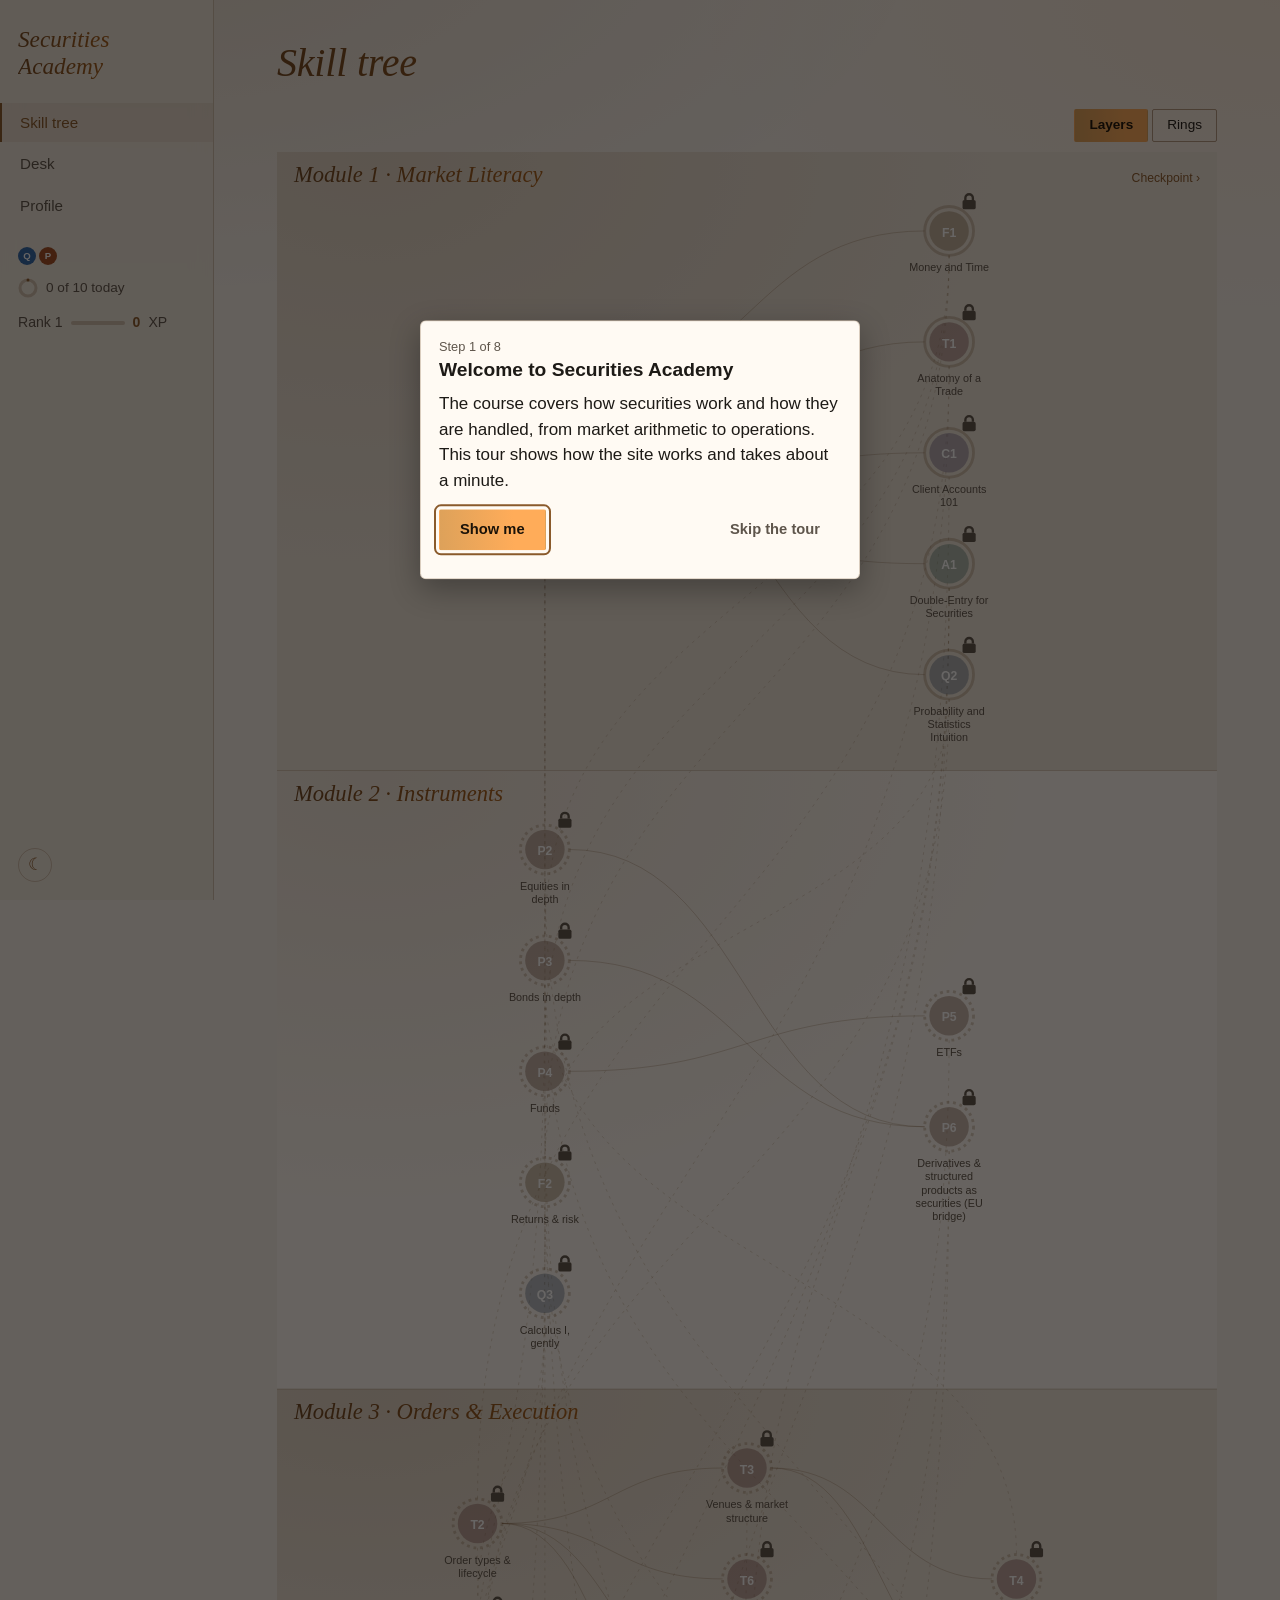
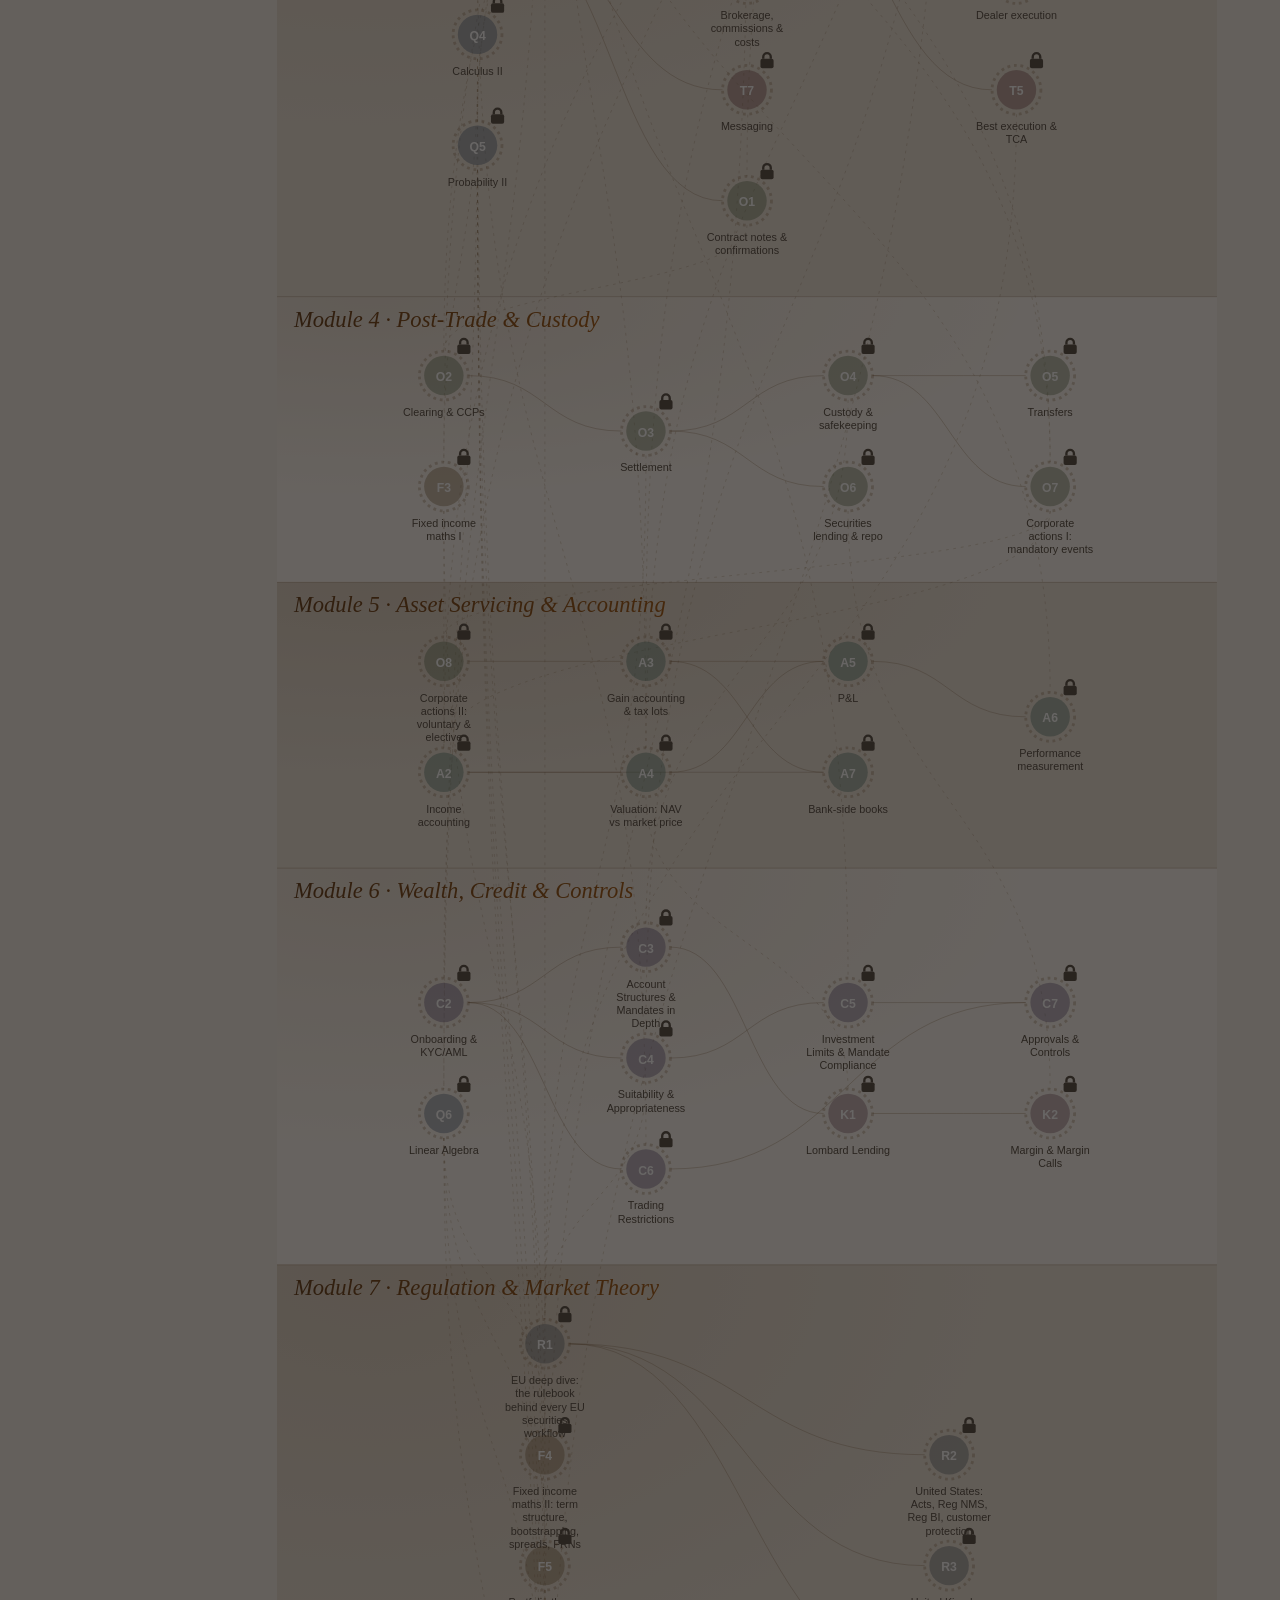
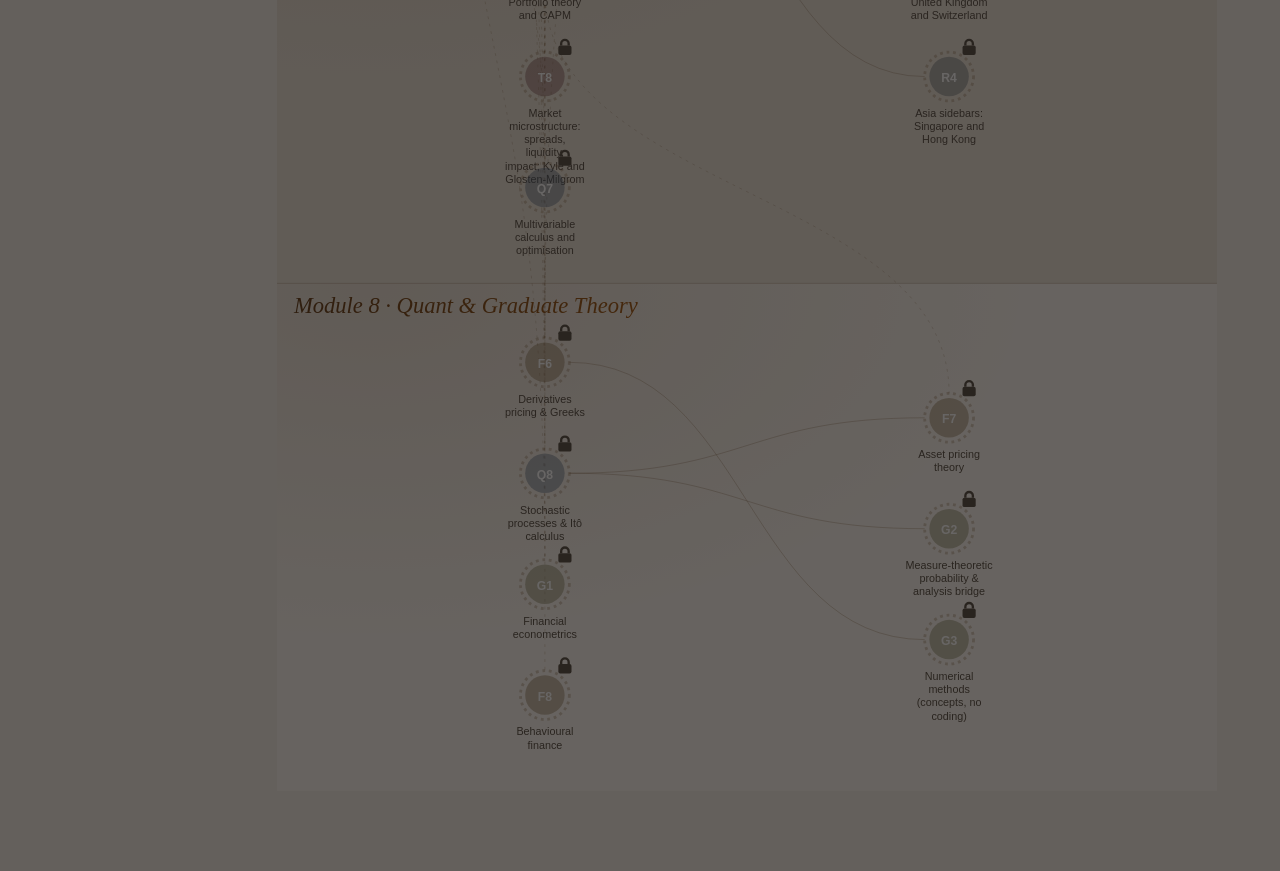
<file: index.html>
<!DOCTYPE html>
<html lang="en">
<head>
  <meta charset="utf-8">
  <meta name="viewport" content="width=device-width, initial-scale=1, viewport-fit=cover">
  <meta name="color-scheme" content="light dark">
  <title>Securities Academy</title>
  <link rel="icon" type="image/svg+xml" href="img/icon.svg">
  <script>/* theme before first paint: saved choice, else the system setting (followed live until the user picks one) */
  (function () { var d = document.documentElement, m = window.matchMedia && matchMedia('(prefers-color-scheme: light)'), saved = null;
    try { saved = localStorage.getItem('sa-theme'); } catch (e) {}
    d.setAttribute('data-theme', saved || (m && m.matches ? 'light' : 'dark'));
    try { var acc = JSON.parse(localStorage.getItem('sa-state-v1') || '{}').settings.accent; if (acc && acc !== 'copper') d.setAttribute('data-accent', acc); } catch (e) {}
    if (m && m.addEventListener) m.addEventListener('change', function (e) { var s = null; try { s = localStorage.getItem('sa-theme'); } catch (x) {} if (!s) { d.setAttribute('data-theme', e.matches ? 'light' : 'dark'); if (window.SA && SA.app && SA.app.refreshHeader) SA.app.refreshHeader(); } });
  })();</script>
  <link rel="stylesheet" href="vendor/katex/katex.min.css">
  <link rel="stylesheet" href="css/app.css?v=afa4e4afff">
</head>
<body>
  <button type="button" class="skip" onclick="document.getElementById('app').focus()">Skip to content</button>
  <header id="hdr" class="hdr"></header>
  <main id="app" tabindex="-1"><noscript>This course needs JavaScript.</noscript></main>
  <script src="vendor/katex/katex.min.js"></script>
  <script src="js/core.js?v=afa4e4afff"></script>
  <script src="js/games/blitz.js?v=afa4e4afff"></script>
  <script src="js/games/blitz-ledger.js?v=afa4e4afff"></script>
  <script src="js/games/ledger.js?v=afa4e4afff"></script>
  <script src="content/index.js?v=afa4e4afff"></script>
  <script src="js/storage.js?v=afa4e4afff"></script>
  <script src="js/markdown.js?v=afa4e4afff"></script>
  <script src="js/render.js?v=afa4e4afff"></script>
  <script src="js/views.js?v=afa4e4afff"></script>
  <script src="js/tour.js?v=afa4e4afff"></script>
  <script src="js/app.js?v=afa4e4afff"></script>
  <script src="js/calc.js?v=afa4e4afff"></script>
</body>
</html>
</file>
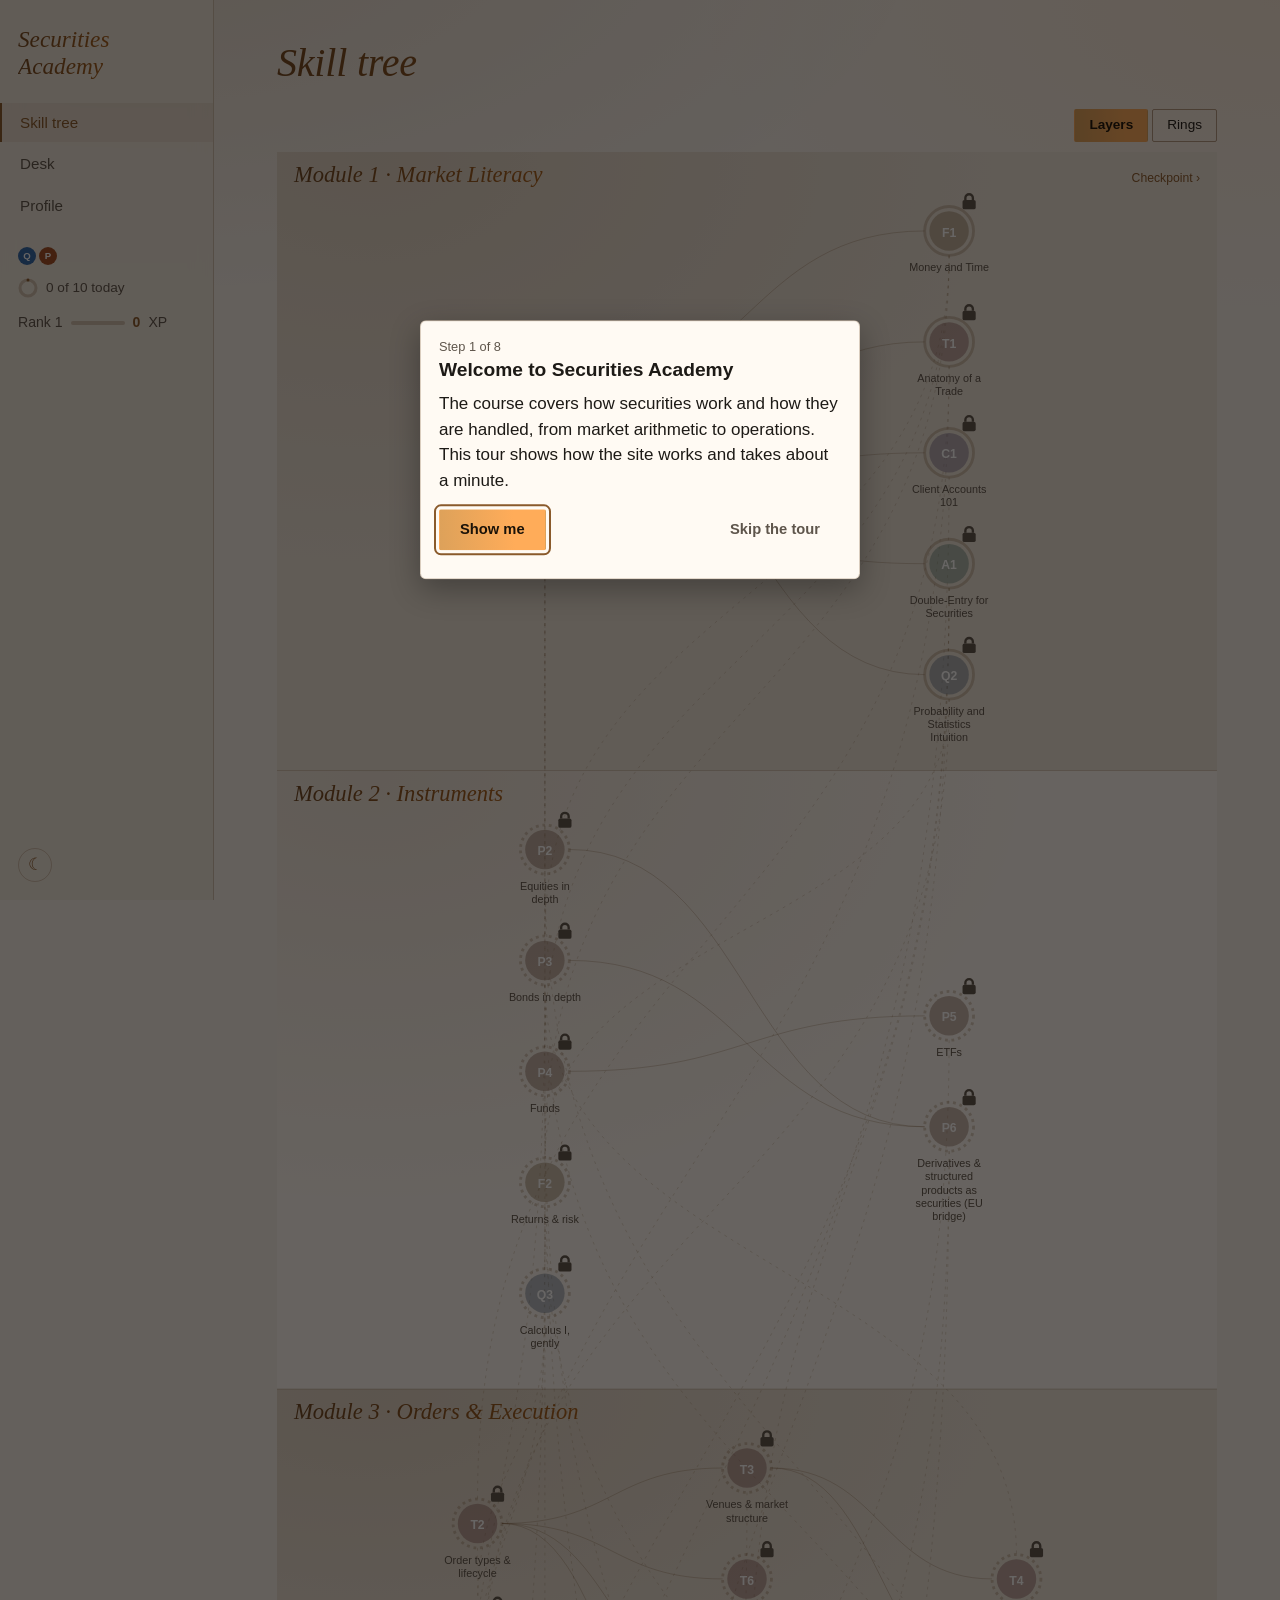
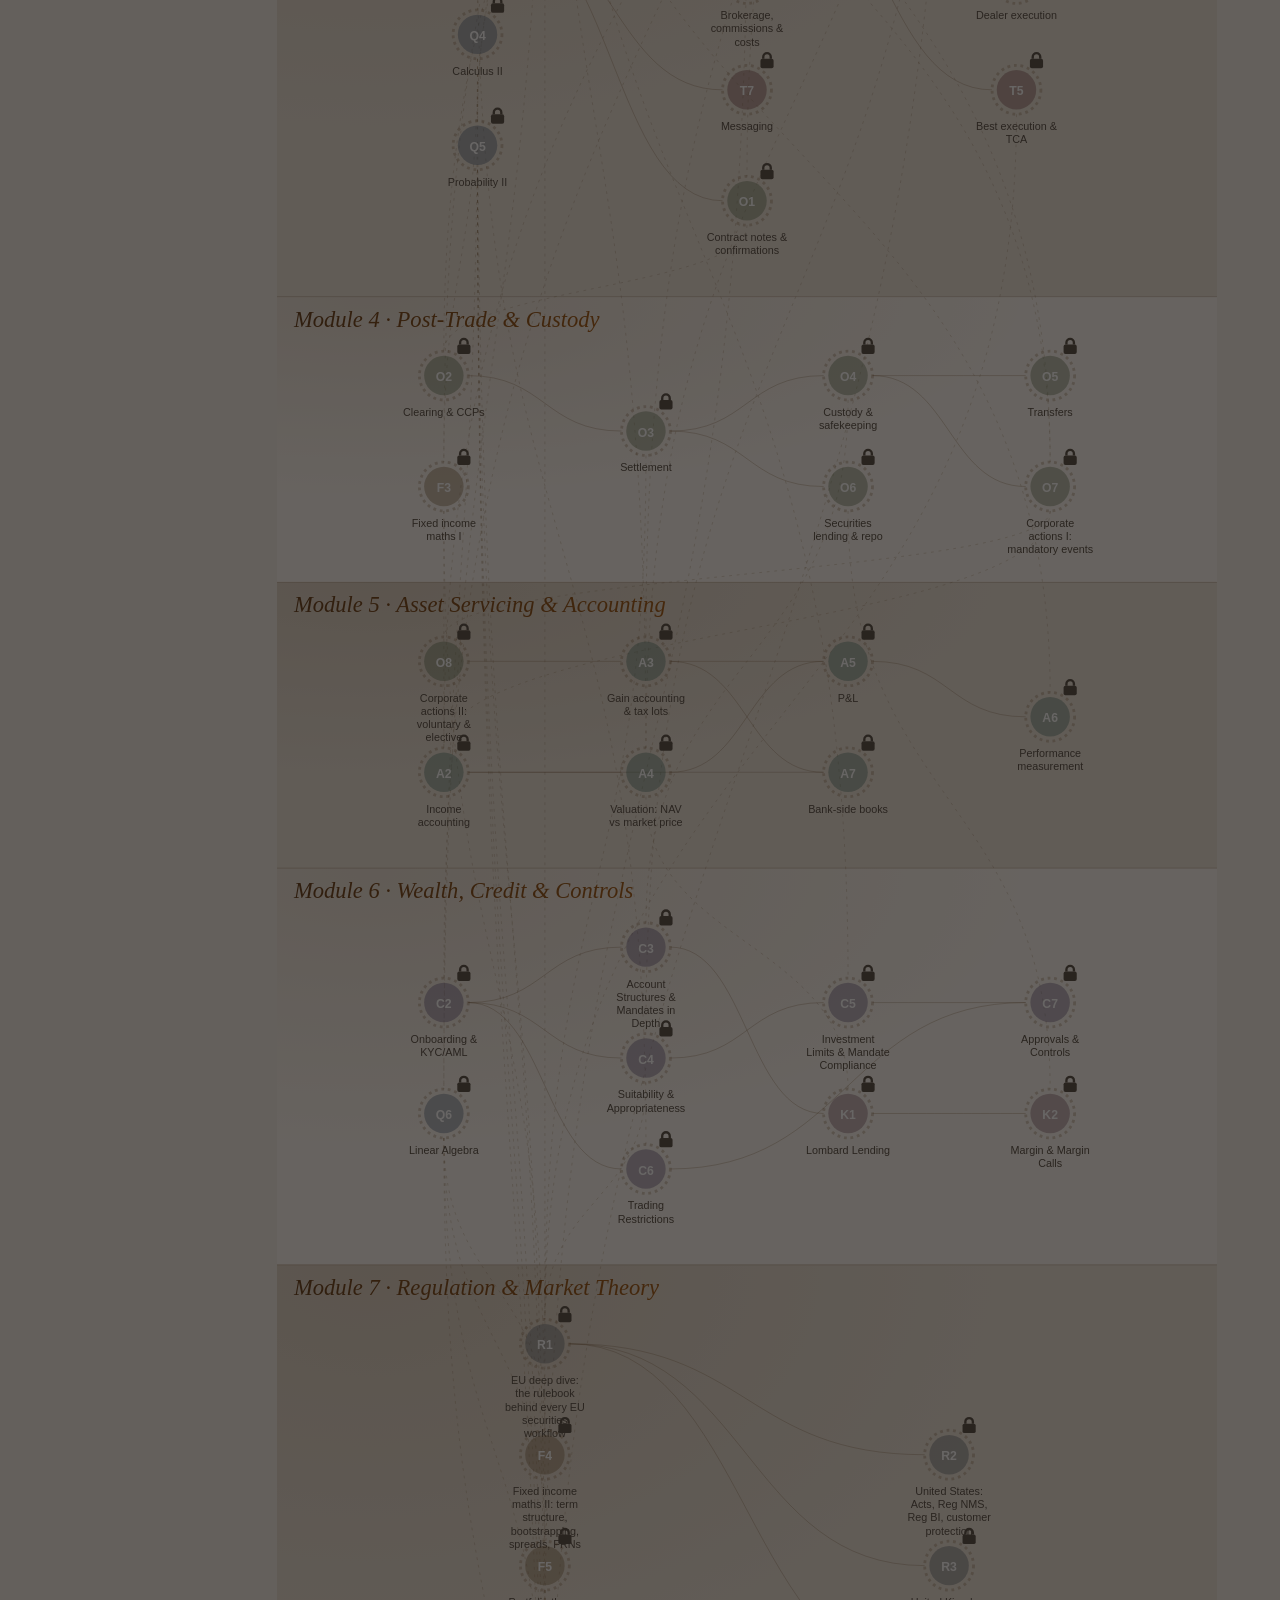
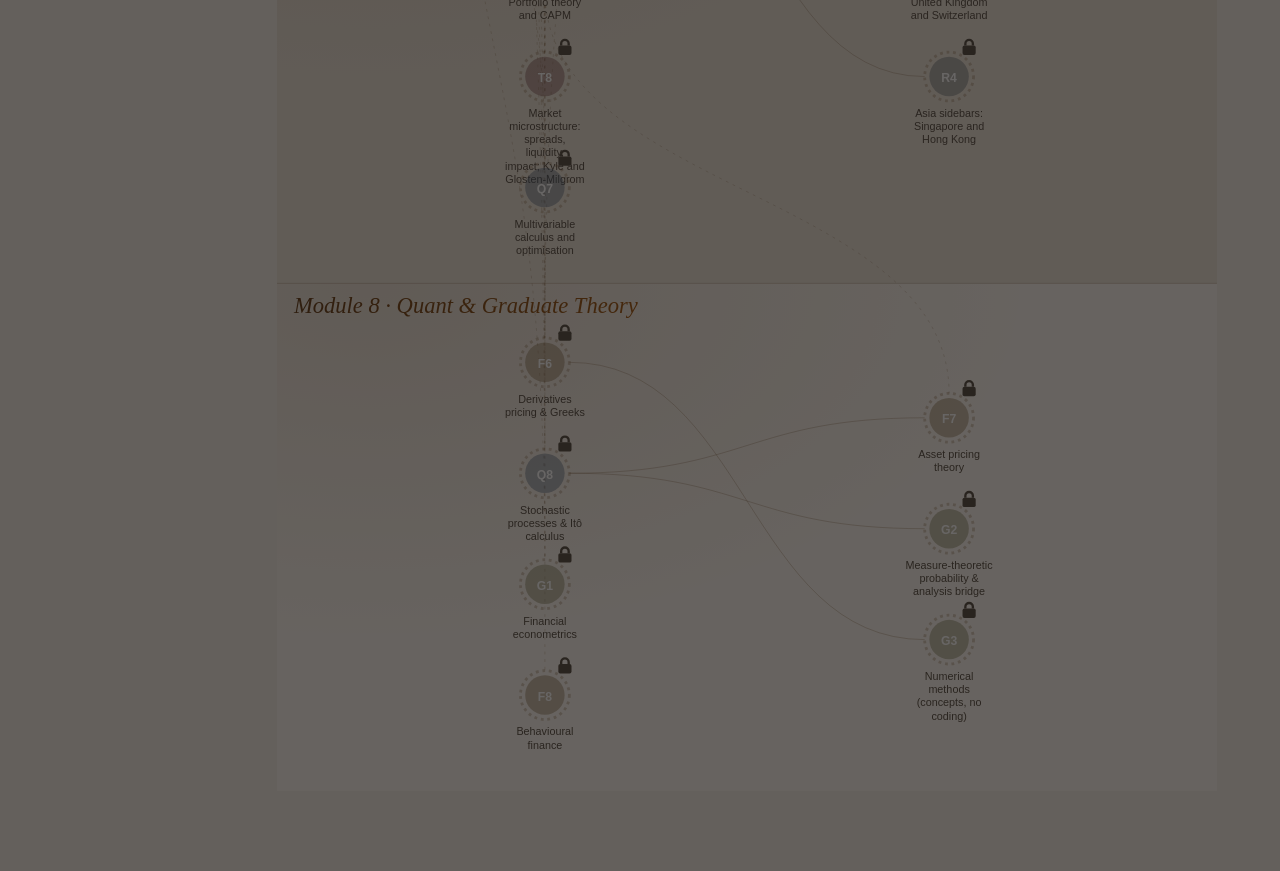
<file: app/index.html>
<!DOCTYPE html>
<html lang="en">
<head>
  <meta charset="utf-8">
  <meta name="viewport" content="width=device-width, initial-scale=1, viewport-fit=cover">
  <meta name="color-scheme" content="light dark">
  <title>Securities Academy</title>
  <link rel="icon" type="image/svg+xml" href="img/icon.svg">
  <script>/* theme before first paint: saved choice, else the system setting (followed live until the user picks one) */
  (function () { var d = document.documentElement, m = window.matchMedia && matchMedia('(prefers-color-scheme: light)'), saved = null;
    try { saved = localStorage.getItem('sa-theme'); } catch (e) {}
    d.setAttribute('data-theme', saved || (m && m.matches ? 'light' : 'dark'));
    try { var acc = JSON.parse(localStorage.getItem('sa-state-v1') || '{}').settings.accent; if (acc && acc !== 'copper') d.setAttribute('data-accent', acc); } catch (e) {}
    if (m && m.addEventListener) m.addEventListener('change', function (e) { var s = null; try { s = localStorage.getItem('sa-theme'); } catch (x) {} if (!s) { d.setAttribute('data-theme', e.matches ? 'light' : 'dark'); if (window.SA && SA.app && SA.app.refreshHeader) SA.app.refreshHeader(); } });
  })();</script>
  <link rel="stylesheet" href="vendor/katex/katex.min.css">
  <link rel="stylesheet" href="css/app.css?v=a622ac328d">
</head>
<body>
  <button type="button" class="skip" onclick="document.getElementById('app').focus()">Skip to content</button>
  <header id="hdr" class="hdr"></header>
  <main id="app" tabindex="-1"><noscript>This course needs JavaScript.</noscript></main>
  <script src="vendor/katex/katex.min.js"></script>
  <script src="js/core.js?v=a622ac328d"></script>
  <script src="js/games/blitz.js?v=a622ac328d"></script>
  <script src="js/games/blitz-ledger.js?v=a622ac328d"></script>
  <script src="js/games/ledger.js?v=a622ac328d"></script>
  <script src="content/index.js?v=a622ac328d"></script>
  <script src="js/storage.js?v=a622ac328d"></script>
  <script src="js/markdown.js?v=a622ac328d"></script>
  <script src="js/render.js?v=a622ac328d"></script>
  <script src="js/views.js?v=a622ac328d"></script>
  <script src="js/tour.js?v=a622ac328d"></script>
  <script src="js/app.js?v=a622ac328d"></script>
  <script src="js/calc.js?v=a622ac328d"></script>
</body>
</html>
</file>
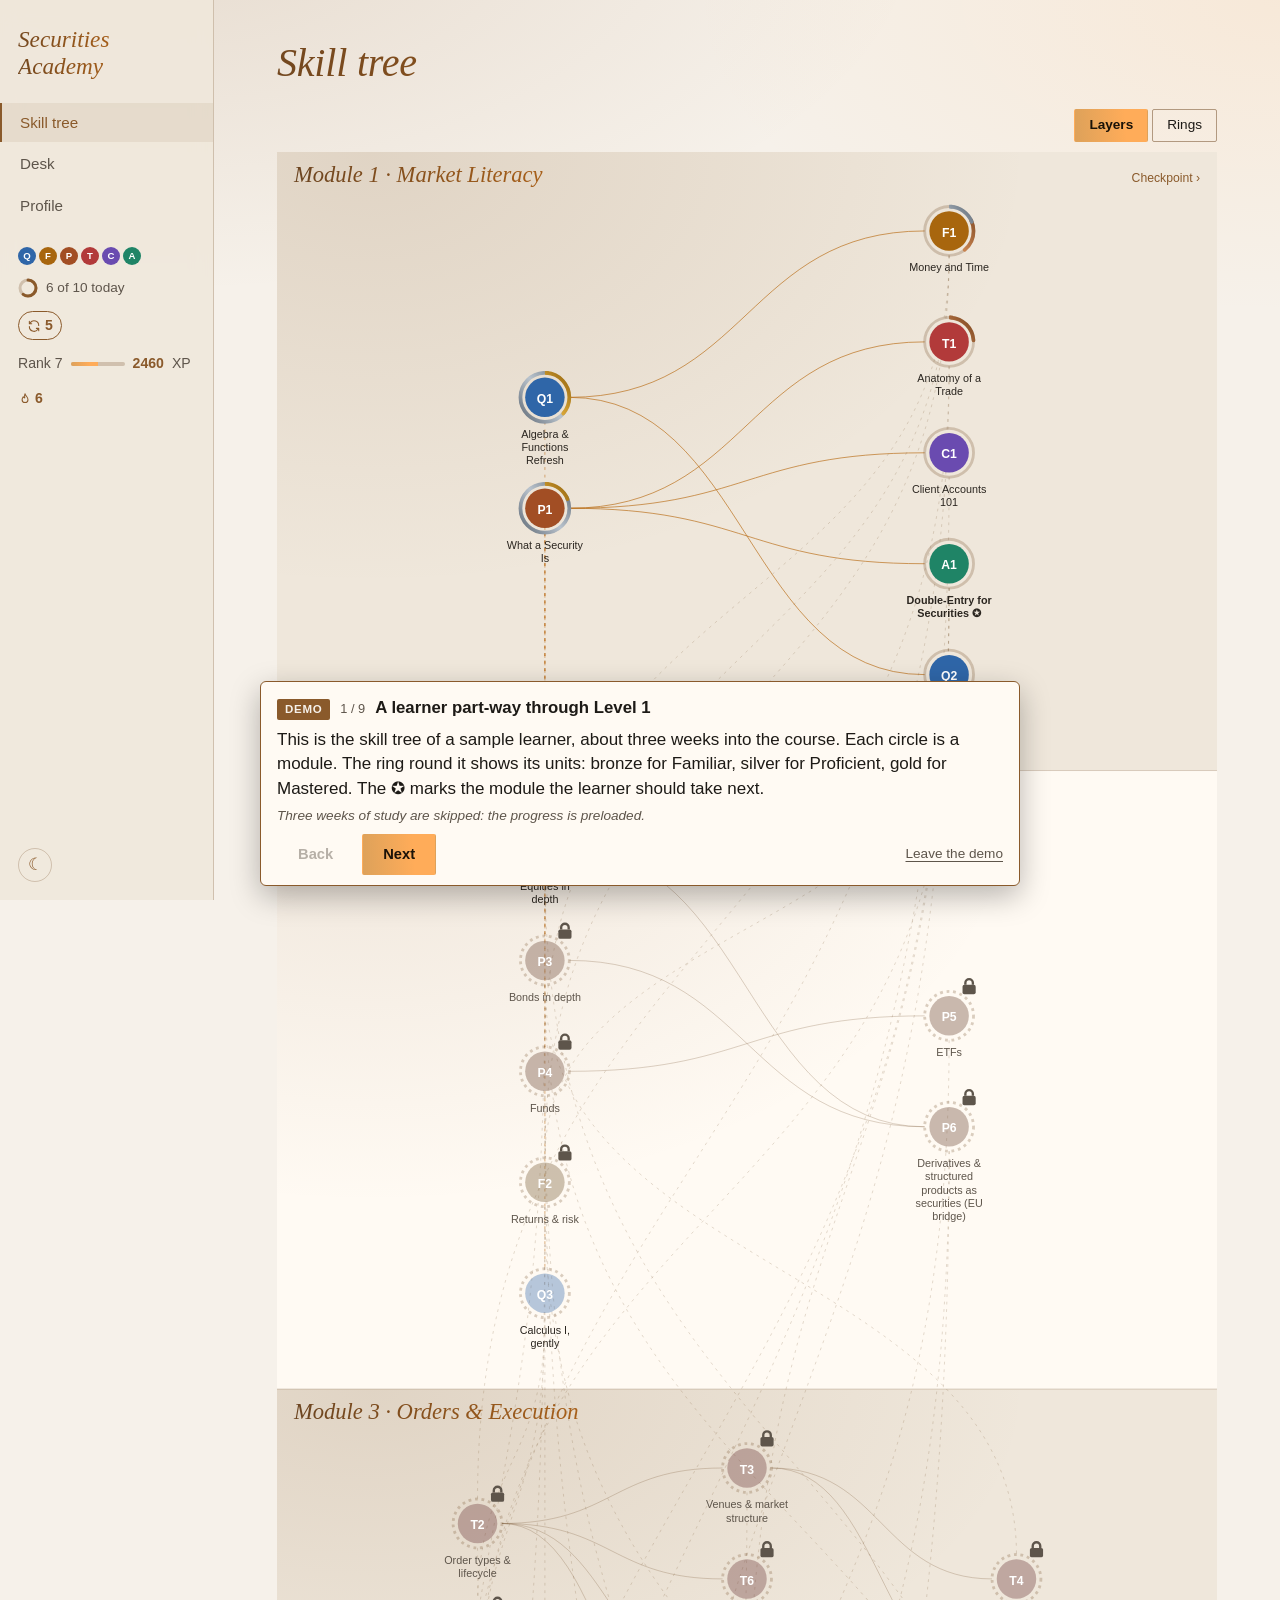
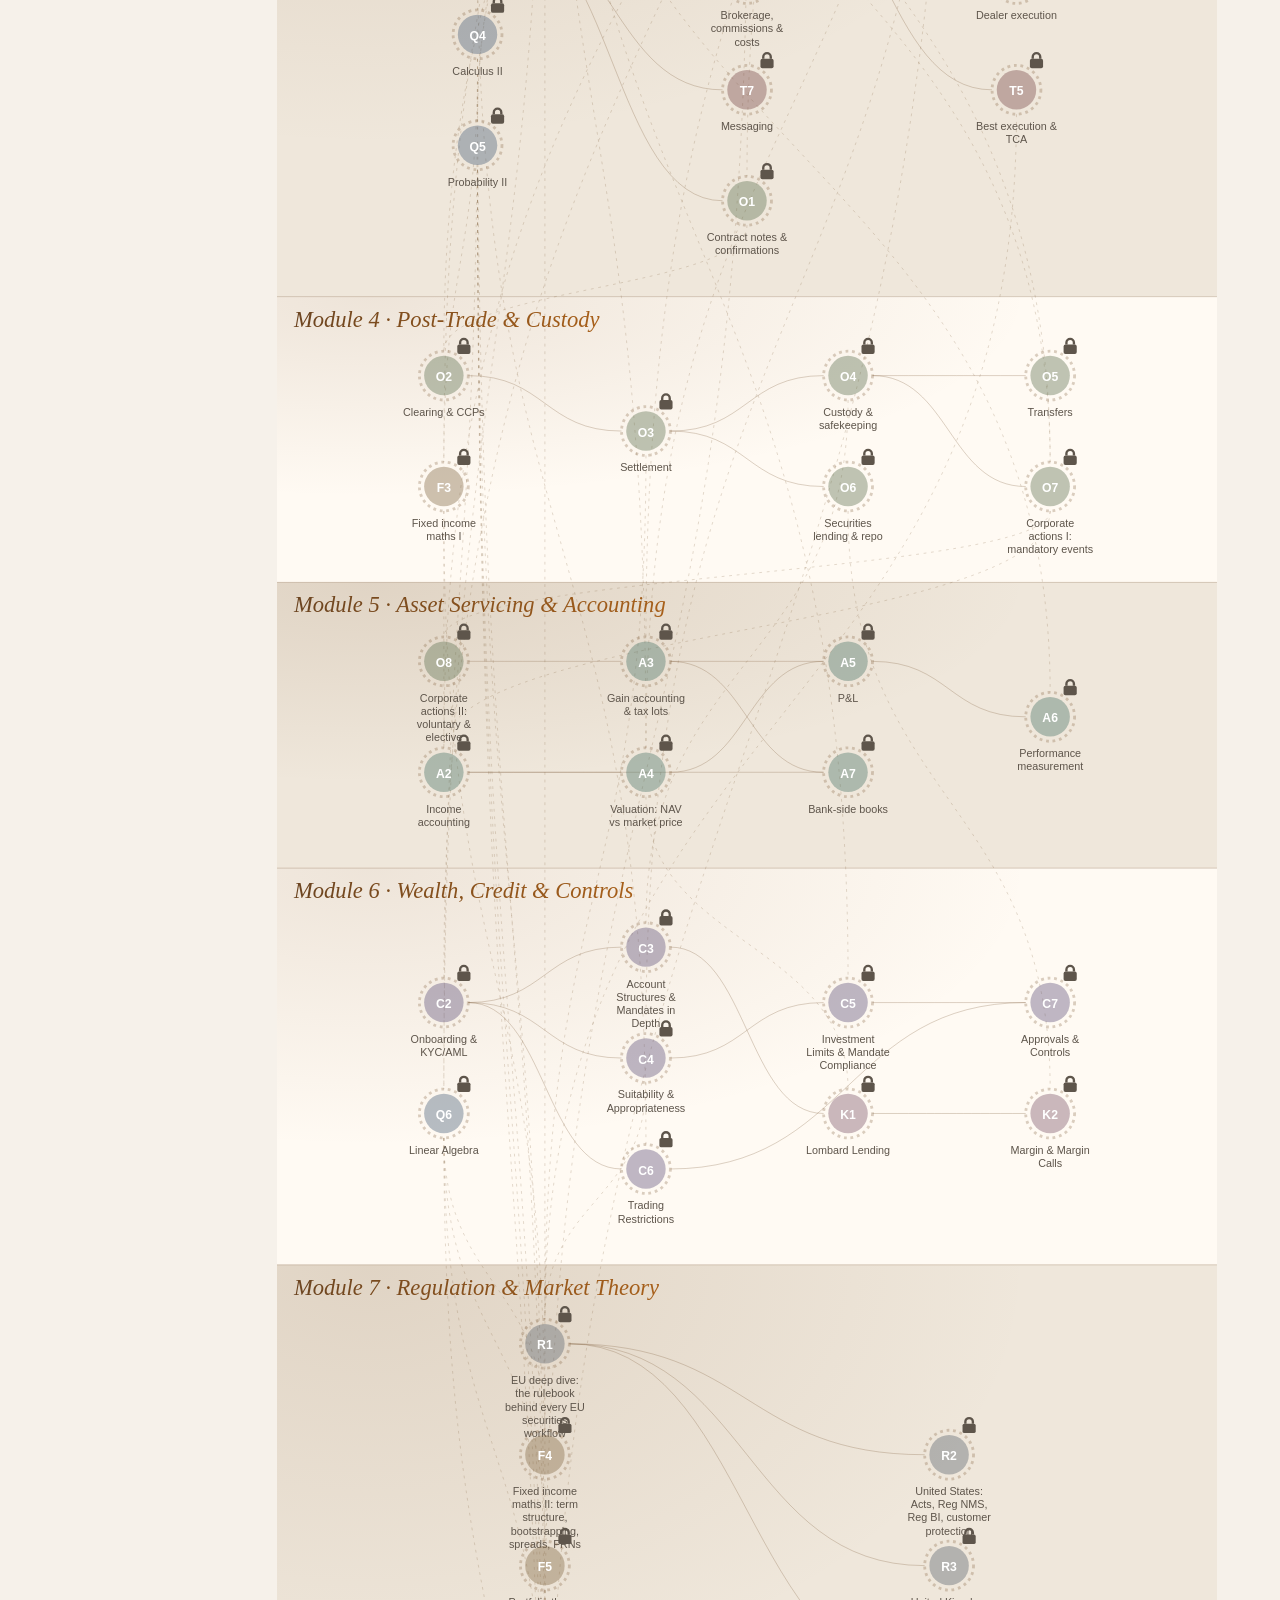
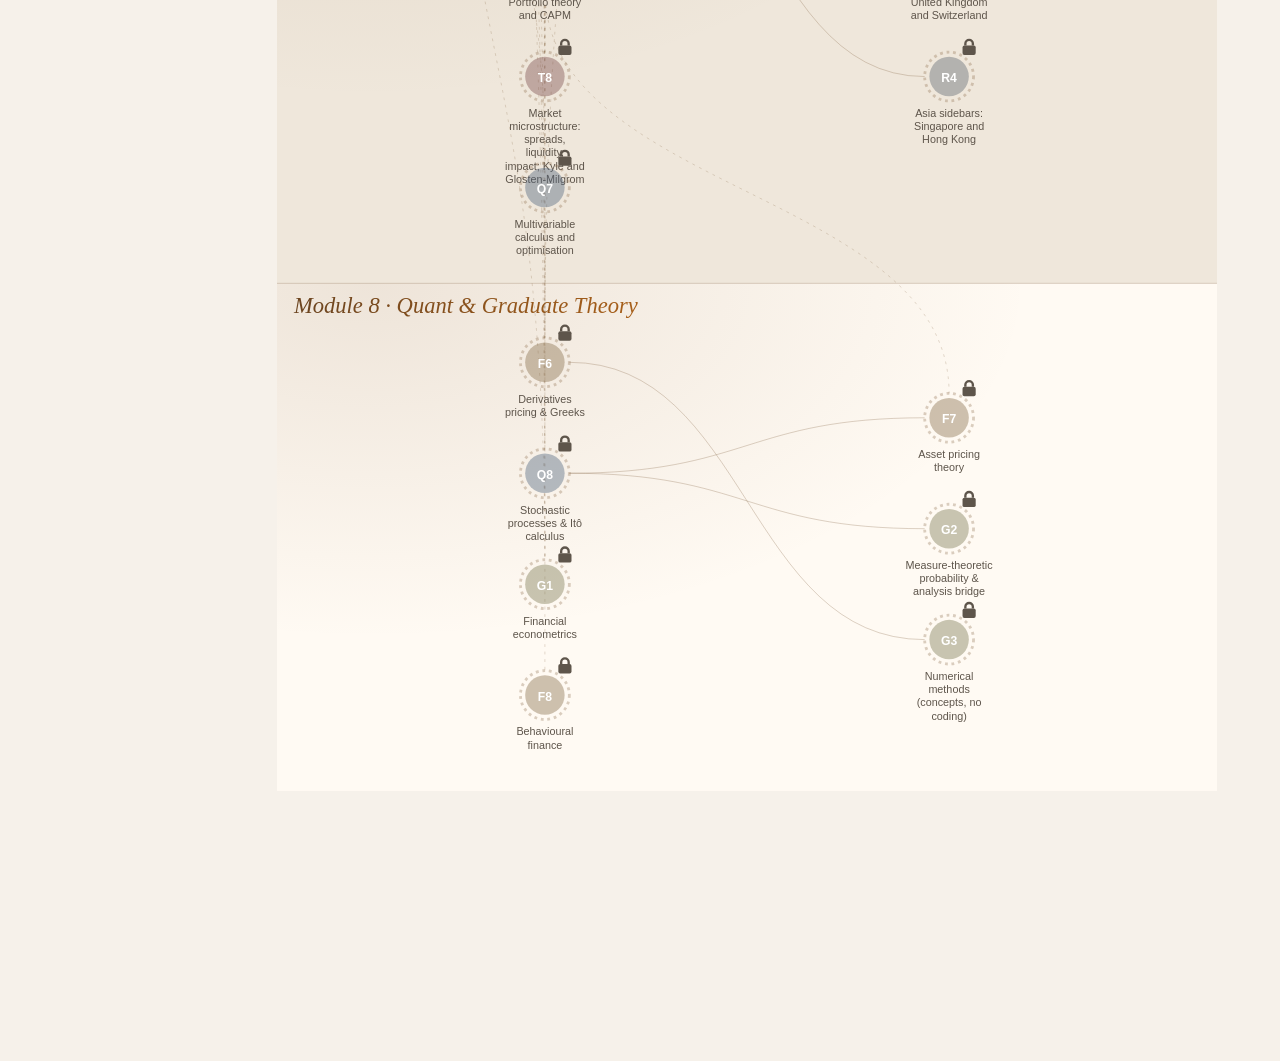
<file: demo/index.html>
<!DOCTYPE html>
<html lang="en">
<head>
  <meta charset="utf-8">
  <title>Securities Academy: demo</title>
  <meta name="viewport" content="width=device-width, initial-scale=1">
  <meta http-equiv="refresh" content="0; url=../demo.html">
  <link rel="canonical" href="../demo.html">
  <script>location.replace('../demo.html' + location.hash);</script>
</head>
<body style="font-family: sans-serif; padding: 24px;"><p>Opening the demo… If nothing happens, <a href="../demo.html">open the demo here</a>.</p></body>
</html>
</file>
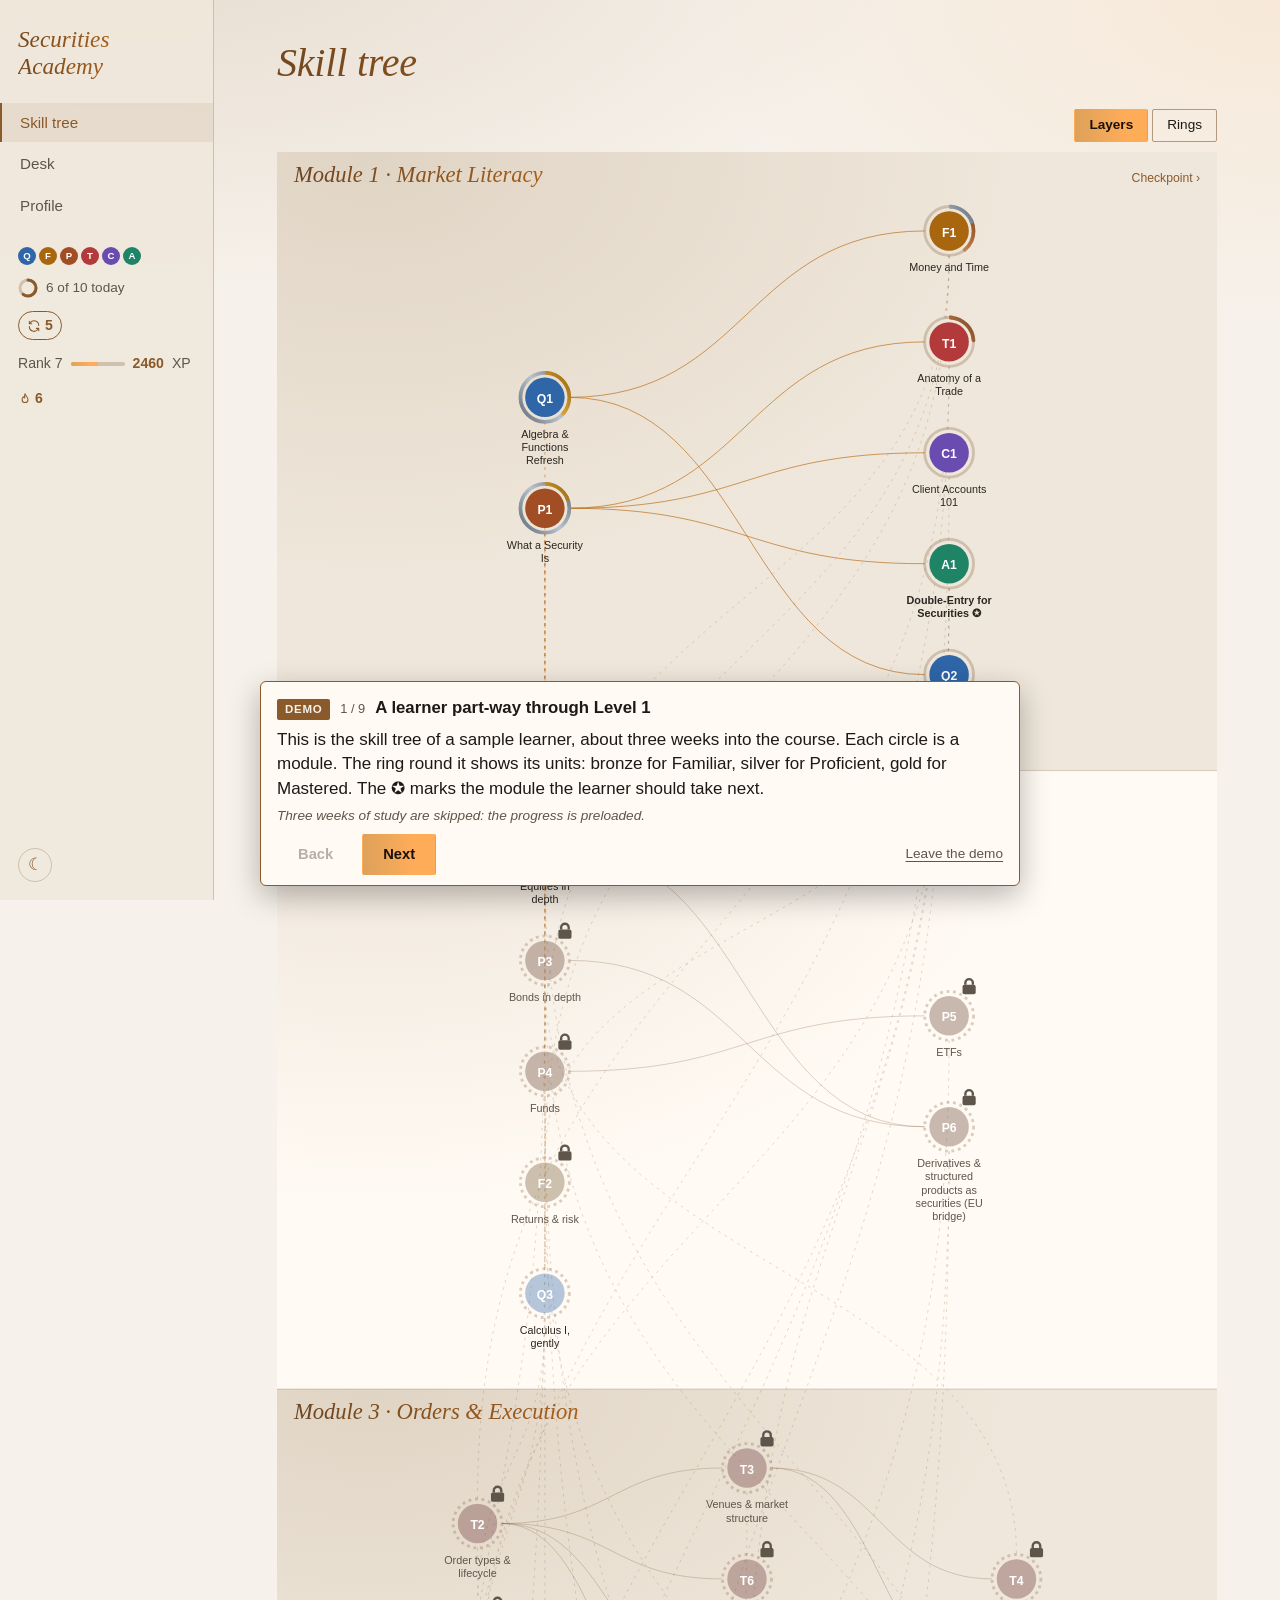
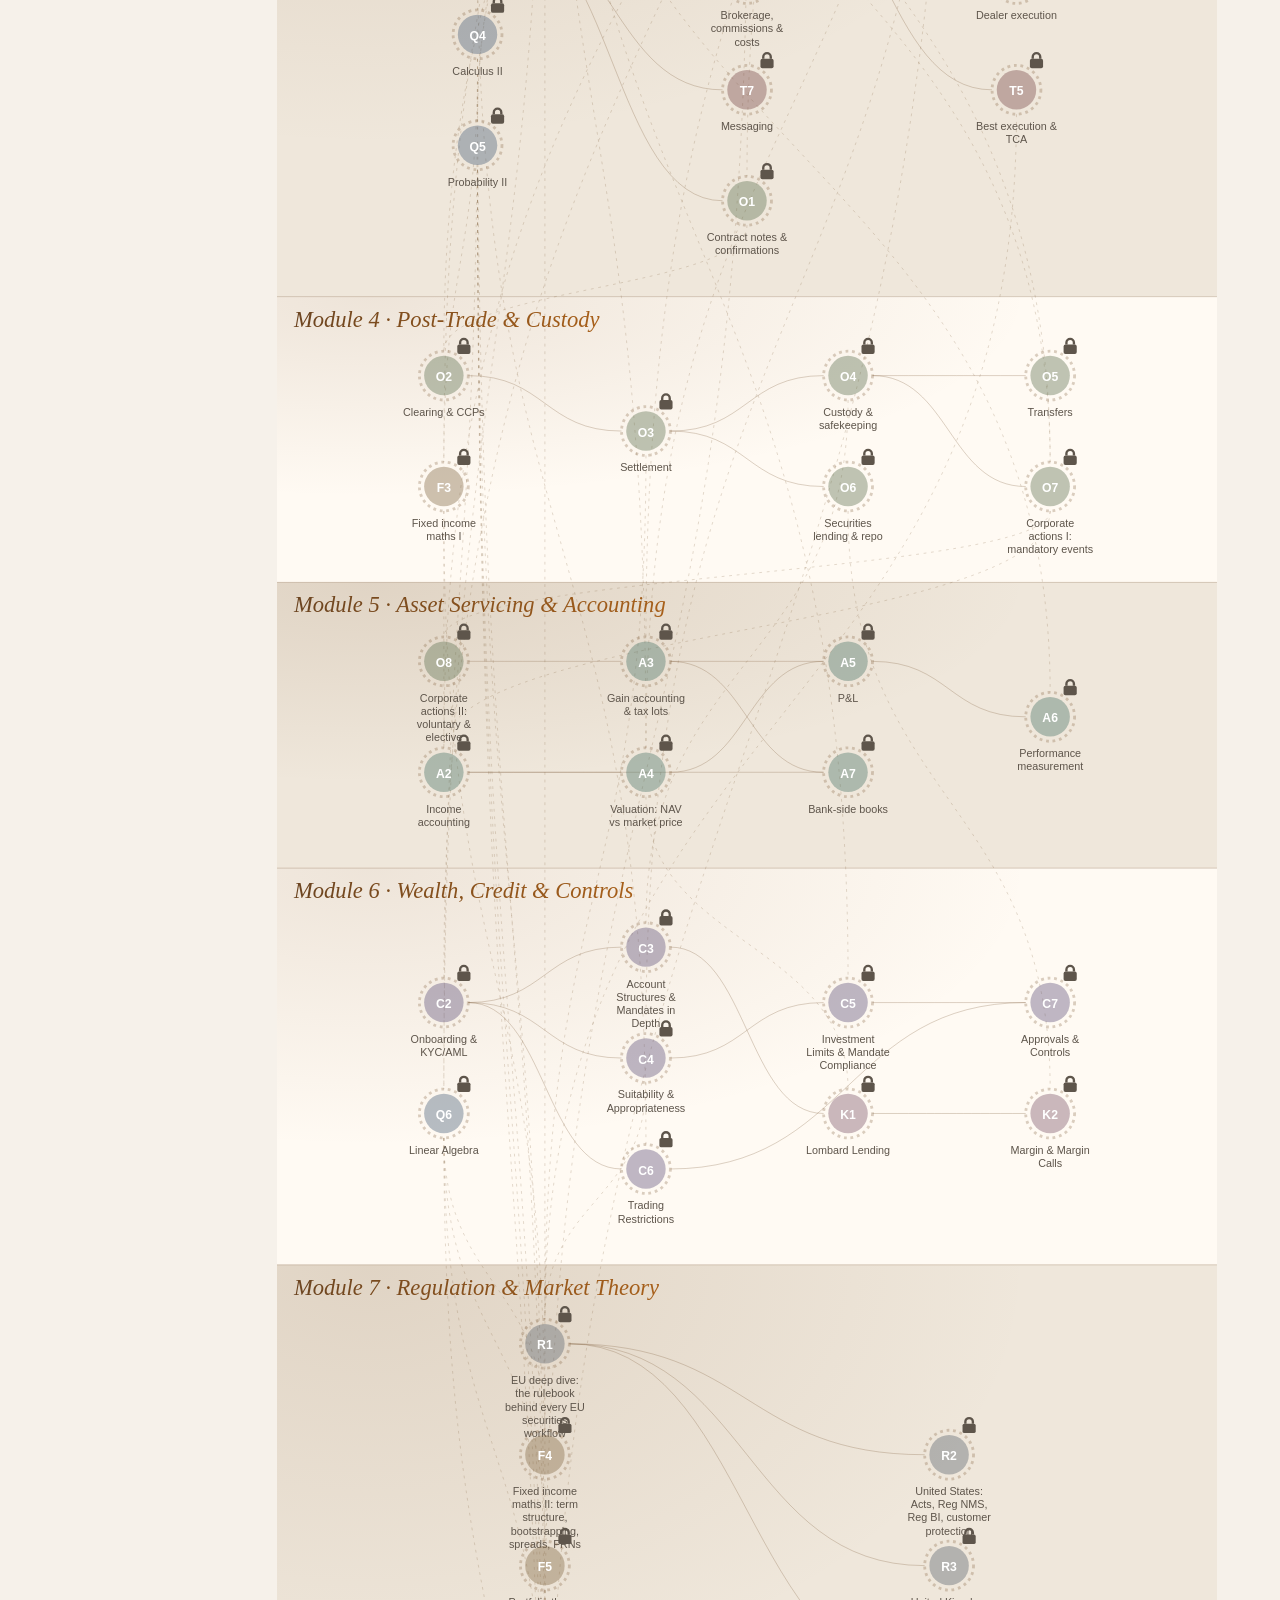
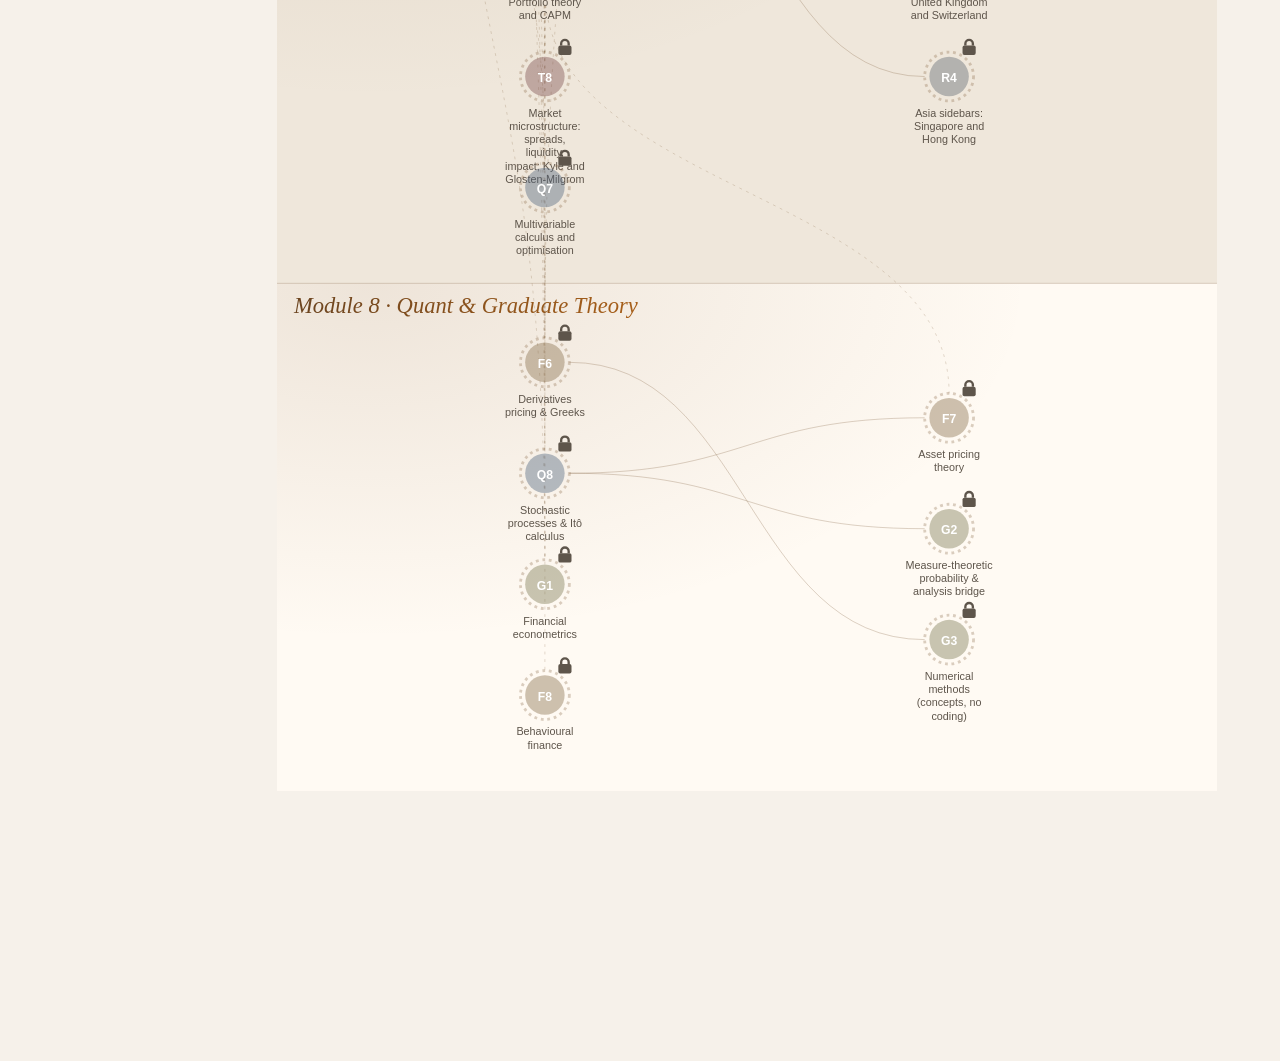
<file: demo.html>
<!DOCTYPE html>
<html lang="en">
<head>
  <meta charset="utf-8">
  <meta name="viewport" content="width=device-width, initial-scale=1, viewport-fit=cover">
  <meta name="color-scheme" content="light dark">
  <title>Securities Academy: demo</title>
  <script>/* demo: an in-memory stand-in for localStorage, so nothing the demo does reaches the real course on this device.
     It starts with the real light/dark choice only. */
  (function () { var real = null; try { real = window.localStorage.getItem('sa-theme'); } catch (e) {}
    var m = {}; if (real) m['sa-theme'] = real;
    var s = { getItem: function (k) { return Object.prototype.hasOwnProperty.call(m, k) ? m[k] : null; }, setItem: function (k, v) { m[k] = String(v); },
      removeItem: function (k) { delete m[k]; }, clear: function () { m = {}; }, key: function (i) { return Object.keys(m)[i] || null; }, get length() { return Object.keys(m).length; } };
    try { Object.defineProperty(window, 'localStorage', { value: s, configurable: true }); } catch (e) {}
  })();</script>
  <link rel="icon" type="image/svg+xml" href="img/icon.svg">
  <script>/* theme before first paint: saved choice, else the system setting (followed live until the user picks one) */
  (function () { var d = document.documentElement, m = window.matchMedia && matchMedia('(prefers-color-scheme: light)'), saved = null;
    try { saved = localStorage.getItem('sa-theme'); } catch (e) {}
    d.setAttribute('data-theme', saved || (m && m.matches ? 'light' : 'dark'));
    try { var acc = JSON.parse(localStorage.getItem('sa-state-v1') || '{}').settings.accent; if (acc && acc !== 'copper') d.setAttribute('data-accent', acc); } catch (e) {}
    if (m && m.addEventListener) m.addEventListener('change', function (e) { var s = null; try { s = localStorage.getItem('sa-theme'); } catch (x) {} if (!s) { d.setAttribute('data-theme', e.matches ? 'light' : 'dark'); if (window.SA && SA.app && SA.app.refreshHeader) SA.app.refreshHeader(); } });
  })();</script>
  <link rel="stylesheet" href="vendor/katex/katex.min.css">
  <link rel="stylesheet" href="css/app.css?v=afa4e4afff">
</head>
<body>
  <button type="button" class="skip" onclick="document.getElementById('app').focus()">Skip to content</button>
  <header id="hdr" class="hdr"></header>
  <main id="app" tabindex="-1"><noscript>This course needs JavaScript.</noscript></main>
  <script src="vendor/katex/katex.min.js"></script>
  <script src="js/core.js?v=afa4e4afff"></script>
  <script src="js/games/blitz.js?v=afa4e4afff"></script>
  <script src="js/games/blitz-ledger.js?v=afa4e4afff"></script>
  <script src="js/games/ledger.js?v=afa4e4afff"></script>
  <script src="content/index.js?v=afa4e4afff"></script>
  <script src="js/storage.js?v=afa4e4afff"></script>
  <script src="js/markdown.js?v=afa4e4afff"></script>
  <script src="js/render.js?v=afa4e4afff"></script>
  <script src="js/views.js?v=afa4e4afff"></script>
  <script src="js/demo.js?v=afa4e4afff"></script>
  <script src="js/app.js?v=afa4e4afff"></script>
  <script src="js/calc.js?v=afa4e4afff"></script>
</body>
</html>
</file>
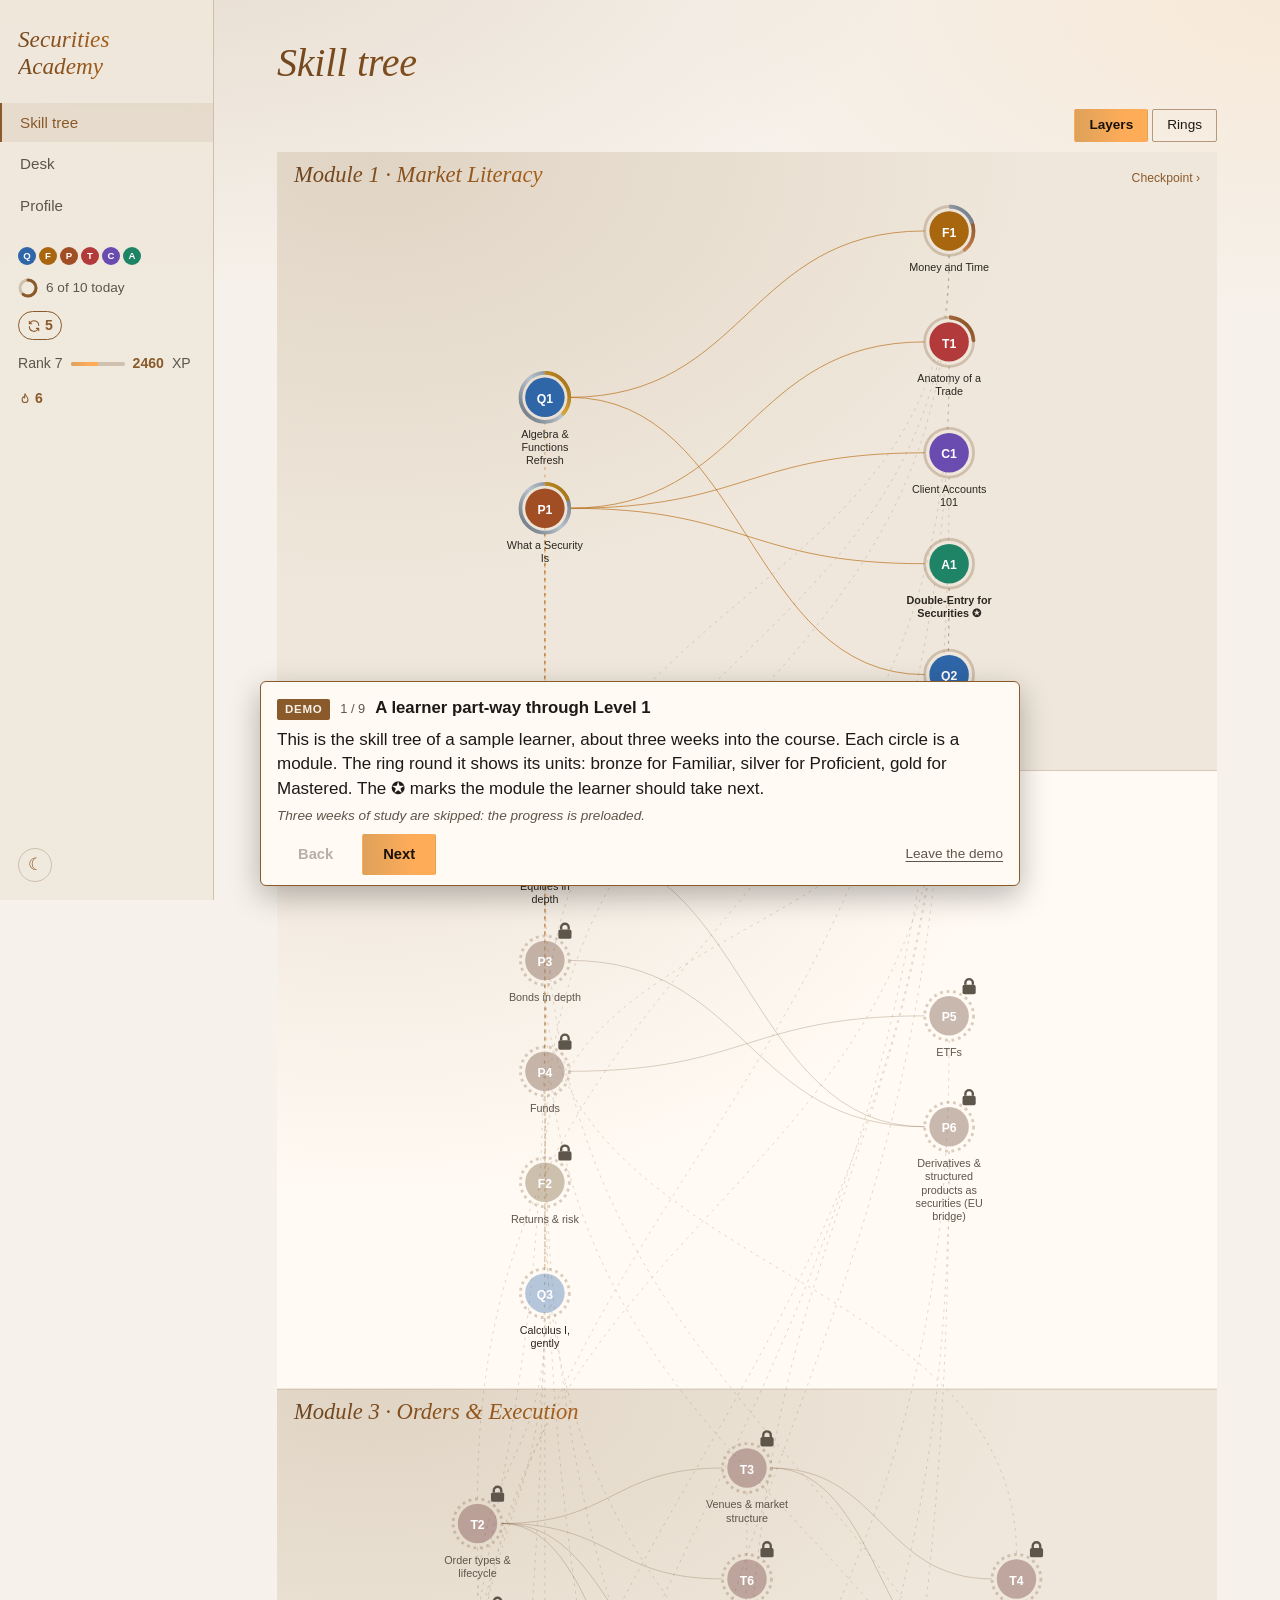
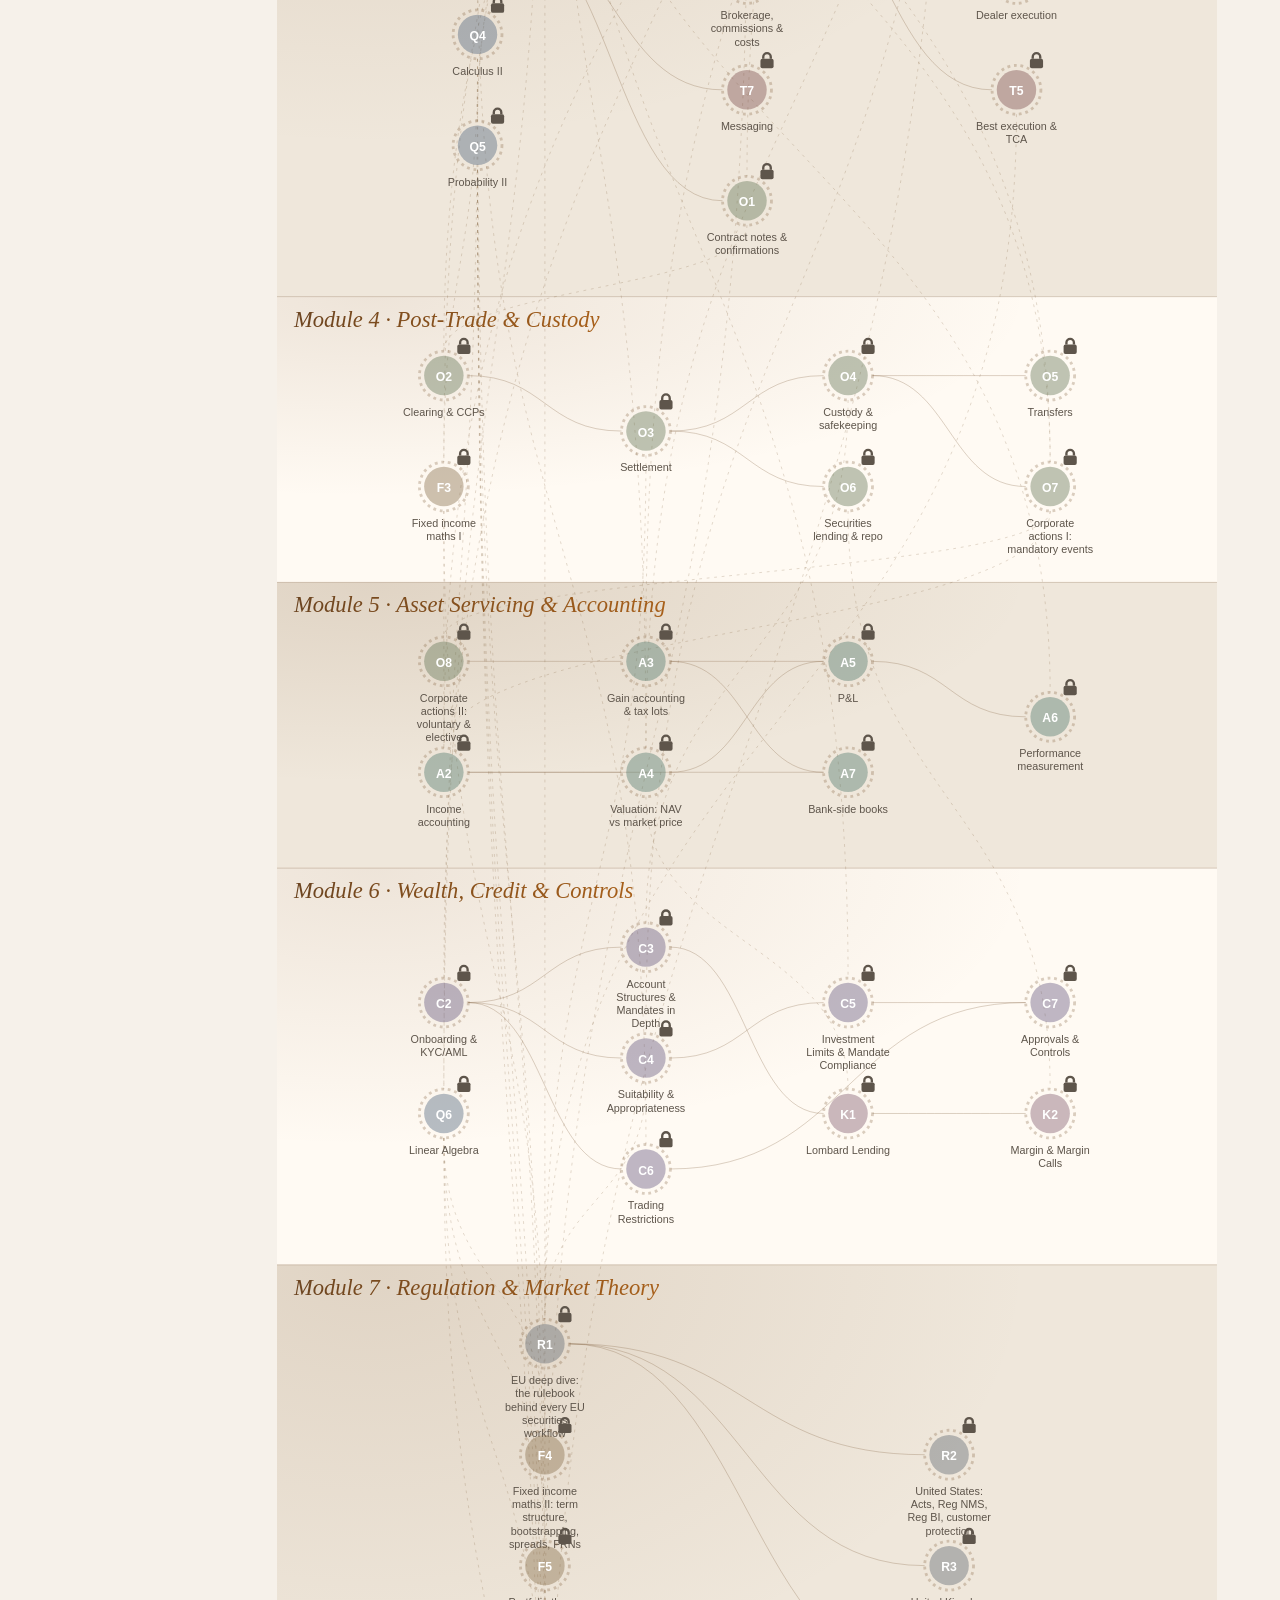
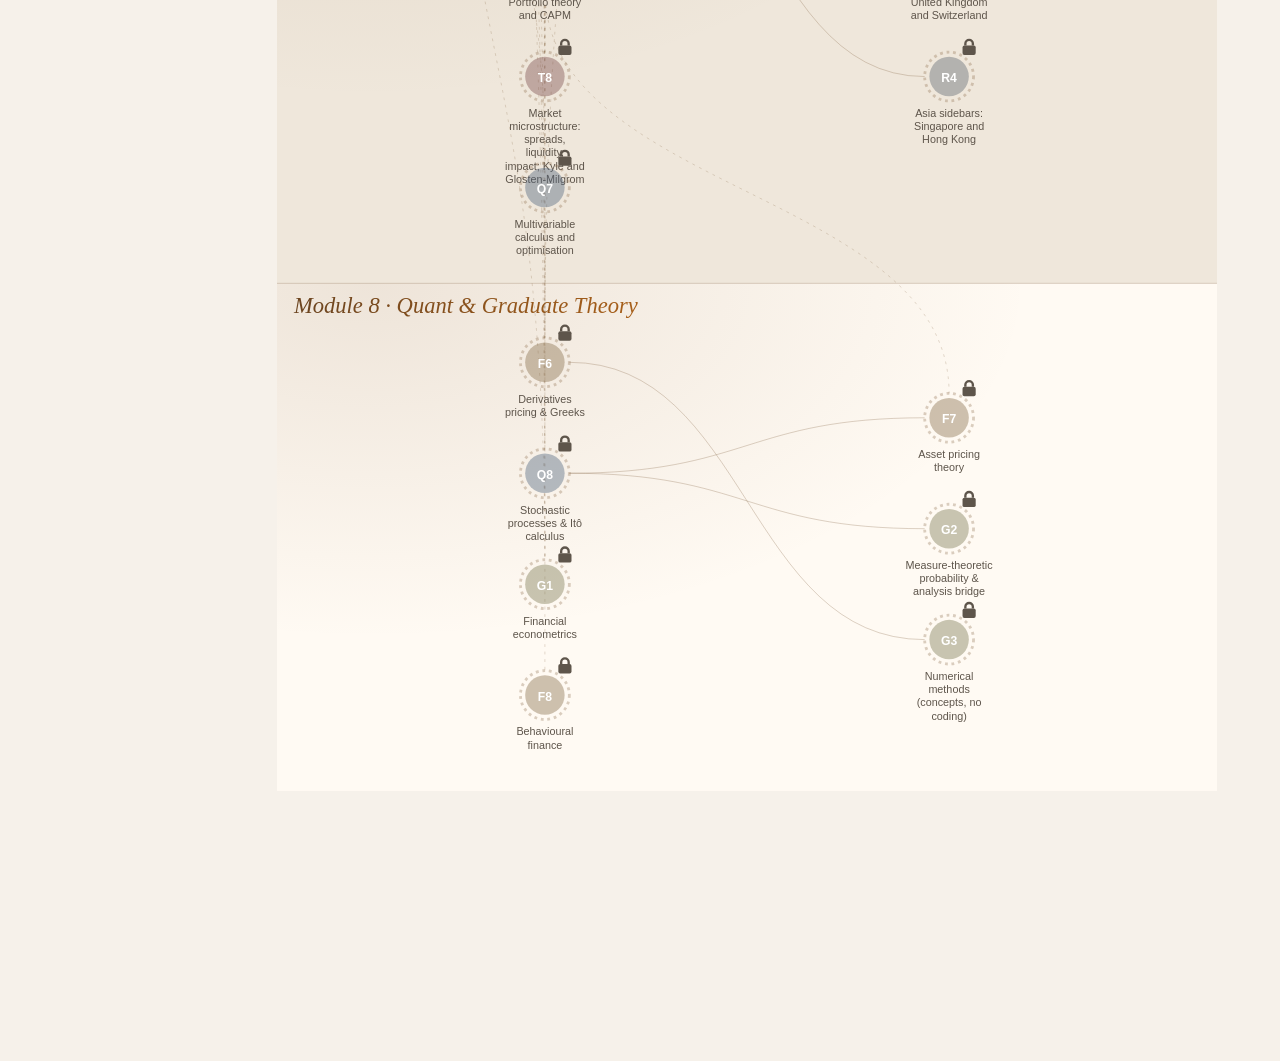
<file: app/demo.html>
<!DOCTYPE html>
<html lang="en">
<head>
  <meta charset="utf-8">
  <meta name="viewport" content="width=device-width, initial-scale=1, viewport-fit=cover">
  <meta name="color-scheme" content="light dark">
  <title>Securities Academy: demo</title>
  <script>/* demo: an in-memory stand-in for localStorage, so nothing the demo does reaches the real course on this device.
     It starts with the real light/dark choice only. */
  (function () { var real = null; try { real = window.localStorage.getItem('sa-theme'); } catch (e) {}
    var m = {}; if (real) m['sa-theme'] = real;
    var s = { getItem: function (k) { return Object.prototype.hasOwnProperty.call(m, k) ? m[k] : null; }, setItem: function (k, v) { m[k] = String(v); },
      removeItem: function (k) { delete m[k]; }, clear: function () { m = {}; }, key: function (i) { return Object.keys(m)[i] || null; }, get length() { return Object.keys(m).length; } };
    try { Object.defineProperty(window, 'localStorage', { value: s, configurable: true }); } catch (e) {}
  })();</script>
  <link rel="icon" type="image/svg+xml" href="img/icon.svg">
  <script>/* theme before first paint: saved choice, else the system setting (followed live until the user picks one) */
  (function () { var d = document.documentElement, m = window.matchMedia && matchMedia('(prefers-color-scheme: light)'), saved = null;
    try { saved = localStorage.getItem('sa-theme'); } catch (e) {}
    d.setAttribute('data-theme', saved || (m && m.matches ? 'light' : 'dark'));
    try { var acc = JSON.parse(localStorage.getItem('sa-state-v1') || '{}').settings.accent; if (acc && acc !== 'copper') d.setAttribute('data-accent', acc); } catch (e) {}
    if (m && m.addEventListener) m.addEventListener('change', function (e) { var s = null; try { s = localStorage.getItem('sa-theme'); } catch (x) {} if (!s) { d.setAttribute('data-theme', e.matches ? 'light' : 'dark'); if (window.SA && SA.app && SA.app.refreshHeader) SA.app.refreshHeader(); } });
  })();</script>
  <link rel="stylesheet" href="vendor/katex/katex.min.css">
  <link rel="stylesheet" href="css/app.css?v=a622ac328d">
</head>
<body>
  <button type="button" class="skip" onclick="document.getElementById('app').focus()">Skip to content</button>
  <header id="hdr" class="hdr"></header>
  <main id="app" tabindex="-1"><noscript>This course needs JavaScript.</noscript></main>
  <script src="vendor/katex/katex.min.js"></script>
  <script src="js/core.js?v=a622ac328d"></script>
  <script src="js/games/blitz.js?v=a622ac328d"></script>
  <script src="js/games/blitz-ledger.js?v=a622ac328d"></script>
  <script src="js/games/ledger.js?v=a622ac328d"></script>
  <script src="content/index.js?v=a622ac328d"></script>
  <script src="js/storage.js?v=a622ac328d"></script>
  <script src="js/markdown.js?v=a622ac328d"></script>
  <script src="js/render.js?v=a622ac328d"></script>
  <script src="js/views.js?v=a622ac328d"></script>
  <script src="js/demo.js?v=a622ac328d"></script>
  <script src="js/app.js?v=a622ac328d"></script>
  <script src="js/calc.js?v=a622ac328d"></script>
</body>
</html>
</file>
<file: css/app.css>
/* Securities Academy - styles. Dark (warm black + copper/amber) by default; parchment variant via :root[data-theme="light"]
   (set before first paint by the inline script in index.html from the saved choice or prefers-color-scheme).
   System fonts only. Gradient text is used only on display sizes (>= 24px). */
:root {
  /* canvas + surfaces */
  --bg: #0b0a08; --bg-deep: #020200; --surface: #14110d; --surface2: #1d1913; --surface3: #26201a;
  --glow: rgba(133, 95, 57, .20); --glow2: rgba(255, 172, 89, .07);
  /* text */
  --text: #e9e3dc; --body: #cfc8c6; --muted: #a79e96; --head: #f3eee8;
  --tan: #b8977a; /* labels / subheadings (AB8763 lightened a touch for small-size AA) */
  --hair: rgba(171, 135, 99, .25); --border: rgba(171, 135, 99, .25); --border-strong: rgba(171, 135, 99, .5);
  /* accents */
  --accent: #ffac59; --accent-ink: #1a1208; --accent-soft: rgba(255, 172, 89, .10);
  --copper: #855f39; --grad: linear-gradient(86deg, #855F39 -8%, #FFAC59 45%);
  --grad-btn: linear-gradient(86deg, #c58a4c -8%, #FFAC59 70%);
  --ops: #b9824a; --ops-disc: #9a6a3c; --ops-ink: #ffffff;
  --theory: #7f9db5; --theory-disc: #7f9db5; --theory-ink: #0b1118;
  --ring: #ffac59;
  --good: #8fbf8a; --good-soft: rgba(143, 191, 138, .10); --bad: #d98273; --bad-soft: rgba(217, 130, 115, .11);
  --warn: #e0b074; --warn-soft: rgba(224, 176, 116, .10);
  /* mastery scale: Not started -> Mastered (bg / fg) */
  --lv0-bg: #2a251f; --lv0-fg: #b8afa6; --lv1-bg: #4a3822; --lv1-fg: #f2d9b4; --lv2-bg: #7a5226; --lv2-fg: #fff0dc;
  --lv3-bg: #c98a3e; --lv3-fg: #1a1208; --lv4-bg: #ffac59; --lv4-fg: #1a1208;
  --shadow: 0 1px 2px rgba(0, 0, 0, .5), 0 8px 28px rgba(0, 0, 0, .35);
  --radius: 4px;
  --serif: "Iowan Old Style", "Palatino Linotype", Palatino, "Book Antiqua", Georgia, serif;
  --font: "Helvetica Neue", "Segoe UI", Arial, sans-serif;
  --mono: ui-monospace, SFMono-Regular, Menlo, Consolas, "Liberation Mono", monospace;
  color-scheme: dark;
}
:root[data-theme="light"] {
    --bg: #f6f1ea; --bg-deep: #efe7db; --surface: #fffaf3; --surface2: #ece4d8; --surface3: #e3d9ca;
    --glow: rgba(138, 90, 43, .14); --glow2: rgba(255, 172, 89, .12);
    --text: #1d1a16; --body: #2b2620; --muted: #5e554b; --head: #1d1a16; --tan: #7a5632;
    --hair: rgba(122, 86, 50, .28); --border: rgba(122, 86, 50, .28); --border-strong: rgba(122, 86, 50, .55);
    --accent: #8a5a2b; --accent-ink: #1d1a16; --accent-soft: rgba(138, 90, 43, .09);
    --grad: linear-gradient(86deg, #6b4420 -8%, #a8601a 55%);
    --grad-btn: linear-gradient(86deg, #d9a05a -8%, #ffac59 70%);
    --ops: #8a5a2b; --ops-disc: #8a5a2b; --ops-ink: #ffffff;
    --theory: #3d6280; --theory-disc: #3d6280; --theory-ink: #ffffff;
    --ring: #b86a12;
    --good: #3f7a3a; --good-soft: rgba(63, 122, 58, .09); --bad: #a8402f; --bad-soft: rgba(168, 64, 47, .08);
    --warn: #7a5200; --warn-soft: rgba(168, 112, 20, .10);
    --lv0-bg: #e5dccf; --lv0-fg: #5e554b; --lv1-bg: #efd9b8; --lv1-fg: #5a3a12; --lv2-bg: #d9a866; --lv2-fg: #2a1804;
    --lv3-bg: #9a5c18; --lv3-fg: #ffffff; --lv4-bg: #6f4012; --lv4-fg: #ffffff;
    --shadow: 0 1px 2px rgba(60, 40, 20, .10), 0 8px 24px rgba(60, 40, 20, .08);
    color-scheme: light;
}
* { box-sizing: border-box; }
html { -webkit-text-size-adjust: 100%; }
body { margin: 0; font-family: var(--font); font-size: 17px; line-height: 1.65; color: var(--body);
  background: radial-gradient(1100px 520px at 12% -8%, var(--glow), transparent 70%), radial-gradient(900px 480px at 100% 0%, var(--glow2), transparent 65%), var(--bg);
  background-attachment: fixed; }
main { max-width: 980px; margin: 0 auto; padding: 32px 20px 80px; outline: none; }
h1, h2, h3 { color: var(--head); font-weight: 600; }
h1 { font-family: var(--serif); font-style: italic; font-weight: 400; font-size: 2.5rem; line-height: 1.15; margin: .2em 0 .3em; letter-spacing: -.2px;
  color: var(--accent); background: var(--grad); -webkit-background-clip: text; background-clip: text; -webkit-text-fill-color: transparent; padding-bottom: .08em; }
h2 { font-size: 1.4rem; line-height: 1.3; margin: 1.8em 0 .5em; }
h3 { font-size: 1.05rem; line-height: 1.4; margin: 1.4em 0 .4em; color: var(--head); }
p { margin: .8em 0; }
a { color: var(--accent); text-underline-offset: 3px; }
a:hover { text-decoration-thickness: 2px; }
code { font-family: var(--mono); font-size: .9em; background: var(--surface2); padding: .1em .4em; border-radius: 3px; border: 1px solid var(--hair); }
pre { font-family: var(--mono); }
.katex, .katex * { color: inherit; border-color: currentColor; }
:focus-visible { outline: 2px solid var(--accent); outline-offset: 3px; border-radius: 3px; }
.muted { color: var(--muted); }
.good { color: var(--good); } .badtxt { color: var(--bad); }
.skip { position: absolute; left: -999px; top: 4px; z-index: 50; padding: 8px 12px; background: var(--surface); border: 1px solid var(--border-strong); border-radius: var(--radius); color: var(--text); }
.skip:focus { left: 8px; }
.sub { color: var(--muted); margin-top: 0; }
.page-head { margin-bottom: 20px; }

/* header */
.hdr { position: sticky; top: 0; z-index: 20; background: color-mix(in srgb, var(--bg-deep) 88%, transparent); -webkit-backdrop-filter: blur(10px); backdrop-filter: blur(10px); border-bottom: 1px solid var(--hair); }
@supports not (background: color-mix(in srgb, red, blue)) { .hdr { background: var(--bg-deep); } }
.hdr-inner { max-width: 980px; margin: 0 auto; padding: 10px 20px; display: flex; flex-wrap: wrap; align-items: center; gap: 6px 26px; }
.brand { font-family: var(--serif); font-style: italic; font-weight: 400; font-size: 1.35rem; line-height: 1.2; text-decoration: none;
  color: var(--accent); background: var(--grad); -webkit-background-clip: text; background-clip: text; -webkit-text-fill-color: transparent; padding: 0 2px 2px 0; }
.brand:focus-visible { -webkit-text-fill-color: var(--accent); background: none; }
.hdr nav { display: flex; gap: 4px; }
.nav-link { text-decoration: none; color: var(--muted); padding: 5px 12px; font-size: .92rem; border-bottom: 1px solid transparent; }
.nav-link:hover { color: var(--head); }
.nav-link.active { color: var(--accent); border-bottom-color: var(--accent); }
.stats { margin-left: auto; display: flex; flex-wrap: wrap; gap: 4px 14px; }
.stat-pill { font-size: .88rem; color: var(--muted); white-space: nowrap; }
.stat-pill b { color: var(--accent); font-weight: 600; }
.stat-pill + .stat-pill::before { content: "\2022"; color: var(--tan); margin-right: 14px; }
.stat-pill.sandbox { color: var(--warn); }

/* buttons */
.btn { display: inline-block; font: inherit; font-weight: 600; font-size: .92rem; cursor: pointer; text-decoration: none; color: var(--head); background: transparent; border: 1px solid var(--border-strong); border-radius: 2px; padding: 10px 20px; line-height: 1.3; transition: border-color .2s, background-color .2s, filter .2s; }
.btn:hover:not(:disabled) { border-color: var(--accent); background: var(--accent-soft); }
.btn.primary { background: var(--grad-btn); color: #1a1208; border-color: transparent; }
.btn.primary:hover:not(:disabled) { filter: brightness(1.1); background: var(--grad-btn); border-color: transparent; }
.btn.ghost { background: transparent; border-color: transparent; color: var(--muted); }
.btn.ghost:hover:not(:disabled) { color: var(--head); border-color: var(--hair); }
.btn.danger { color: var(--bad); border-color: var(--bad); }
.btn.small { padding: 5px 12px; font-size: .85rem; }
.btn:disabled, .btn[aria-disabled="true"] { opacity: .45; cursor: not-allowed; }
.btn-row { display: flex; flex-wrap: wrap; gap: 10px; align-items: center; margin: 16px 0; }
.icon-btn { font: inherit; cursor: pointer; background: transparent; border: 1px solid var(--border-strong); color: var(--text); border-radius: 2px; width: 32px; height: 32px; padding: 0; line-height: 1; }
.icon-btn:hover:not(:disabled) { border-color: var(--accent); color: var(--accent); }
.icon-btn:disabled { opacity: .35; cursor: default; }

.panel { margin: 28px 0; }
.panel.narrow { max-width: 620px; } .panel.center { margin-left: auto; margin-right: auto; margin-top: 40px; }
.notice { padding: 2px 0 2px 16px; margin: 14px 0; border-left: 2px solid var(--hair); }
.notice.warn { color: var(--warn); border-color: var(--warn); }
.tag { display: inline-block; font-size: .8rem; font-weight: 600; padding: 1px 9px; border-radius: 2px; background: transparent; color: var(--muted); border: 1px solid var(--hair); vertical-align: middle; }
.tag.review { background: var(--accent-soft); color: var(--accent); border-color: var(--border-strong); }
.tag.t-ops { color: var(--ops); } .tag.t-theory { color: var(--theory); }

/* mastery chips: muted -> amber */
.chip-lv { display: inline-block; font-size: .8rem; font-weight: 700; padding: 2px 10px; border-radius: 2px; color: var(--lv0-fg); background: var(--lv0-bg); }
.chip-lv.lv1 { background: var(--lv1-bg); color: var(--lv1-fg); } .chip-lv.lv2 { background: var(--lv2-bg); color: var(--lv2-fg); }
.chip-lv.lv3 { background: var(--lv3-bg); color: var(--lv3-fg); } .chip-lv.lv4 { background: var(--lv4-bg); color: var(--lv4-fg); }

/* skill tree */
.gs1 { stop-color: #855F39; } .gs2 { stop-color: #FFAC59; } .bg1 { stop-color: #855F39; stop-opacity: .22; } .bg2 { stop-color: #855F39; stop-opacity: 0; }
:root[data-theme="light"] .gs1 { stop-color: #6b4420; }
:root[data-theme="light"] .gs2 { stop-color: #a8601a; }
:root[data-theme="light"] .bg1 { stop-opacity: .14; }
.tree-wrap { overflow-x: auto; }
.tree-svg { display: block; width: 100%; min-width: 780px; height: auto; font-family: var(--font); }
.tree-svg .band { fill: var(--bg-deep); } .tree-svg .band.alt { fill: var(--surface); }
.tree-svg .band-glow { fill: url(#sa-band-glow); }
.tree-svg .band-rule { stroke: var(--hair); stroke-width: 1; }
.band-title { font-family: var(--serif); font-style: italic; font-size: 24px; font-weight: 400; fill: url(#sa-grad); }
.band-sub { font-family: var(--serif); font-style: italic; font-size: 17px; fill: var(--tan); }
.tree-svg.narrow { min-width: 0; }
.tree-svg.narrow .band-title { font-size: 22px; }
.tree-svg.narrow .node-title { font-size: 12px; }
.cp-text { font-size: 13px; fill: var(--accent); } .cp-text.done { fill: var(--good); font-weight: 700; }
.cp-link { cursor: pointer; }
.cp-link:hover .cp-text { text-decoration: underline; }
.edge { fill: none; stroke: var(--hair); stroke-width: 1; } .edge.ok { stroke: var(--ring); stroke-opacity: .7; } .edge.cross { stroke-dasharray: 3 5; opacity: .8; }
.node { cursor: pointer; outline: none; }
.node .ring-bg { fill: none; stroke: var(--hair); stroke-width: 3; }
.node .ring { fill: none; stroke: var(--ring); stroke-width: 3; stroke-linecap: round; }
.node .disc { fill: var(--ops-disc); } .node.n-theory .disc { fill: var(--theory-disc); }
.node-id { fill: var(--ops-ink); font-size: 13px; font-weight: 700; pointer-events: none; } .node.n-theory .node-id { fill: var(--theory-ink); }
.node-title { fill: var(--body); font-size: 11.5px; pointer-events: none; } .node-soon { fill: var(--muted); font-size: 10.5px; font-style: italic; }
.node.soon .disc { opacity: .35; } .node.soon .ring-bg { stroke-dasharray: 3 4; }
.node.locked .disc { opacity: .4; filter: saturate(.4); } .node.locked .node-title { fill: var(--muted); }
.node:hover .ring-bg, .node:focus-visible .ring-bg { stroke: var(--accent); }
.node:focus-visible circle.ring-bg { stroke: var(--accent); stroke-width: 5; }
.lock rect { fill: var(--muted); } .lock path { stroke: var(--muted); stroke-width: 2.5; }
.legend { display: flex; flex-wrap: wrap; gap: 6px 22px; font-size: .85rem; color: var(--muted); margin: 0 0 12px; }
.sw { display: inline-block; width: 10px; height: 10px; border-radius: 50%; margin-right: 8px; vertical-align: -1px; }
.sw.ops { background: var(--ops-disc); } .sw.theory { background: var(--theory-disc); } .sw.soon { background: var(--ops-disc); opacity: .4; }

/* module page */
.story { font-family: var(--serif); font-size: 1.15rem; line-height: 1.65; color: var(--text); margin: 0 0 28px; max-width: 720px; }
.unit-list { display: grid; gap: 0; border-top: 1px solid var(--hair); }
.unit-card { display: flex; flex-wrap: wrap; align-items: center; justify-content: space-between; gap: 10px 20px; background: transparent; border: 0; border-bottom: 1px solid var(--hair); padding: 18px 8px; transition: background-color .2s; }
.unit-card:hover { background: var(--accent-soft); }
.unit-card.soon { opacity: .6; }
.unit-card h3 { margin: 0; font-size: 1.02rem; text-transform: none; color: var(--head); }
.unit-main { display: flex; gap: 18px; align-items: center; }
.unit-id { font-family: var(--mono); font-weight: 700; color: var(--tan); min-width: 3.2em; }
.unit-meta { font-size: .8rem; color: var(--muted); display: flex; flex-wrap: wrap; gap: 8px; align-items: center; }
.unit-card .btn-row { margin: 0; }
.game-host { margin-top: 16px; }

/* lesson */
.progress { height: 2px; background: var(--hair); border-radius: 0; overflow: hidden; margin: 18px 0; }
.progress .bar { height: 100%; width: 0; background: var(--grad-btn); transition: width .3s ease; }
.lesson-card { background: transparent; border: 0; border-top: 1px solid var(--hair); border-radius: 0; padding: 28px 24px; box-shadow: none; max-width: 768px; margin: 0 auto; }
.lesson-card:focus { outline: none; }
.lesson-nav { max-width: 768px; margin-left: auto; margin-right: auto; justify-content: space-between; }
.need-answer { max-width: 768px; margin: 6px auto 0; min-height: 1.2em; color: var(--muted); }
.after, .lesson-card ~ .panel { max-width: 768px; margin-left: auto; margin-right: auto; }
.prose { max-width: 720px; }
.prose h2 { margin-top: .2em; font-family: var(--serif); font-weight: 400; font-style: normal; font-size: 1.6rem; } .prose h3 { margin-top: 1.5em; }
.prose ul, .prose ol { padding-left: 1.4em; } .prose li { margin: .3em 0; } .prose ul li::marker { color: var(--tan); }
.prose strong { color: var(--head); }
.table-wrap { overflow-x: auto; margin: 1em 0; }
table { border-collapse: collapse; width: 100%; font-size: .95rem; }
th, td { border: 0; border-bottom: 1px solid var(--hair); padding: 8px 12px; text-align: left; vertical-align: top; }
th { background: transparent; color: var(--tan); font-size: .9rem; font-weight: 600; border-bottom: 1px solid var(--border-strong); }
.math-block { overflow-x: auto; padding: 4px 0; }
.callout { border: 0; border-left: 2px solid var(--tan); padding: 2px 0 2px 18px; margin: 1.3em 0; }
.callout-title { font-size: .85rem; font-weight: 600; color: var(--tan); }
.callout-body > :first-child { margin-top: .3em; } .callout-body > :last-child { margin-bottom: .3em; }
.callout-lead { font-weight: 600; color: var(--head); }
.c-example { border-color: var(--accent); } .c-example .callout-title { color: var(--accent); }
.c-tip { border-color: var(--good); } .c-tip .callout-title { color: var(--good); }
.c-warning { border-color: var(--bad); } .c-warning .callout-title { color: var(--bad); }
.c-recall { border-color: var(--theory); } .c-recall .callout-title { color: var(--theory); }
.c-eu { border-color: var(--theory); } .c-us { border-color: var(--bad); } .c-uk { border-color: var(--tan); } .c-ch { border-color: var(--bad); } .c-asia { border-color: var(--good); }
.check-title { margin-top: 1.8em; padding-top: 1.2em; border-top: 1px solid var(--hair); }

/* exercises */
.exercise { max-width: 768px; }
.ex-prompt { font-size: 1.05rem; color: var(--text); }
.ex-area { margin: 16px 0; }
.ex-note { color: var(--muted); font-size: .9rem; margin: .3em 0 .6em; }
.choices { display: grid; gap: 8px; }
.choice { display: flex; gap: 14px; align-items: center; border: 1px solid var(--hair); border-radius: var(--radius); padding: 12px 16px; cursor: pointer; background: var(--surface); transition: border-color .2s, background-color .2s; }
.choice:hover { border-color: var(--accent); }
.choice.sel { border-color: var(--accent); background: var(--accent-soft); }
.choice[aria-disabled="true"] { cursor: default; }
.choice-key { flex: none; width: 28px; height: 28px; border-radius: 50%; border: 1px solid var(--border-strong); display: inline-flex; align-items: center; justify-content: center; font-weight: 600; font-size: .8rem; color: var(--tan); }
.choice.multi .choice-key { border-radius: 3px; }
.choice.sel .choice-key { background: var(--grad-btn); border-color: transparent; color: #1a1208; }
.choice.multi.sel .choice-key::after { content: "\2713"; }
.choice-text > p { margin: 0; }
.ok { border-color: var(--good) !important; background: var(--good-soft) !important; }
.bad { border-color: var(--bad) !important; background: var(--bad-soft) !important; }
.missed { border-color: var(--warn) !important; background: var(--warn-soft) !important; border-style: dashed !important; }
.num-row { display: flex; align-items: center; gap: 10px; }
input[type=text], input[type=number], input[type=search], input[type=password], select, textarea { font: inherit; color: var(--text); background: var(--bg-deep); border: 1px solid var(--border-strong); border-radius: 3px; padding: 9px 12px; max-width: 100%; }
input::placeholder, textarea::placeholder { color: var(--muted); opacity: 1; }
input[type=text]:focus, input[type=number]:focus, input[type=search]:focus, input[type=password]:focus, select:focus, textarea:focus { outline: none; border-color: var(--accent); box-shadow: 0 0 0 3px rgba(255, 172, 89, .28); }
:root[data-theme="light"] input[type=text], :root[data-theme="light"] input[type=number], :root[data-theme="light"] input[type=search], :root[data-theme="light"] input[type=password], :root[data-theme="light"] select, :root[data-theme="light"] textarea { background: var(--surface); }
:root[data-theme="light"] input[type=text]:focus, :root[data-theme="light"] input[type=number]:focus, :root[data-theme="light"] input[type=search]:focus, :root[data-theme="light"] input[type=password]:focus, :root[data-theme="light"] select:focus, :root[data-theme="light"] textarea:focus { box-shadow: 0 0 0 3px rgba(138, 90, 43, .28); }
.num-input { width: 14em; font-size: 1.1rem; }
input:disabled, select:disabled, textarea:disabled { opacity: .8; }
.unit { color: var(--muted); font-weight: 600; }
.key-line { margin: .6em 0; } .key-line.small { font-size: .85rem; margin: .2em 0 0; }
.key-list { margin: .3em 0; padding-left: 1.4em; }
.cloze-text { font-size: 1.05rem; line-height: 2.3; }
.blank-input { width: 8em; margin: 0 4px; padding: 3px 8px; }
.blank-slot { font: inherit; min-width: 6.5em; cursor: pointer; margin: 0 4px; padding: 2px 10px; border: 1px dashed var(--border-strong); border-radius: 3px; background: var(--surface2); color: var(--text); }
.blank-slot.filled { border-style: solid; border-color: var(--accent); background: var(--accent-soft); }
.blank-slot.active { border-color: var(--accent); box-shadow: 0 0 0 3px rgba(255, 172, 89, .28); }
.bank { display: flex; flex-wrap: wrap; gap: 8px; margin: 12px 0; }
.chip { font: inherit; font-size: .92rem; cursor: pointer; padding: 6px 16px; border-radius: 2px; border: 1px solid var(--border-strong); background: transparent; color: var(--text); }
.chip:hover:not(:disabled) { border-color: var(--accent); color: var(--accent); } .chip:disabled { opacity: .35; cursor: default; }
.order-list { list-style: none; margin: 0; padding: 0; display: grid; gap: 8px; }
.order-item { display: flex; align-items: center; gap: 12px; border: 1px solid var(--hair); border-radius: var(--radius); padding: 10px 12px; background: var(--surface); cursor: grab; }
.order-item.dragging { opacity: .5; } .order-item.over { border-color: var(--accent); }
.order-text { flex: 1; } .order-text > p { margin: 0; }
.grip { color: var(--tan); font-size: 1.2rem; }
.order-btns { display: flex; gap: 4px; }
.match-list, .bucket-list { display: grid; gap: 8px; }
.match-row, .bucket-row { display: flex; flex-wrap: wrap; align-items: center; gap: 8px 12px; border: 1px solid var(--hair); border-radius: var(--radius); padding: 10px 14px; background: var(--surface); }
.match-left, .bucket-text { flex: 1 1 220px; } .match-left > p, .bucket-text > p { margin: 0; }
.match-row .msel { flex: 1 1 220px; }
.arrow { color: var(--tan); }
.seg-group { display: inline-flex; flex-wrap: wrap; gap: 4px; }
.seg-btn { font: inherit; font-size: .85rem; cursor: pointer; padding: 6px 14px; border: 1px solid var(--border-strong); background: transparent; color: var(--text); border-radius: 2px; }
.seg-btn:hover:not(:disabled):not(.sel) { border-color: var(--accent); }
.seg-btn.sel { background: var(--grad-btn); color: #1a1208; border-color: transparent; font-weight: 600; }
.seg-btn:disabled { cursor: default; opacity: .8; }
.tl-scroll { overflow-x: auto; padding-bottom: 6px; }
.tl-track { display: flex; min-width: min-content; border-top: 1px solid var(--border-strong); margin-top: 14px; }
.tl-slot { flex: 1 0 140px; min-height: 110px; padding: 12px 6px; cursor: pointer; position: relative; }
.tl-slot:hover { background: var(--accent-soft); }
.tl-label { font-weight: 600; font-size: .85rem; text-align: center; color: var(--head); }
.tl-dot { width: 11px; height: 11px; border-radius: 50%; background: var(--accent); position: absolute; top: -6px; left: calc(50% - 6px); }
.tl-body { display: grid; gap: 6px; margin-top: 8px; }
.tl-tray-wrap { margin-top: 14px; }
.tl-tray-title { font-size: .85rem; color: var(--tan); }
.tl-tray { display: flex; flex-wrap: wrap; gap: 8px; margin-top: 6px; padding: 10px; border: 1px dashed var(--border-strong); border-radius: var(--radius); min-height: 48px; }
.tl-chip { font: inherit; font-size: .9rem; text-align: left; cursor: pointer; padding: 6px 12px; border-radius: 3px; border: 1px solid var(--hair); background: var(--surface); color: var(--text); }
.tl-chip p { margin: 0; } .tl-chip.sel { border-color: var(--accent); background: var(--accent-soft); }
.tl-fix { color: var(--muted); }
.journal .j-rows { display: grid; gap: 8px; }
.j-row { display: flex; flex-wrap: wrap; gap: 8px; align-items: center; }
.j-row select { flex: 1 1 200px; } .j-amt { width: 9em; }
.j-totals { margin: 12px 0; font-family: var(--mono); font-size: .9rem; padding: 8px 12px; border-radius: 3px; background: var(--surface2); border: 1px solid var(--hair); }
.j-totals.balanced { background: var(--good-soft); color: var(--good); border-color: var(--good); } .j-totals.unbalanced { background: var(--warn-soft); color: var(--warn); border-color: var(--warn); }
.ex-table td.blank { padding: 3px; } .cell-input { width: 100%; min-width: 6em; padding: 4px 8px; }
.key-table { width: auto; margin-top: 6px; }
.spot-doc { border: 1px solid var(--hair); border-radius: var(--radius); padding: 12px; background: var(--surface); font-family: var(--mono); font-size: .92rem; }
.spot-title { font-weight: 700; margin-bottom: 6px; color: var(--head); }
.seg { display: block; padding: 4px 8px; border-radius: 3px; cursor: pointer; border: 1px solid transparent; }
.seg:hover { background: var(--accent-soft); } .seg > span > p, .seg p { margin: 0; display: inline; }
.seg.flag { border-color: var(--warn); background: var(--warn-soft); }
.why-list { margin: .4em 0; padding-left: 1.3em; }
.paper-text, .paper-prompt, .pw-in { width: 100%; }
.paper-reveal { margin-top: 14px; border-top: 1px solid var(--hair); padding-top: 10px; }
.score-input { width: 5.5em; } .score-row { display: flex; flex-wrap: wrap; gap: 10px; align-items: center; margin-top: 10px; }
.hints { display: grid; gap: 6px; }
.hint { background: var(--warn-soft); border-left: 2px solid var(--warn); border-radius: 0; padding: 6px 14px; } .hint p { margin: 0; display: inline; }
.feedback { margin-top: 16px; padding: 4px 0 4px 18px; border-left: 2px solid var(--hair); }
.feedback.good { border-color: var(--good); color: var(--text); }
.feedback.bad { border-color: var(--bad); color: var(--text); }
.feedback.neutral { border-color: var(--accent); color: var(--text); }
.fb-title { font-weight: 600; }
.feedback.good .fb-title { color: var(--good); } .feedback.bad .fb-title { color: var(--bad); }
.solution { margin-top: 8px; }
.dots { display: flex; flex-wrap: wrap; gap: 8px; align-items: center; margin: 10px 0; }
.dot { width: 10px; height: 10px; border-radius: 50%; background: transparent; border: 1px solid var(--border-strong); }
.dot.cur { border-color: var(--accent); background: var(--accent-soft); box-shadow: 0 0 0 2px var(--accent-soft); } .dot.ok { background: var(--good); border-color: var(--good); } .dot.bad { background: var(--bad); border-color: var(--bad); }
.timer { margin-left: auto; font-family: var(--mono); color: var(--muted); }
.item-meta { display: flex; flex-wrap: wrap; gap: 10px; align-items: center; margin-bottom: 10px; }
.summary { text-align: center; max-width: 620px; margin-left: auto; margin-right: auto; }
.big-score { font-family: var(--serif); font-style: italic; font-weight: 400; font-size: 4rem; line-height: 1.1; color: var(--accent); background: var(--grad); -webkit-background-clip: text; background-clip: text; -webkit-text-fill-color: transparent; padding-bottom: .08em; }
.big-score.pass { background: none; -webkit-text-fill-color: currentColor; color: var(--good); } .big-score.fail { background: none; -webkit-text-fill-color: currentColor; color: var(--warn); }
.lead { font-size: 1.1rem; }
.sum-stats { display: flex; justify-content: center; gap: 28px; margin: 12px 0; }
.summary .btn-row { justify-content: center; }
.lvl-changes { list-style: none; padding: 0; text-align: left; } .lvl-changes li { margin: .6em 0; padding-bottom: .6em; border-bottom: 1px solid var(--hair); }
.badge { display: inline-block; background: var(--lv4-bg); color: var(--lv4-fg); padding: 3px 12px; border-radius: 2px; font-size: .85rem; font-weight: 600; margin: 2px 6px 2px 0; }
.badge-wrap { display: flex; flex-wrap: wrap; gap: 6px; }

/* profile */
.check { display: inline-flex; align-items: center; gap: 8px; cursor: pointer; }
.check input { width: 18px; height: 18px; accent-color: var(--accent); }
.stat-grid { display: grid; grid-template-columns: repeat(auto-fill, minmax(150px, 1fr)); gap: 0; margin: 16px 0; }
.stat { padding: 10px 0; }
.stat:last-child { border-right: 0; }
.stat-v { font-family: var(--serif); font-style: italic; font-size: 2rem; line-height: 1.2; color: var(--accent); background: var(--grad); -webkit-background-clip: text; background-clip: text; -webkit-text-fill-color: transparent; padding-bottom: .05em; }
.stat-k { color: var(--muted); font-size: .85rem; }
.pw { font-family: var(--mono); font-size: 1.05rem; color: var(--text); background: var(--bg-deep); border: 1px solid var(--border-strong); padding: 14px; border-radius: 3px; white-space: pre-wrap; word-break: break-all; user-select: all; }
:root[data-theme="light"] .pw { background: var(--surface); }
.err { white-space: pre-wrap; font-size: .8rem; }

/* toasts */
.toasts { position: fixed; right: 16px; bottom: 16px; z-index: 60; display: grid; gap: 8px; max-width: min(340px, calc(100vw - 32px)); pointer-events: none; }
.toast { background: var(--surface3); color: var(--head); border: 1px solid var(--border-strong); padding: 10px 18px; border-radius: 3px; font-weight: 600; font-size: .9rem; box-shadow: var(--shadow); animation: toast-in .25s ease-out; justify-self: end; }
.toast.celebrate { border-radius: 4px; background: var(--lv4-bg); color: var(--lv4-fg); border-color: transparent; padding: 14px 20px; justify-self: stretch; animation: pop .45s cubic-bezier(.2,1.4,.4,1); }
.cel-title { font-size: .85rem; opacity: .8; }
.toast.out { opacity: 0; transform: translateY(8px); transition: opacity .35s, transform .35s; }
@keyframes toast-in { from { opacity: 0; transform: translateY(10px); } to { opacity: 1; transform: none; } }
@keyframes pop { 0% { opacity: 0; transform: scale(.9); } 100% { opacity: 1; transform: scale(1); } }
@media (prefers-reduced-motion: reduce) {
  *, *::before, *::after { animation: none !important; transition: none !important; scroll-behavior: auto !important; }
}

/* responsive */
@media (max-width: 560px) {
  body { background-attachment: scroll; }
  main { padding: 20px 14px 56px; }
  h1 { font-size: 1.9rem; }
  .hdr-inner { padding: 8px 14px; gap: 4px 14px; }
  .nav-link { padding: 4px 8px; }
  .stats { margin-left: 0; width: 100%; }
  /* three short rows: brand and theme, the nav, then progress with the resume link */
  .hdr .hdr-inner { display: grid; grid-template-columns: minmax(0, 1fr) auto; align-items: center; gap: 2px 10px; padding: 8px 14px 8px; }
  .hdr .brand { grid-column: 1; grid-row: 1; }
  .hdr .theme-btn { grid-column: 2; grid-row: 1; margin: 0; width: 40px; height: 40px; }
  .hdr nav { grid-column: 1 / -1; grid-row: 2; margin: 0 -8px; }
  .hdr .nav-link { padding: 10px 8px 8px; }
  .hdr .stats { grid-column: 1; grid-row: 3; width: auto; }
  .hdr .back-lesson { grid-column: 2; grid-row: 3; padding: 6px 12px; }
  .hdr .stat-pill, .hdr .brand { min-height: 32px; display: inline-flex; align-items: center; }
  .lesson-card { padding: 20px 4px; }
  .story { font-size: 1.08rem; }
  .unit-card { padding: 14px 4px; }
  .num-input { width: 100%; }
  .tl-slot { flex-basis: 120px; }
  .big-score { font-size: 3.2rem; }
}

/* ---------- minigame: Ledger ---------- */
.game-ledger .gl-layout { display: grid; grid-template-columns: minmax(0, 3fr) minmax(0, 2fr); gap: 16px; align-items: start; }
.game-ledger .gl-head { display: flex; flex-wrap: wrap; gap: 10px; align-items: center; }
.game-ledger .gl-ev { font-weight: 600; margin: 10px 0; color: var(--head); }
.game-ledger .gl-row { display: grid; grid-template-columns: minmax(0, 1fr) 4.2rem 6.5rem auto; gap: 6px; margin: 6px 0; }
.game-ledger select, .game-ledger input.gl-amt { font: inherit; color: var(--text); background: var(--bg-deep); border: 1px solid var(--border-strong); border-radius: 3px; padding: 6px 8px; min-width: 0; }
:root[data-theme="light"] .game-ledger select, :root[data-theme="light"] .game-ledger input.gl-amt { background: var(--surface); }
.game-ledger input.gl-amt { text-align: right; font-family: var(--mono); }
.game-ledger .gl-tot { font-family: var(--mono); font-size: .9rem; margin: 8px 0; color: var(--muted); }
.game-ledger .gl-tot.ok { color: var(--good); }
.game-ledger .gl-opts { margin-bottom: 8px; }
.game-ledger .gl-tb { width: 100%; border-collapse: collapse; font-size: .85rem; }
.game-ledger .gl-tb th, .game-ledger .gl-tb td { padding: 4px 6px; border-bottom: 1px solid var(--hair); text-align: left; font-weight: 500; text-transform: none; letter-spacing: 0; font-size: .85rem; color: inherit; }
.game-ledger .gl-tb thead th, .game-ledger .gl-tb tfoot th, .game-ledger .gl-tb tfoot td { font-weight: 700; color: var(--tan); }
.game-ledger .num { text-align: right !important; font-family: var(--mono); white-space: nowrap; }
.game-ledger .gl-tgrid { display: grid; grid-template-columns: repeat(auto-fill, minmax(150px, 1fr)); gap: 8px; margin-top: 8px; }
.game-ledger .gl-tacc { border: 1px solid var(--hair); border-radius: 3px; background: var(--surface2); font-size: .8rem; }
.game-ledger .gl-tname { font-weight: 700; padding: 4px 8px; border-bottom: 1px solid var(--hair); color: var(--tan); }
.game-ledger .gl-tcols { display: grid; grid-template-columns: 1fr 1fr; }
.game-ledger .gl-tcols ul { list-style: none; margin: 0; padding: 4px 8px; font-family: var(--mono); text-align: right; }
.game-ledger .gl-tcols ul + ul { border-left: 1px solid var(--hair); }
.game-ledger .gl-big { font-family: var(--serif); font-style: italic; font-weight: 400; font-size: 2rem; margin: 6px 0; color: var(--accent); background: var(--grad); -webkit-background-clip: text; background-clip: text; -webkit-text-fill-color: transparent; }
@media (max-width: 720px) { .game-ledger .gl-layout { grid-template-columns: minmax(0, 1fr); } .game-ledger .gl-row { grid-template-columns: minmax(0, 1fr) 4rem; } .game-ledger .gl-row .gl-amt { grid-column: 1 / 2; } .game-ledger .gl-row .btn { justify-self: end; } }
@media (prefers-reduced-motion: no-preference) { .game-ledger .feedback { transition: background-color .25s; } }
@media (prefers-reduced-motion: reduce) { .game-ledger * { transition: none !important; animation: none !important; } }

/* ---------- round 2: toggle, unit rows, review, placement, motion ---------- */
.theme-btn { font-size: 1.05rem; line-height: 1; width: 34px; height: 34px; border-radius: 50%; border: 1px solid var(--hair); background: transparent; color: var(--accent); cursor: pointer; transition: transform .3s, border-color .2s; }
.theme-btn:hover { border-color: var(--accent); transform: rotate(20deg); }
.crumb { margin: 0 0 4px; font-size: .92rem; } .crumb a { text-decoration: none; } .crumb a:hover { text-decoration: underline; }
.tree-bar { display: flex; flex-wrap: wrap; align-items: center; justify-content: space-between; gap: 10px; margin-bottom: 10px; }
.tree-bar .legend { margin: 0; }
.placement-cta { margin: -6px 0 18px; display: flex; flex-wrap: wrap; align-items: center; gap: 12px; }
.ring-band { fill: var(--bg-deep); } .ring-band.alt { fill: var(--surface); }
.ring-guide { fill: none; stroke: var(--hair); stroke-dasharray: 2 6; }
.ring-title { font-family: var(--serif); font-style: italic; font-size: 22px; fill: url(#sa-grad); }
.ring-centre { fill: var(--accent); }
.unit-card { display: block; padding: 0; }
.unit-top { display: flex; flex-wrap: wrap; align-items: center; justify-content: space-between; gap: 10px 20px; padding: 12px 8px; }
.unit-toggle { flex: 1 1 320px; display: flex; align-items: center; gap: 16px; font: inherit; color: var(--head); background: none; border: 0; padding: 6px 0; text-align: left; cursor: pointer; }
.unit-name { font-weight: 600; font-size: 1.02rem; } .node-title.rec { font-weight: 600; }
.chev { margin-left: 4px; width: 8px; height: 8px; border-right: 1.5px solid var(--tan); border-bottom: 1.5px solid var(--tan); transform: rotate(45deg); transition: transform .2s; flex: none; }
.unit-toggle[aria-expanded="true"] .chev { transform: rotate(-135deg); }
.unit-detail { padding: 0 8px 16px calc(3.2em + 24px); animation: drop .2s ease-out; }
.unit-detail h4 { margin: .8em 0 .2em; font-size: .9rem; color: var(--tan); font-weight: 600; }
.obj-list, .reading ul { margin: .3em 0; padding-left: 1.2em; } .obj-list li, .reading li { margin: .25em 0; }
.reading { font-size: .92rem; color: var(--muted); } .unit-time { font-size: .9rem; color: var(--muted); margin: .6em 0 0; }
.unit-card.open { background: var(--accent-soft); }
.view-toggle .seg-btn { padding: 4px 14px; }
.setting { display: flex; flex-wrap: wrap; align-items: center; gap: 10px 16px; margin: 12px 0; }
.setting-k { min-width: 10em; }
.info { color: var(--tan); cursor: help; font-size: .9em; }
.sum-xp { font-weight: 600; color: var(--accent); }
.review { max-width: 768px; margin: 20px auto 0; }
.rv { border-top: 1px solid var(--hair); padding: 10px 0; }
.rv summary { cursor: pointer; font-weight: 600; color: var(--head); }
.rv-mark { display: inline-block; width: 1.4em; } .rv-ok .rv-mark { color: var(--good); } .rv-bad .rv-mark { color: var(--bad); } .rv-help .rv-mark { color: var(--accent); }
.rv .exercise, .rv > div { margin-top: 10px; }
.dot.done { background: var(--tan); border-color: var(--tan); }
.place-meter { justify-content: space-between; }
.placed-list { columns: 2 220px; }
/* motion: small and quick; all of it is switched off by prefers-reduced-motion (rule above) */
.xp-float { position: fixed; z-index: 70; transform: translate(-50%, 0); pointer-events: none; font-weight: 700; color: var(--accent); text-shadow: 0 1px 6px var(--bg); animation: xp-up 1.2s ease-out forwards; }
.xp-float.corner { right: 24px; top: 64px; left: auto; transform: none; }
@keyframes xp-up { 0% { opacity: 0; margin-top: 0; } 15% { opacity: 1; } 100% { opacity: 0; margin-top: -48px; } }
.stat-pill.bump b { display: inline-block; animation: bump .5s ease-out; }
@keyframes bump { 30% { transform: scale(1.35); } 100% { transform: scale(1); } }
.lesson-card.enter { animation: card-in .25s ease-out; }
@keyframes card-in { from { opacity: 0; transform: translateX(14px); } to { opacity: 1; transform: none; } }
.feedback:not([hidden]) { animation: drop .2s ease-out; }
.feedback.good .fb-title { animation: bump .45s ease-out; display: inline-block; }
@keyframes drop { from { opacity: 0; transform: translateY(-4px); } to { opacity: 1; transform: none; } }
.dot.ok, .dot.bad, .dot.done { animation: bump .35s ease-out; }
.node .ring { animation: ring-in .9s ease-out; }
@keyframes ring-in { from { stroke-dasharray: 0 999; } }
.node { transition: transform .2s; transform-box: fill-box; transform-origin: center; }
.node:hover { transform: scale(1.06); }
.big-score { animation: pop .5s cubic-bezier(.2,1.4,.4,1); }
@media (max-width: 560px) { .unit-detail { padding-left: 8px; } .theme-btn { margin-left: auto; } }
/* rings */
.tree-svg.rings .node-label text { paint-order: stroke; stroke: var(--bg); stroke-width: 4px; }
.tree-svg.rings .nodes .node:hover { position: relative; }
.ring-title { paint-order: stroke; stroke: var(--bg-deep); stroke-width: 6px; }
.tree-wrap.rings { display: flex; justify-content: center; }
.tree-wrap.rings .tree-svg { width: auto; min-width: 0; max-width: 100%; height: min(calc(100vh - 210px), 980px); min-height: 420px; }
/* ---------- track colours (one per node letter); revealed in the header as tracks unlock ---------- */
:root { --tk-Q: #6fa3e0; --tk-F: #f0b45a; --tk-P: #d9825a; --tk-T: #e06a6a; --tk-C: #a98ae0; --tk-A: #5fc2a2; --tk-O: #8cc46a; --tk-K: #e391be; --tk-R: #9fb4c9; --tk-G: #d4cc72; --tk-ink: #14110d; }
:root[data-theme="light"] { --tk-Q: #2f66a8; --tk-F: #a8660e; --tk-P: #a24e24; --tk-T: #b23a3a; --tk-C: #6a4bb0; --tk-A: #1f8466; --tk-O: #4c7d2c; --tk-K: #a8457a; --tk-R: #4f6680; --tk-G: #807814; --tk-ink: #ffffff; }
.node .disc { fill: var(--ops-disc); } .node .node-id { fill: var(--tk-ink); }
.node.tk-Q .disc { fill: var(--tk-Q); } .node.tk-F .disc { fill: var(--tk-F); } .node.tk-P .disc { fill: var(--tk-P); } .node.tk-T .disc { fill: var(--tk-T); } .node.tk-C .disc { fill: var(--tk-C); }
.node.tk-A .disc { fill: var(--tk-A); } .node.tk-O .disc { fill: var(--tk-O); } .node.tk-K .disc { fill: var(--tk-K); } .node.tk-R .disc { fill: var(--tk-R); } .node.tk-G .disc { fill: var(--tk-G); }
.node.small .node-id { font-size: 9px; } .node.small .ring-bg, .node.small .ring { stroke-width: 2; }
.tree-svg.rings .node.small .node-label { opacity: 0; transition: opacity .15s; }
.tree-svg.rings .node.small:hover .node-label, .tree-svg.rings .node.small:focus-visible .node-label { opacity: 1; }
.tracks { display: flex; gap: 5px; align-items: center; }
.tk-dot { width: 20px; height: 20px; border-radius: 50%; display: inline-flex; align-items: center; justify-content: center; font-size: .66rem; font-weight: 700; color: var(--tk-ink); cursor: default; animation: pop .5s cubic-bezier(.2,1.4,.4,1); }
.tk-dot.Q { background: var(--tk-Q); } .tk-dot.F { background: var(--tk-F); } .tk-dot.P { background: var(--tk-P); } .tk-dot.T { background: var(--tk-T); } .tk-dot.C { background: var(--tk-C); }
.tk-dot.A { background: var(--tk-A); } .tk-dot.O { background: var(--tk-O); } .tk-dot.K { background: var(--tk-K); } .tk-dot.R { background: var(--tk-R); } .tk-dot.G { background: var(--tk-G); }
.tk-dot.dim { background: transparent; border: 1px dashed var(--hair); color: transparent; animation: none; }

/* ---------- ranks: header pill, profile bar, colour themes unlocked by rank ---------- */
.rank-pill { text-decoration: none; display: inline-flex; align-items: center; gap: 8px; color: var(--muted); }
.rank-pill:hover .rank-n { color: var(--head); }
.mini-bar { width: 54px; height: 4px; border-radius: 2px; background: var(--hair); overflow: hidden; display: inline-block; }
.mini-bar i { display: block; height: 100%; background: var(--grad-btn); transition: width .6s ease; }
.rank-bar { height: 8px; border-radius: 4px; background: var(--hair); overflow: hidden; max-width: 520px; }
.rank-bar .bar { height: 100%; background: var(--grad-btn); transition: width .6s ease; }
.swatches { display: flex; gap: 8px; flex-wrap: wrap; }
.swatch { width: 30px; height: 30px; border-radius: 50%; border: 2px solid transparent; cursor: pointer; font: inherit; font-size: .72rem; font-weight: 700; color: var(--muted); padding: 0; }
.swatch.sel { border-color: var(--head); box-shadow: 0 0 0 2px var(--bg); }
.swatch.locked { cursor: not-allowed; background: transparent !important; border: 1px dashed var(--border-strong); }
.acc-copper { background: linear-gradient(86deg, #855F39, #FFAC59); }
.acc-emerald { background: linear-gradient(86deg, #2f7a5a, #5fd3a0); }
:root[data-accent="emerald"] { --accent: #5fd3a0; --accent-soft: rgba(95,211,160, .10); --ring: #5fd3a0; --grad: linear-gradient(86deg, #2f7a5a -8%, #5fd3a0 45%); --grad-btn: linear-gradient(86deg, #3f9a72 -8%, #5fd3a0 70%); }
:root[data-theme="light"][data-accent="emerald"] { --accent: #1f7a55; --accent-soft: rgba(31,122,85, .09); --ring: #1f7a55; --grad: linear-gradient(86deg, #155a3e -8%, #2a9468 55%); --grad-btn: linear-gradient(86deg, #3f9a72 -8%, #5fd3a0 70%); }
.acc-sapphire { background: linear-gradient(86deg, #3b5f99, #7fb2ff); }
:root[data-accent="sapphire"] { --accent: #7fb2ff; --accent-soft: rgba(127,178,255, .10); --ring: #7fb2ff; --grad: linear-gradient(86deg, #3b5f99 -8%, #7fb2ff 45%); --grad-btn: linear-gradient(86deg, #4f7fcc -8%, #7fb2ff 70%); }
:root[data-theme="light"][data-accent="sapphire"] { --accent: #2a5aa8; --accent-soft: rgba(42,90,168, .09); --ring: #2a5aa8; --grad: linear-gradient(86deg, #1c3f7a -8%, #3a6fc4 55%); --grad-btn: linear-gradient(86deg, #4f7fcc -8%, #7fb2ff 70%); }
.acc-amethyst { background: linear-gradient(86deg, #6f4aa8, #c49bff); }
:root[data-accent="amethyst"] { --accent: #c49bff; --accent-soft: rgba(196,155,255, .10); --ring: #c49bff; --grad: linear-gradient(86deg, #6f4aa8 -8%, #c49bff 45%); --grad-btn: linear-gradient(86deg, #8e66d0 -8%, #c49bff 70%); }
:root[data-theme="light"][data-accent="amethyst"] { --accent: #6a3fb0; --accent-soft: rgba(106,63,176, .09); --ring: #6a3fb0; --grad: linear-gradient(86deg, #4a2a80 -8%, #7f55c8 55%); --grad-btn: linear-gradient(86deg, #8e66d0 -8%, #c49bff 70%); }
.acc-ruby { background: linear-gradient(86deg, #9a3540, #ff8a94); }
:root[data-accent="ruby"] { --accent: #ff8a94; --accent-soft: rgba(255,138,148, .10); --ring: #ff8a94; --grad: linear-gradient(86deg, #9a3540 -8%, #ff8a94 45%); --grad-btn: linear-gradient(86deg, #c94c58 -8%, #ff8a94 70%); }
:root[data-theme="light"][data-accent="ruby"] { --accent: #a8323e; --accent-soft: rgba(168,50,62, .09); --ring: #a8323e; --grad: linear-gradient(86deg, #7a1f2a -8%, #c24452 55%); --grad-btn: linear-gradient(86deg, #c94c58 -8%, #ff8a94 70%); }
.acc-gold { background: linear-gradient(86deg, #9a7a22, #ffd25e); }
:root[data-accent="gold"] { --accent: #ffd25e; --accent-soft: rgba(255,210,94, .10); --ring: #ffd25e; --grad: linear-gradient(86deg, #9a7a22 -8%, #ffd25e 45%); --grad-btn: linear-gradient(86deg, #c9a238 -8%, #ffd25e 70%); }
:root[data-theme="light"][data-accent="gold"] { --accent: #8a6a00; --accent-soft: rgba(138,106,0, .09); --ring: #8a6a00; --grad: linear-gradient(86deg, #5e4800 -8%, #a88300 55%); --grad-btn: linear-gradient(86deg, #c9a238 -8%, #ffd25e 70%); }
[hidden] { display: none !important; }
.hdr-inner { max-width: 1180px; flex-wrap: nowrap; }
.hdr .stats { flex-wrap: nowrap; align-items: center; }
@media (max-width: 900px) { .hdr-inner { flex-wrap: wrap; } .tracks { display: none; } }

/* ---------- Rings as a full-screen map: pan, zoom, vignette ---------- */
.map { position: fixed; left: 0; right: 0; bottom: 0; top: var(--hdr-h, 56px); overflow: hidden; background: var(--bg-deep); cursor: grab; touch-action: none; }
.map.dragging { cursor: grabbing; } .map.dragging .node { pointer-events: none; }
.map .tree-svg { width: 100%; height: 100%; min-width: 0; display: block; user-select: none; -webkit-user-select: none; }
.map .tree-svg.anim { transition: none; }
.map-vignette { position: absolute; inset: 0; pointer-events: none;
  background: radial-gradient(ellipse 60% 62% at 50% 50%, transparent 55%, color-mix(in srgb, var(--bg-deep) 70%, transparent) 85%, var(--bg-deep) 100%); }
.map-tools { position: absolute; top: 14px; right: 16px; }
.map-zoom { position: absolute; right: 16px; bottom: 20px; display: grid; gap: 6px; }
.map-btn { width: 40px; height: 40px; border-radius: 50%; border: 1px solid var(--border-strong); background: color-mix(in srgb, var(--surface) 88%, transparent); color: var(--head); font: inherit; font-size: 1.3rem; line-height: 1; cursor: pointer; box-shadow: var(--shadow); }
.map-btn:hover { border-color: var(--accent); color: var(--accent); }
.map .ring-band.far, .map .node.far { opacity: .45; }
.map .tree-wrap { border: 0; }

/* ---------- icons, streak freezes, reward track ---------- */
.ic { display: inline-flex; vertical-align: -.15em; }
.freezes { display: flex; gap: 6px; font-size: 1.6rem; margin: 10px 0 18px; cursor: help; }
.freezes .ic.on { color: #7fc8ff; filter: drop-shadow(0 0 6px rgba(127, 200, 255, .5)); animation: pop .5s cubic-bezier(.2,1.4,.4,1); }
:root[data-theme="light"] .freezes .ic.on { color: #2a7fc0; filter: none; }
.freezes .ic.off { color: var(--hair); }
.reward-track { display: flex; gap: 10px; overflow-x: auto; padding: 4px 2px 10px; margin-bottom: 8px; }
.reward { flex: 0 0 96px; text-align: center; padding: 10px 6px; border-radius: 10px; border: 1px solid var(--hair); color: var(--muted); }
.reward-ic { font-size: 1.7rem; height: 2.2rem; display: flex; align-items: center; justify-content: center; }
.reward-rank { font-size: .75rem; } .reward-name { font-size: .82rem; line-height: 1.25; color: var(--body); }
.reward.got { border-color: var(--accent); color: var(--accent); background: var(--accent-soft); }
.reward.got .reward-name { color: var(--head); font-weight: 600; }
.reward.next { border-style: dashed; border-color: var(--accent); }
.reward.got.rw-emerald .reward-ic { color: #3fae7e; } .reward.got.rw-sapphire .reward-ic { color: #4f86e0; } .reward.got.rw-amethyst .reward-ic { color: #9a6fe0; }
.reward.got.rw-ruby .reward-ic { color: #d9505e; } .reward.got.rw-gold .reward-ic { color: #c9a238; }

/* ---------- daily ring, refresher badge ---------- */
.daily { display: inline-flex; cursor: default; }
.daily .dr-bg { fill: none; stroke: var(--hair); stroke-width: 3; }
.daily .dr-fg { fill: none; stroke: var(--accent); stroke-width: 3; stroke-linecap: round; transition: stroke-dasharray .6s ease; }
.daily.done .dr-fg { stroke: var(--good); }
.rv-badge { display: inline-flex; align-items: center; gap: 4px; text-decoration: none; color: var(--accent); font-size: .88rem; padding: 2px 8px; border: 1px solid var(--accent); border-radius: 999px; }
.rv-badge:hover { background: var(--accent-soft); }
/* ---------- achievements ---------- */
.small { font-size: .8rem; font-weight: 400; }
.trophies { display: grid; grid-template-columns: repeat(auto-fill, minmax(118px, 1fr)); gap: 8px; margin: 10px 0 24px; }
.trophy { display: flex; flex-direction: column; align-items: center; gap: 6px; padding: 12px 6px; border-radius: 10px; border: 1px dashed var(--hair); color: var(--muted); font-size: .82rem; text-align: center; opacity: .6; cursor: help; }
.trophy .ic { font-size: 1.6rem; }
.trophy.got { opacity: 1; border-style: solid; border-color: var(--accent); color: var(--head); background: var(--accent-soft); }
.trophy.got .ic { color: var(--accent); }
/* ---------- desk ---------- */
.desk-grid { display: grid; grid-template-columns: repeat(auto-fill, minmax(210px, 1fr)); gap: 14px; }
.game-card { display: flex; flex-direction: column; gap: 6px; padding: 18px; border-radius: 12px; border: 1px solid var(--border-strong); text-decoration: none; color: var(--body); background: color-mix(in srgb, var(--surface) 60%, transparent); transition: transform .15s, border-color .15s; }
a.game-card:hover { transform: translateY(-2px); border-color: var(--accent); }
.game-card.locked { opacity: .55; border-style: dashed; }
.game-ic { font-size: 2rem; color: var(--accent); } .game-card.locked .game-ic { color: var(--muted); }
.game-name { font-family: var(--serif); font-style: italic; font-size: 1.35rem; color: var(--head); }
.game-blurb { font-size: .9rem; flex: 1; } .game-foot { font-size: .8rem; color: var(--muted); }
/* ---------- blitz round ---------- */
.bz-host { max-width: 720px; margin: 0 auto; }
.bz-top { display: flex; align-items: center; gap: 12px; margin-bottom: 18px; }
.bz-time { font-family: var(--mono); font-size: 1.4rem; min-width: 2.2em; color: var(--head); }
.bz-clock { flex: 1; height: 10px; border-radius: 5px; background: var(--hair); overflow: hidden; }
.bz-clock i { display: block; height: 100%; width: 100%; background: var(--grad-btn); }
.bz-clock.low i { background: var(--bad); }
.bz-scorebox { font-family: var(--mono); font-size: 1.4rem; color: var(--accent); min-width: 4em; text-align: right; }
.bz-combo { font-size: .9rem; color: var(--good); }
.bz-stage { position: relative; min-height: 150px; }
.bz-stage.in { animation: card-in .18s ease-out; }
.bz-prompt { font-size: 1.2rem; color: var(--head); } .bz-prompt p { margin: 0 0 10px; }
.bz-data { display: grid; grid-template-columns: max-content 1fr; gap: 4px 16px; font-family: var(--mono); font-size: .95rem; margin: 8px 0 0; }
.bz-data dt { color: var(--muted); } .bz-data dd { margin: 0; color: var(--head); }
.bz-pad { display: grid; grid-template-columns: 1fr 1fr; gap: 10px; margin-top: 16px; }
.bz-choice { display: flex; align-items: center; gap: 10px; text-align: left; font: inherit; font-size: 1rem; padding: 14px 16px; border-radius: 10px; border: 1px solid var(--border-strong); background: var(--surface); color: var(--text); cursor: pointer; transition: transform .08s, border-color .15s; }
.bz-choice:hover { border-color: var(--accent); } .bz-choice:active { transform: scale(.98); }
.bz-choice kbd { font-family: var(--mono); font-size: .75rem; color: var(--muted); border: 1px solid var(--hair); border-radius: 4px; padding: 1px 6px; }
.bz-choice.ok { border-color: var(--good); background: var(--good-soft); } .bz-choice.no { border-color: var(--bad); background: var(--bad-soft); animation: shake .3s; }
.bz-choice.right { border-color: var(--good); border-style: dashed; }
@keyframes shake { 25% { transform: translateX(-4px); } 75% { transform: translateX(4px); } }
.bz-float { position: absolute; right: 0; top: 0; font-weight: 700; animation: xp-up .7s ease-out forwards; } .bz-float.good { color: var(--good); } .bz-float.bad { color: var(--bad); }
.bz-count { font-family: var(--serif); font-style: italic; font-size: 5rem; text-align: center; color: var(--accent); animation: pop .5s; }
.bz-intro, .bz-result { text-align: center; padding: 20px 0; } .bz-intro .btn, .bz-result .btn-row { margin-top: 10px; } .bz-result .btn-row { justify-content: center; }
@media (max-width: 560px) { .bz-pad { grid-template-columns: 1fr; } }
.back-lesson { text-decoration: none; color: var(--accent); border-color: var(--accent); }
.back-lesson:hover { background: var(--accent-soft); }

/* ---------- mastered module: gold ring, soft pulse, a glint sweeping round ---------- */
/* metal scale: bronze Familiar, silver Proficient, gold Mastered (map rings and level tags share it) */
.bz1, .bz3 { stop-color: #8a5528; } .bz2 { stop-color: #f0b27a; }
.sv1, .sv3 { stop-color: #8a96a3; } .sv2 { stop-color: #f4f7fa; }
.gd1, .gd3 { stop-color: #b8801e; } .gd2 { stop-color: #ffe7a0; }
:root[data-theme="light"] .bz1, :root[data-theme="light"] .bz3 { stop-color: #7a4520; } :root[data-theme="light"] .bz2 { stop-color: #c98450; }
:root[data-theme="light"] .sv1, :root[data-theme="light"] .sv3 { stop-color: #5f6a76; } :root[data-theme="light"] .sv2 { stop-color: #b9c3cd; }
:root[data-theme="light"] .gd1, :root[data-theme="light"] .gd3 { stop-color: #94640e; } :root[data-theme="light"] .gd2 { stop-color: #e0ad3a; }
.node .ring.m2 { stroke: url(#sa-bronze); } .node .ring.m3 { stroke: url(#sa-silver); } .node .ring.m4 { stroke: url(#sa-gold); }
.node .ring.m2, .node .ring.m3, .node .ring.m4 { stroke-linecap: round; stroke-width: 4; }
.node .ring.flat { stroke-linecap: butt; }
.node.small .ring.m2, .node.small .ring.m3, .node.small .ring.m4 { stroke-width: 3; }
.chip-lv.lv2, .chip-lv.lv3, .chip-lv.lv4 { background-size: 300% 100%; background-position: 100% 0; animation: metal-shimmer 9s ease-in-out infinite; color: #1a1208; }
.chip-lv.lv2 { background-color: #c98a52; background-image: linear-gradient(110deg, #c98a52 35%, #f3c08e 50%, #c98a52 65%); }
.chip-lv.lv3 { background-color: #c3ccd5; background-image: linear-gradient(110deg, #c3ccd5 35%, #f6f8fa 50%, #c3ccd5 65%); }
.chip-lv.lv4 { background-color: #e6b548; background-image: linear-gradient(110deg, #e6b548 35%, #fff0b8 50%, #e6b548 65%); }
/* the glint starts and ends off the tag, so the loop restarts on a plain tag: a 3 s sweep, then a 6 s rest */
@keyframes metal-shimmer { 0% { background-position: 100% 0; } 33% { background-position: 0% 0; } 100% { background-position: 0% 0; } }
.node.mastered .ring { stroke: url(#sa-gold); stroke-width: 4; animation: ring-in .9s ease-out, gold-glow 2.8s ease-in-out .9s infinite; filter: drop-shadow(0 0 2px rgba(240, 190, 70, .55)); }
.node.mastered.small .ring { stroke-width: 3; }
.node.mastered .shine { fill: none; stroke: #fff6d6; stroke-width: 3; stroke-linecap: round; opacity: 0; pointer-events: none; animation: gold-glint 4.5s ease-in-out 1s infinite; }
@keyframes gold-glow { 50% { filter: drop-shadow(0 0 6px rgba(240, 190, 70, .9)); } }
@keyframes gold-glint { 0% { stroke-dashoffset: 0; opacity: 0; } 8% { opacity: .95; } 35% { stroke-dashoffset: calc(-1 * var(--ci)); opacity: 0; } 100% { stroke-dashoffset: calc(-1 * var(--ci)); opacity: 0; } }

/* ---------- header, tidied: one line, brand and nav never wrap, only unlocked tracks shown ---------- */
.brand, .nav-link { white-space: nowrap; }
.hdr-inner { gap: 6px 22px; }
.hdr .stats { gap: 4px 16px; }
.stat-pill + .stat-pill::before { content: none; }
.tk-dot.dim { display: none; }
.tracks { gap: 3px; }
.tk-dot { width: 18px; height: 18px; font-size: .6rem; }
.streak { display: inline-flex; align-items: center; gap: 3px; }
.streak .ic { color: var(--accent); }
.back-lesson { padding: 3px 10px; border: 1px solid var(--accent); border-radius: 999px; }
@media (max-width: 1040px) { .brand { font-size: 1.15rem; } .hdr .stats { gap: 4px 12px; } .mini-bar { width: 40px; } }

/* ---------- header: never sticky; on wide screens it becomes a left side rail using the empty margin ---------- */
.hdr { position: static; }
@media (min-width: 1100px) {
  :root { --rail-w: 214px; }
  body { padding-left: var(--rail-w); }
  .hdr { position: fixed; left: 0; top: 0; bottom: 0; width: var(--rail-w); border-bottom: 0; border-right: 1px solid var(--hair); overflow-y: auto; z-index: 20; }
  .hdr-inner { max-width: none; height: 100%; box-sizing: border-box; flex-direction: column; flex-wrap: nowrap; align-items: stretch; gap: 22px; padding: 26px 18px 18px; }
  .brand { font-size: 1.45rem; line-height: 1.15; white-space: normal; }
  .hdr nav { flex-direction: column; gap: 2px; margin: 0 -18px; }
  .nav-link { padding: 7px 18px; border-bottom: 0; border-left: 2px solid transparent; font-size: .95rem; }
  .nav-link.active { border-left-color: var(--accent); background: var(--accent-soft); }
  .hdr .stats { margin-left: 0; flex-direction: column; flex-wrap: nowrap; align-items: flex-start; gap: 12px; }
  .tracks { display: flex; flex-wrap: wrap; }
  .back-lesson { align-self: stretch; text-align: center; }
  .theme-btn { margin-top: auto; }
  .map { top: 0; left: var(--rail-w); }
}
.dr-txt { display: none; }
@media (min-width: 1100px) { .daily { align-items: center; gap: 8px; } .dr-txt { display: inline; font-size: .85rem; color: var(--muted); } .daily.done .dr-txt { color: var(--good); } }

/* custom daily goal */
.goal-custom { display: inline-flex; align-items: center; gap: 6px; margin-left: 10px; flex-wrap: wrap; }
.goal-in { width: 5em; padding: 4px 6px; font: inherit; background: var(--surface); color: var(--text); border: 1px solid var(--hair); border-radius: 2px; }

/* ---------- guided tour ---------- */
.tour { position: fixed; inset: 0; z-index: 1000; }
.tour-hole { position: fixed; border-radius: 6px; box-shadow: 0 0 0 9999px rgba(10, 8, 6, .62); outline: 2px solid var(--accent); transition: all .25s ease; pointer-events: none; }
.tour-hole.none { left: 50%; top: 50%; width: 0; height: 0; outline: none; }
.tour-card { position: fixed; background: var(--surface); color: var(--text); border: 1px solid var(--hair); border-radius: 6px; padding: 16px 18px 12px; box-shadow: 0 10px 30px rgba(0, 0, 0, .3); max-width: calc(100vw - 32px); }
.tour-card.centre { left: 50%; top: 50%; transform: translate(-50%, -50%); width: min(440px, calc(100vw - 32px)); }
.tour-card h2 { margin: 2px 0 8px; font-size: 1.2rem; }
.tour-card p { margin: 0 0 12px; line-height: 1.5; }
.tour-step { font-size: .8rem; color: var(--muted); margin-bottom: 2px !important; }
.tour-card .btn-row { flex-wrap: wrap; gap: 8px; }
.tour-skip { margin-left: auto; }

/* ---------- demo page (demo.html) ---------- */
body.is-demo { padding-bottom: 190px; }
.demo-bar { position: fixed; left: 50%; bottom: 14px; transform: translateX(-50%); width: min(760px, calc(100vw - 32px)); z-index: 900; background: var(--surface); color: var(--text); border: 1px solid var(--accent); border-radius: 6px; padding: 12px 16px 10px; box-shadow: 0 10px 30px rgba(0, 0, 0, .28); }
.demo-head { display: flex; align-items: baseline; gap: 10px; flex-wrap: wrap; }
.demo-tag { background: var(--accent); color: var(--bg); font-size: .72rem; font-weight: 700; letter-spacing: .06em; text-transform: uppercase; padding: 1px 8px; border-radius: 2px; }
.demo-count { font-size: .8rem; color: var(--muted); }
.demo-title { font-size: 1.05rem; }
.demo-text { margin: 6px 0 4px; line-height: 1.45; }
.demo-skip { margin: 0 0 6px; font-size: .85rem; color: var(--muted); font-style: italic; }
.demo-nav { display: flex; align-items: center; gap: 8px; flex-wrap: wrap; }
.demo-exit { margin-left: auto; font-size: .85rem; color: var(--muted); }

/* the module you came back from: a short pulse on its ring */
.node.focus .ring-bg { stroke: var(--accent); animation: node-focus 1.2s ease-out 2; }
@keyframes node-focus { 0% { stroke-width: 3; } 40% { stroke-width: 8; } 100% { stroke-width: 3; } }

/* dropdown that can show maths (match exercises) */
.msel { position: relative; min-width: 0; }
.msel-btn { display: flex; align-items: center; gap: 8px; width: 100%; min-height: 38px; padding: 6px 10px; font: inherit; text-align: left; color: var(--text); background: var(--surface); border: 1px solid var(--border-strong); border-radius: var(--radius); cursor: pointer; }
.msel-btn:hover:not(:disabled) { border-color: var(--accent); }
.msel-btn:focus-visible { outline: 2px solid var(--accent); outline-offset: 1px; }
.msel-btn:disabled { cursor: default; opacity: .85; }
.msel-val { flex: 1; min-width: 0; } .msel-val.placeholder { color: var(--muted); }
.msel-caret { color: var(--muted); font-size: .8em; }
.msel-list { position: absolute; z-index: 30; left: 0; right: 0; top: calc(100% + 2px); margin: 0; padding: 4px 0; list-style: none; max-height: 260px; overflow-y: auto; background: var(--surface); border: 1px solid var(--border-strong); border-radius: var(--radius); box-shadow: var(--shadow); }
.msel.up .msel-list { top: auto; bottom: calc(100% + 2px); }
.msel-list:focus { outline: none; }
.msel-opt { padding: 7px 12px; cursor: pointer; }
.msel-opt:hover, .msel-opt.active { background: var(--accent-soft); }
.msel-opt[aria-selected="true"] { font-weight: 600; }

/* ---------- calculator (js/calc.js): a one-line input under the number field, in a white box with a themed outline ---------- */
/* the field being calculated into: shaded in the theme colour so it reads as live, not inactive */
input.calc-target, input.calc-target:focus { background: color-mix(in srgb, var(--ring) 26%, #fff) !important; border-color: var(--accent) !important; color: #1d1a16 !important; box-shadow: 0 0 0 3px color-mix(in srgb, var(--accent) 22%, transparent) !important; font-variant-numeric: tabular-nums; }
:root[data-theme="dark"] input.calc-target, :root[data-theme="dark"] input.calc-target:focus { background: color-mix(in srgb, var(--ring) 32%, var(--surface)) !important; color: var(--head) !important; }
.cq { position: relative; margin: 8px 0 0 -9.5px; width: min(640px, calc(100% + 9.5px)); box-sizing: border-box; padding: 8px; background: #fff; border: 1.5px solid var(--accent); border-radius: 6px; color: #1d1a16; font-family: var(--font); line-height: 1.4; }
.cq.cq-float { position: absolute; margin: 0; z-index: 55; box-shadow: 0 10px 28px rgba(0, 0, 0, .16); }
:root[data-theme="dark"] .cq { background: var(--surface); }
.cq[hidden], .cq [hidden], .mkb[hidden] { display: none !important; }
.cq-row { display: flex; align-items: center; gap: 4px; position: relative; }
.cq-in { flex: 1; min-width: 0; height: 32px; box-sizing: border-box; margin: 0; padding: 0 8px; font: 1rem var(--font) !important; color: #1d1a16 !important; background: #fff !important; border: 1.5px solid var(--accent) !important; border-radius: 3px; box-shadow: none !important; outline: none; }
.cq-in:focus { box-shadow: 0 0 0 2px color-mix(in srgb, var(--accent) 25%, transparent) !important; }
.cq-btn { flex: none; width: 32px; height: 32px; box-sizing: border-box; padding: 0; border: 1.5px solid var(--accent); border-radius: 3px; background: #fff; color: var(--accent); font: 600 .8rem/1 var(--font); cursor: pointer; display: inline-flex; align-items: center; justify-content: center; -webkit-tap-highlight-color: transparent; }
.cq-btn:hover { background: color-mix(in srgb, var(--accent) 10%, #fff); }
.cq-btn.on { background: var(--accent); color: #fff; }
/* the formula as read, typeset, with its value */
.cq-prev { display: flex; align-items: baseline; flex-wrap: wrap; gap: 0 12px; padding: 6px 4px 0; min-height: 30px; font-size: 1.05rem; }
.cq-arrow { color: var(--accent); font-size: 1rem; }
.cq-tex .katex { font-size: 1.1em; color: #1d1a16; }
.cq-val { color: #5e554b; font-size: .98rem; font-variant-numeric: tabular-nums; }
.cq-err { color: #a8402f; font-size: .9rem; }
.cq-wait { color: #8a7d6f; }
:root[data-theme="dark"] .cq-tex .katex { color: var(--head); }
:root[data-theme="dark"] .cq-val { color: var(--muted); }
:root[data-theme="dark"] .cq-err { color: var(--bad); }
/* suggestions while typing a name */
.cq-sug { position: absolute; left: 0; top: 36px; right: 112px; z-index: 6; background: #fff; border: 1.5px solid var(--accent); border-radius: 3px; box-shadow: 0 8px 22px rgba(0, 0, 0, .12); padding: 4px 0; font-size: .92rem; }
.cq-opt { display: flex; gap: 12px; align-items: baseline; padding: 5px 10px; color: #1d1a16; cursor: pointer; }
.cq-opt.on, .cq-opt:hover { background: color-mix(in srgb, var(--accent) 12%, #fff); }
.cq-opt code { font-family: var(--mono); font-size: .9rem; min-width: 4.5em; color: #1d1a16; background: none !important; border: 0 !important; padding: 0 !important; }
.cq-d { color: #5e554b; }
.cq-ex { margin-left: auto; color: #8a7d6f; font-family: var(--mono); font-size: .84rem; }
/* symbols (desktop): a row of keys under the line */
.cq-sym { display: grid; grid-template-columns: repeat(9, minmax(0, 1fr)); gap: 4px; margin-top: 8px; }
/* the guide: a closeable tooltip under the ? button */
.cq-tip { position: absolute; top: 40px; right: 0; width: min(380px, 92vw); z-index: 7; background: #fff; color: #2b2620; border: 1.5px solid var(--accent); border-radius: 6px; padding: 10px 12px 10px; font-size: .84rem; line-height: 1.45; box-shadow: 0 10px 28px rgba(0, 0, 0, .16); }
.cq-tip::before { content: ''; position: absolute; top: -8px; right: 46px; width: 12px; height: 12px; background: #fff; border-left: 1.5px solid var(--accent); border-top: 1.5px solid var(--accent); transform: rotate(45deg); } /* points at the ? button (second from the right) */
.cq-tip h4 { margin: 0 0 6px; font-size: .9rem; color: var(--accent); font-family: var(--font); }
.cq-tip dl { display: grid; grid-template-columns: auto 1fr; gap: 3px 12px; margin: 0; }
.cq-tip dt { font-family: var(--mono); font-size: .8rem; color: #1d1a16; }
.cq-tip dd { margin: 0; color: #5e554b; }
.cq-tipx { position: absolute; right: 6px; top: 4px; width: 26px; height: 26px; border: 0; background: transparent; color: #5e554b; font-size: 1rem; cursor: pointer; }
/* keys (symbols row on desktop, maths keyboard on touch screens) */
.ck { font: inherit; font-size: .95rem; min-height: 32px; padding: 0; border: 1px solid color-mix(in srgb, var(--accent) 30%, #fff); border-radius: 3px; background: color-mix(in srgb, var(--accent) 7%, #fff); color: #1d1a16; cursor: pointer; touch-action: manipulation; -webkit-tap-highlight-color: transparent; }
.ck:hover { background: color-mix(in srgb, var(--accent) 14%, #fff); }
.ck:active { background: color-mix(in srgb, var(--accent) 22%, #fff); }
.ck-n { background: #fff; font-size: 1.1rem; }
.ck-o { font-size: 1.15rem; }
.ck-nav { color: #5e554b; }
.ck-go { background: var(--accent); border-color: var(--accent); color: #fff; font-size: 1.25rem; font-weight: 600; }
.ck sup, .ck sub { font-size: .66em; }
.ck-frac { display: inline-flex; flex-direction: column; line-height: 1; font-size: .78rem; vertical-align: middle; }
.ck-frac > span:first-child { border-bottom: 1px solid currentColor; padding: 0 3px 1px; }
/* touch screens: the maths keyboard docks on the bottom edge in place of the phone keyboard */
.mkb { position: fixed; left: 0; right: 0; bottom: 0; z-index: 61; background: #fff; border-top: 1.5px solid var(--accent); box-shadow: 0 -8px 24px rgba(0, 0, 0, .12); padding: 2px max(4px, env(safe-area-inset-right)) calc(8px + env(safe-area-inset-bottom)) max(4px, env(safe-area-inset-left)); }
:root[data-theme="dark"] .mkb { background: var(--surface); }
.mkb-bar { display: flex; align-items: center; max-width: 760px; margin: 0 auto; padding: 2px 2px 6px; }
.mkb-tabs { display: flex; gap: 4px; }
.mkb-tab { font: 600 .9rem var(--font); min-width: 64px; min-height: 34px; padding: 0 14px; border: 0; border-bottom: 2px solid transparent; background: transparent; color: #5e554b; cursor: pointer; -webkit-tap-highlight-color: transparent; }
.mkb-tab.on { color: var(--accent); border-bottom-color: var(--accent); }
:root[data-theme="dark"] .mkb-tab { color: var(--muted); }
:root[data-theme="dark"] .mkb-tab.on { color: var(--accent); }
.mkb-keys { display: grid; gap: 5px; max-width: 760px; margin: 0 auto; }
.mkb .ck { min-height: 46px; border-radius: 6px; box-shadow: 0 1px 0 rgba(0, 0, 0, .14); }
@media (max-width: 600px) {
  .cq { width: calc(100% + 9.5px); }
  .cq-sym { grid-template-columns: repeat(6, minmax(0, 1fr)); }
  .cq-ex { display: none; }
}
/* phones: comfortable tap targets for the smaller buttons */
@media (max-width: 560px) { .btn { min-height: 42px; } .btn.small { min-height: 38px; } .seg-btn { min-height: 38px; } }
/* iPhone notch and home bar (viewport-fit=cover): keep content inside the safe area */
@media (max-width: 1099px) {
  .hdr-inner { padding-top: max(10px, env(safe-area-inset-top)); padding-left: max(20px, env(safe-area-inset-left)); padding-right: max(20px, env(safe-area-inset-right)); }
  main { padding-left: max(20px, env(safe-area-inset-left)); padding-right: max(20px, env(safe-area-inset-right)); }
}
@media (max-width: 560px) {
  .hdr .hdr-inner { padding-top: max(8px, env(safe-area-inset-top)); padding-left: max(14px, env(safe-area-inset-left)); padding-right: max(14px, env(safe-area-inset-right)); }
  main { padding-left: max(14px, env(safe-area-inset-left)); padding-right: max(14px, env(safe-area-inset-right)); }
}
</file>
<file: app/css/app.css>
/* Securities Academy - styles. Dark (warm black + copper/amber) by default; parchment variant via :root[data-theme="light"]
   (set before first paint by the inline script in index.html from the saved choice or prefers-color-scheme).
   System fonts only. Gradient text is used only on display sizes (>= 24px). */
:root {
  /* canvas + surfaces */
  --bg: #0b0a08; --bg-deep: #020200; --surface: #14110d; --surface2: #1d1913; --surface3: #26201a;
  --glow: rgba(133, 95, 57, .20); --glow2: rgba(255, 172, 89, .07);
  /* text */
  --text: #e9e3dc; --body: #cfc8c6; --muted: #a79e96; --head: #f3eee8;
  --tan: #b8977a; /* labels / subheadings (AB8763 lightened a touch for small-size AA) */
  --hair: rgba(171, 135, 99, .25); --border: rgba(171, 135, 99, .25); --border-strong: rgba(171, 135, 99, .5);
  /* accents */
  --accent: #ffac59; --accent-ink: #1a1208; --accent-soft: rgba(255, 172, 89, .10);
  --copper: #855f39; --grad: linear-gradient(86deg, #855F39 -8%, #FFAC59 45%);
  --grad-btn: linear-gradient(86deg, #c58a4c -8%, #FFAC59 70%);
  --ops: #b9824a; --ops-disc: #9a6a3c; --ops-ink: #ffffff;
  --theory: #7f9db5; --theory-disc: #7f9db5; --theory-ink: #0b1118;
  --ring: #ffac59;
  --good: #8fbf8a; --good-soft: rgba(143, 191, 138, .10); --bad: #d98273; --bad-soft: rgba(217, 130, 115, .11);
  --warn: #e0b074; --warn-soft: rgba(224, 176, 116, .10);
  /* mastery scale: Not started -> Mastered (bg / fg) */
  --lv0-bg: #2a251f; --lv0-fg: #b8afa6; --lv1-bg: #4a3822; --lv1-fg: #f2d9b4; --lv2-bg: #7a5226; --lv2-fg: #fff0dc;
  --lv3-bg: #c98a3e; --lv3-fg: #1a1208; --lv4-bg: #ffac59; --lv4-fg: #1a1208;
  --shadow: 0 1px 2px rgba(0, 0, 0, .5), 0 8px 28px rgba(0, 0, 0, .35);
  --radius: 4px;
  --serif: "Iowan Old Style", "Palatino Linotype", Palatino, "Book Antiqua", Georgia, serif;
  --font: "Helvetica Neue", "Segoe UI", Arial, sans-serif;
  --mono: ui-monospace, SFMono-Regular, Menlo, Consolas, "Liberation Mono", monospace;
  color-scheme: dark;
}
:root[data-theme="light"] {
    --bg: #f6f1ea; --bg-deep: #efe7db; --surface: #fffaf3; --surface2: #ece4d8; --surface3: #e3d9ca;
    --glow: rgba(138, 90, 43, .14); --glow2: rgba(255, 172, 89, .12);
    --text: #1d1a16; --body: #2b2620; --muted: #5e554b; --head: #1d1a16; --tan: #7a5632;
    --hair: rgba(122, 86, 50, .28); --border: rgba(122, 86, 50, .28); --border-strong: rgba(122, 86, 50, .55);
    --accent: #8a5a2b; --accent-ink: #1d1a16; --accent-soft: rgba(138, 90, 43, .09);
    --grad: linear-gradient(86deg, #6b4420 -8%, #a8601a 55%);
    --grad-btn: linear-gradient(86deg, #d9a05a -8%, #ffac59 70%);
    --ops: #8a5a2b; --ops-disc: #8a5a2b; --ops-ink: #ffffff;
    --theory: #3d6280; --theory-disc: #3d6280; --theory-ink: #ffffff;
    --ring: #b86a12;
    --good: #3f7a3a; --good-soft: rgba(63, 122, 58, .09); --bad: #a8402f; --bad-soft: rgba(168, 64, 47, .08);
    --warn: #7a5200; --warn-soft: rgba(168, 112, 20, .10);
    --lv0-bg: #e5dccf; --lv0-fg: #5e554b; --lv1-bg: #efd9b8; --lv1-fg: #5a3a12; --lv2-bg: #d9a866; --lv2-fg: #2a1804;
    --lv3-bg: #9a5c18; --lv3-fg: #ffffff; --lv4-bg: #6f4012; --lv4-fg: #ffffff;
    --shadow: 0 1px 2px rgba(60, 40, 20, .10), 0 8px 24px rgba(60, 40, 20, .08);
    color-scheme: light;
}
* { box-sizing: border-box; }
html { -webkit-text-size-adjust: 100%; }
body { margin: 0; font-family: var(--font); font-size: 17px; line-height: 1.65; color: var(--body);
  background: radial-gradient(1100px 520px at 12% -8%, var(--glow), transparent 70%), radial-gradient(900px 480px at 100% 0%, var(--glow2), transparent 65%), var(--bg);
  background-attachment: fixed; }
main { max-width: 980px; margin: 0 auto; padding: 32px 20px 80px; outline: none; }
h1, h2, h3 { color: var(--head); font-weight: 600; }
h1 { font-family: var(--serif); font-style: italic; font-weight: 400; font-size: 2.5rem; line-height: 1.15; margin: .2em 0 .3em; letter-spacing: -.2px;
  color: var(--accent); background: var(--grad); -webkit-background-clip: text; background-clip: text; -webkit-text-fill-color: transparent; padding-bottom: .08em; }
h2 { font-size: 1.4rem; line-height: 1.3; margin: 1.8em 0 .5em; }
h3 { font-size: 1.05rem; line-height: 1.4; margin: 1.4em 0 .4em; color: var(--head); }
p { margin: .8em 0; }
a { color: var(--accent); text-underline-offset: 3px; }
a:hover { text-decoration-thickness: 2px; }
code { font-family: var(--mono); font-size: .9em; background: var(--surface2); padding: .1em .4em; border-radius: 3px; border: 1px solid var(--hair); }
pre { font-family: var(--mono); }
.katex, .katex * { color: inherit; border-color: currentColor; }
:focus-visible { outline: 2px solid var(--accent); outline-offset: 3px; border-radius: 3px; }
.muted { color: var(--muted); }
.good { color: var(--good); } .badtxt { color: var(--bad); }
.skip { position: absolute; left: -999px; top: 4px; z-index: 50; padding: 8px 12px; background: var(--surface); border: 1px solid var(--border-strong); border-radius: var(--radius); color: var(--text); }
.skip:focus { left: 8px; }
.sub { color: var(--muted); margin-top: 0; }
.page-head { margin-bottom: 20px; }

/* header */
.hdr { position: sticky; top: 0; z-index: 20; background: color-mix(in srgb, var(--bg-deep) 88%, transparent); -webkit-backdrop-filter: blur(10px); backdrop-filter: blur(10px); border-bottom: 1px solid var(--hair); }
@supports not (background: color-mix(in srgb, red, blue)) { .hdr { background: var(--bg-deep); } }
.hdr-inner { max-width: 980px; margin: 0 auto; padding: 10px 20px; display: flex; flex-wrap: wrap; align-items: center; gap: 6px 26px; }
.brand { font-family: var(--serif); font-style: italic; font-weight: 400; font-size: 1.35rem; line-height: 1.2; text-decoration: none;
  color: var(--accent); background: var(--grad); -webkit-background-clip: text; background-clip: text; -webkit-text-fill-color: transparent; padding: 0 2px 2px 0; }
.brand:focus-visible { -webkit-text-fill-color: var(--accent); background: none; }
.hdr nav { display: flex; gap: 4px; }
.nav-link { text-decoration: none; color: var(--muted); padding: 5px 12px; font-size: .92rem; border-bottom: 1px solid transparent; }
.nav-link:hover { color: var(--head); }
.nav-link.active { color: var(--accent); border-bottom-color: var(--accent); }
.stats { margin-left: auto; display: flex; flex-wrap: wrap; gap: 4px 14px; }
.stat-pill { font-size: .88rem; color: var(--muted); white-space: nowrap; }
.stat-pill b { color: var(--accent); font-weight: 600; }
.stat-pill + .stat-pill::before { content: "\2022"; color: var(--tan); margin-right: 14px; }
.stat-pill.sandbox { color: var(--warn); }

/* buttons */
.btn { display: inline-block; font: inherit; font-weight: 600; font-size: .92rem; cursor: pointer; text-decoration: none; color: var(--head); background: transparent; border: 1px solid var(--border-strong); border-radius: 2px; padding: 10px 20px; line-height: 1.3; transition: border-color .2s, background-color .2s, filter .2s; }
.btn:hover:not(:disabled) { border-color: var(--accent); background: var(--accent-soft); }
.btn.primary { background: var(--grad-btn); color: #1a1208; border-color: transparent; }
.btn.primary:hover:not(:disabled) { filter: brightness(1.1); background: var(--grad-btn); border-color: transparent; }
.btn.ghost { background: transparent; border-color: transparent; color: var(--muted); }
.btn.ghost:hover:not(:disabled) { color: var(--head); border-color: var(--hair); }
.btn.danger { color: var(--bad); border-color: var(--bad); }
.btn.small { padding: 5px 12px; font-size: .85rem; }
.btn:disabled, .btn[aria-disabled="true"] { opacity: .45; cursor: not-allowed; }
.btn-row { display: flex; flex-wrap: wrap; gap: 10px; align-items: center; margin: 16px 0; }
.icon-btn { font: inherit; cursor: pointer; background: transparent; border: 1px solid var(--border-strong); color: var(--text); border-radius: 2px; width: 32px; height: 32px; padding: 0; line-height: 1; }
.icon-btn:hover:not(:disabled) { border-color: var(--accent); color: var(--accent); }
.icon-btn:disabled { opacity: .35; cursor: default; }

.panel { margin: 28px 0; }
.panel.narrow { max-width: 620px; } .panel.center { margin-left: auto; margin-right: auto; margin-top: 40px; }
.notice { padding: 2px 0 2px 16px; margin: 14px 0; border-left: 2px solid var(--hair); }
.notice.warn { color: var(--warn); border-color: var(--warn); }
.tag { display: inline-block; font-size: .8rem; font-weight: 600; padding: 1px 9px; border-radius: 2px; background: transparent; color: var(--muted); border: 1px solid var(--hair); vertical-align: middle; }
.tag.review { background: var(--accent-soft); color: var(--accent); border-color: var(--border-strong); }
.tag.t-ops { color: var(--ops); } .tag.t-theory { color: var(--theory); }

/* mastery chips: muted -> amber */
.chip-lv { display: inline-block; font-size: .8rem; font-weight: 700; padding: 2px 10px; border-radius: 2px; color: var(--lv0-fg); background: var(--lv0-bg); }
.chip-lv.lv1 { background: var(--lv1-bg); color: var(--lv1-fg); } .chip-lv.lv2 { background: var(--lv2-bg); color: var(--lv2-fg); }
.chip-lv.lv3 { background: var(--lv3-bg); color: var(--lv3-fg); } .chip-lv.lv4 { background: var(--lv4-bg); color: var(--lv4-fg); }

/* skill tree */
.gs1 { stop-color: #855F39; } .gs2 { stop-color: #FFAC59; } .bg1 { stop-color: #855F39; stop-opacity: .22; } .bg2 { stop-color: #855F39; stop-opacity: 0; }
:root[data-theme="light"] .gs1 { stop-color: #6b4420; }
:root[data-theme="light"] .gs2 { stop-color: #a8601a; }
:root[data-theme="light"] .bg1 { stop-opacity: .14; }
.tree-wrap { overflow-x: auto; }
.tree-svg { display: block; width: 100%; min-width: 780px; height: auto; font-family: var(--font); }
.tree-svg .band { fill: var(--bg-deep); } .tree-svg .band.alt { fill: var(--surface); }
.tree-svg .band-glow { fill: url(#sa-band-glow); }
.tree-svg .band-rule { stroke: var(--hair); stroke-width: 1; }
.band-title { font-family: var(--serif); font-style: italic; font-size: 24px; font-weight: 400; fill: url(#sa-grad); }
.band-sub { font-family: var(--serif); font-style: italic; font-size: 17px; fill: var(--tan); }
.tree-svg.narrow { min-width: 0; }
.tree-svg.narrow .band-title { font-size: 22px; }
.tree-svg.narrow .node-title { font-size: 12px; }
.cp-text { font-size: 13px; fill: var(--accent); } .cp-text.done { fill: var(--good); font-weight: 700; }
.cp-link { cursor: pointer; }
.cp-link:hover .cp-text { text-decoration: underline; }
.edge { fill: none; stroke: var(--hair); stroke-width: 1; } .edge.ok { stroke: var(--ring); stroke-opacity: .7; } .edge.cross { stroke-dasharray: 3 5; opacity: .8; }
.node { cursor: pointer; outline: none; }
.node .ring-bg { fill: none; stroke: var(--hair); stroke-width: 3; }
.node .ring { fill: none; stroke: var(--ring); stroke-width: 3; stroke-linecap: round; }
.node .disc { fill: var(--ops-disc); } .node.n-theory .disc { fill: var(--theory-disc); }
.node-id { fill: var(--ops-ink); font-size: 13px; font-weight: 700; pointer-events: none; } .node.n-theory .node-id { fill: var(--theory-ink); }
.node-title { fill: var(--body); font-size: 11.5px; pointer-events: none; } .node-soon { fill: var(--muted); font-size: 10.5px; font-style: italic; }
.node.soon .disc { opacity: .35; } .node.soon .ring-bg { stroke-dasharray: 3 4; }
.node.locked .disc { opacity: .4; filter: saturate(.4); } .node.locked .node-title { fill: var(--muted); }
.node:hover .ring-bg, .node:focus-visible .ring-bg { stroke: var(--accent); }
.node:focus-visible circle.ring-bg { stroke: var(--accent); stroke-width: 5; }
.lock rect { fill: var(--muted); } .lock path { stroke: var(--muted); stroke-width: 2.5; }
.legend { display: flex; flex-wrap: wrap; gap: 6px 22px; font-size: .85rem; color: var(--muted); margin: 0 0 12px; }
.sw { display: inline-block; width: 10px; height: 10px; border-radius: 50%; margin-right: 8px; vertical-align: -1px; }
.sw.ops { background: var(--ops-disc); } .sw.theory { background: var(--theory-disc); } .sw.soon { background: var(--ops-disc); opacity: .4; }

/* module page */
.story { font-family: var(--serif); font-size: 1.15rem; line-height: 1.65; color: var(--text); margin: 0 0 28px; max-width: 720px; }
.unit-list { display: grid; gap: 0; border-top: 1px solid var(--hair); }
.unit-card { display: flex; flex-wrap: wrap; align-items: center; justify-content: space-between; gap: 10px 20px; background: transparent; border: 0; border-bottom: 1px solid var(--hair); padding: 18px 8px; transition: background-color .2s; }
.unit-card:hover { background: var(--accent-soft); }
.unit-card.soon { opacity: .6; }
.unit-card h3 { margin: 0; font-size: 1.02rem; text-transform: none; color: var(--head); }
.unit-main { display: flex; gap: 18px; align-items: center; }
.unit-id { font-family: var(--mono); font-weight: 700; color: var(--tan); min-width: 3.2em; }
.unit-meta { font-size: .8rem; color: var(--muted); display: flex; flex-wrap: wrap; gap: 8px; align-items: center; }
.unit-card .btn-row { margin: 0; }
.game-host { margin-top: 16px; }

/* lesson */
.progress { height: 2px; background: var(--hair); border-radius: 0; overflow: hidden; margin: 18px 0; }
.progress .bar { height: 100%; width: 0; background: var(--grad-btn); transition: width .3s ease; }
.lesson-card { background: transparent; border: 0; border-top: 1px solid var(--hair); border-radius: 0; padding: 28px 24px; box-shadow: none; max-width: 768px; margin: 0 auto; }
.lesson-card:focus { outline: none; }
.lesson-nav { max-width: 768px; margin-left: auto; margin-right: auto; justify-content: space-between; }
.need-answer { max-width: 768px; margin: 6px auto 0; min-height: 1.2em; color: var(--muted); }
.after, .lesson-card ~ .panel { max-width: 768px; margin-left: auto; margin-right: auto; }
.prose { max-width: 720px; }
.prose h2 { margin-top: .2em; font-family: var(--serif); font-weight: 400; font-style: normal; font-size: 1.6rem; } .prose h3 { margin-top: 1.5em; }
.prose ul, .prose ol { padding-left: 1.4em; } .prose li { margin: .3em 0; } .prose ul li::marker { color: var(--tan); }
.prose strong { color: var(--head); }
.table-wrap { overflow-x: auto; margin: 1em 0; }
table { border-collapse: collapse; width: 100%; font-size: .95rem; }
th, td { border: 0; border-bottom: 1px solid var(--hair); padding: 8px 12px; text-align: left; vertical-align: top; }
th { background: transparent; color: var(--tan); font-size: .9rem; font-weight: 600; border-bottom: 1px solid var(--border-strong); }
.math-block { overflow-x: auto; padding: 4px 0; }
.callout { border: 0; border-left: 2px solid var(--tan); padding: 2px 0 2px 18px; margin: 1.3em 0; }
.callout-title { font-size: .85rem; font-weight: 600; color: var(--tan); }
.callout-body > :first-child { margin-top: .3em; } .callout-body > :last-child { margin-bottom: .3em; }
.callout-lead { font-weight: 600; color: var(--head); }
.c-example { border-color: var(--accent); } .c-example .callout-title { color: var(--accent); }
.c-tip { border-color: var(--good); } .c-tip .callout-title { color: var(--good); }
.c-warning { border-color: var(--bad); } .c-warning .callout-title { color: var(--bad); }
.c-recall { border-color: var(--theory); } .c-recall .callout-title { color: var(--theory); }
.c-eu { border-color: var(--theory); } .c-us { border-color: var(--bad); } .c-uk { border-color: var(--tan); } .c-ch { border-color: var(--bad); } .c-asia { border-color: var(--good); }
.check-title { margin-top: 1.8em; padding-top: 1.2em; border-top: 1px solid var(--hair); }

/* exercises */
.exercise { max-width: 768px; }
.ex-prompt { font-size: 1.05rem; color: var(--text); }
.ex-area { margin: 16px 0; }
.ex-note { color: var(--muted); font-size: .9rem; margin: .3em 0 .6em; }
.choices { display: grid; gap: 8px; }
.choice { display: flex; gap: 14px; align-items: center; border: 1px solid var(--hair); border-radius: var(--radius); padding: 12px 16px; cursor: pointer; background: var(--surface); transition: border-color .2s, background-color .2s; }
.choice:hover { border-color: var(--accent); }
.choice.sel { border-color: var(--accent); background: var(--accent-soft); }
.choice[aria-disabled="true"] { cursor: default; }
.choice-key { flex: none; width: 28px; height: 28px; border-radius: 50%; border: 1px solid var(--border-strong); display: inline-flex; align-items: center; justify-content: center; font-weight: 600; font-size: .8rem; color: var(--tan); }
.choice.multi .choice-key { border-radius: 3px; }
.choice.sel .choice-key { background: var(--grad-btn); border-color: transparent; color: #1a1208; }
.choice.multi.sel .choice-key::after { content: "\2713"; }
.choice-text > p { margin: 0; }
.ok { border-color: var(--good) !important; background: var(--good-soft) !important; }
.bad { border-color: var(--bad) !important; background: var(--bad-soft) !important; }
.missed { border-color: var(--warn) !important; background: var(--warn-soft) !important; border-style: dashed !important; }
.num-row { display: flex; align-items: center; gap: 10px; }
input[type=text], input[type=number], input[type=search], input[type=password], select, textarea { font: inherit; color: var(--text); background: var(--bg-deep); border: 1px solid var(--border-strong); border-radius: 3px; padding: 9px 12px; max-width: 100%; }
input::placeholder, textarea::placeholder { color: var(--muted); opacity: 1; }
input[type=text]:focus, input[type=number]:focus, input[type=search]:focus, input[type=password]:focus, select:focus, textarea:focus { outline: none; border-color: var(--accent); box-shadow: 0 0 0 3px rgba(255, 172, 89, .28); }
:root[data-theme="light"] input[type=text], :root[data-theme="light"] input[type=number], :root[data-theme="light"] input[type=search], :root[data-theme="light"] input[type=password], :root[data-theme="light"] select, :root[data-theme="light"] textarea { background: var(--surface); }
:root[data-theme="light"] input[type=text]:focus, :root[data-theme="light"] input[type=number]:focus, :root[data-theme="light"] input[type=search]:focus, :root[data-theme="light"] input[type=password]:focus, :root[data-theme="light"] select:focus, :root[data-theme="light"] textarea:focus { box-shadow: 0 0 0 3px rgba(138, 90, 43, .28); }
.num-input { width: 14em; font-size: 1.1rem; }
input:disabled, select:disabled, textarea:disabled { opacity: .8; }
.unit { color: var(--muted); font-weight: 600; }
.key-line { margin: .6em 0; } .key-line.small { font-size: .85rem; margin: .2em 0 0; }
.key-list { margin: .3em 0; padding-left: 1.4em; }
.cloze-text { font-size: 1.05rem; line-height: 2.3; }
.blank-input { width: 8em; margin: 0 4px; padding: 3px 8px; }
.blank-slot { font: inherit; min-width: 6.5em; cursor: pointer; margin: 0 4px; padding: 2px 10px; border: 1px dashed var(--border-strong); border-radius: 3px; background: var(--surface2); color: var(--text); }
.blank-slot.filled { border-style: solid; border-color: var(--accent); background: var(--accent-soft); }
.blank-slot.active { border-color: var(--accent); box-shadow: 0 0 0 3px rgba(255, 172, 89, .28); }
.bank { display: flex; flex-wrap: wrap; gap: 8px; margin: 12px 0; }
.chip { font: inherit; font-size: .92rem; cursor: pointer; padding: 6px 16px; border-radius: 2px; border: 1px solid var(--border-strong); background: transparent; color: var(--text); }
.chip:hover:not(:disabled) { border-color: var(--accent); color: var(--accent); } .chip:disabled { opacity: .35; cursor: default; }
.order-list { list-style: none; margin: 0; padding: 0; display: grid; gap: 8px; }
.order-item { display: flex; align-items: center; gap: 12px; border: 1px solid var(--hair); border-radius: var(--radius); padding: 10px 12px; background: var(--surface); cursor: grab; }
.order-item.dragging { opacity: .5; } .order-item.over { border-color: var(--accent); }
.order-text { flex: 1; } .order-text > p { margin: 0; }
.grip { color: var(--tan); font-size: 1.2rem; }
.order-btns { display: flex; gap: 4px; }
.match-list, .bucket-list { display: grid; gap: 8px; }
.match-row, .bucket-row { display: flex; flex-wrap: wrap; align-items: center; gap: 8px 12px; border: 1px solid var(--hair); border-radius: var(--radius); padding: 10px 14px; background: var(--surface); }
.match-left, .bucket-text { flex: 1 1 220px; } .match-left > p, .bucket-text > p { margin: 0; }
.match-row .msel { flex: 1 1 220px; }
.arrow { color: var(--tan); }
.seg-group { display: inline-flex; flex-wrap: wrap; gap: 4px; }
.seg-btn { font: inherit; font-size: .85rem; cursor: pointer; padding: 6px 14px; border: 1px solid var(--border-strong); background: transparent; color: var(--text); border-radius: 2px; }
.seg-btn:hover:not(:disabled):not(.sel) { border-color: var(--accent); }
.seg-btn.sel { background: var(--grad-btn); color: #1a1208; border-color: transparent; font-weight: 600; }
.seg-btn:disabled { cursor: default; opacity: .8; }
.tl-scroll { overflow-x: auto; padding-bottom: 6px; }
.tl-track { display: flex; min-width: min-content; border-top: 1px solid var(--border-strong); margin-top: 14px; }
.tl-slot { flex: 1 0 140px; min-height: 110px; padding: 12px 6px; cursor: pointer; position: relative; }
.tl-slot:hover { background: var(--accent-soft); }
.tl-label { font-weight: 600; font-size: .85rem; text-align: center; color: var(--head); }
.tl-dot { width: 11px; height: 11px; border-radius: 50%; background: var(--accent); position: absolute; top: -6px; left: calc(50% - 6px); }
.tl-body { display: grid; gap: 6px; margin-top: 8px; }
.tl-tray-wrap { margin-top: 14px; }
.tl-tray-title { font-size: .85rem; color: var(--tan); }
.tl-tray { display: flex; flex-wrap: wrap; gap: 8px; margin-top: 6px; padding: 10px; border: 1px dashed var(--border-strong); border-radius: var(--radius); min-height: 48px; }
.tl-chip { font: inherit; font-size: .9rem; text-align: left; cursor: pointer; padding: 6px 12px; border-radius: 3px; border: 1px solid var(--hair); background: var(--surface); color: var(--text); }
.tl-chip p { margin: 0; } .tl-chip.sel { border-color: var(--accent); background: var(--accent-soft); }
.tl-fix { color: var(--muted); }
.journal .j-rows { display: grid; gap: 8px; }
.j-row { display: flex; flex-wrap: wrap; gap: 8px; align-items: center; }
.j-row select { flex: 1 1 200px; } .j-amt { width: 9em; }
.j-totals { margin: 12px 0; font-family: var(--mono); font-size: .9rem; padding: 8px 12px; border-radius: 3px; background: var(--surface2); border: 1px solid var(--hair); }
.j-totals.balanced { background: var(--good-soft); color: var(--good); border-color: var(--good); } .j-totals.unbalanced { background: var(--warn-soft); color: var(--warn); border-color: var(--warn); }
.ex-table td.blank { padding: 3px; } .cell-input { width: 100%; min-width: 6em; padding: 4px 8px; }
.key-table { width: auto; margin-top: 6px; }
.spot-doc { border: 1px solid var(--hair); border-radius: var(--radius); padding: 12px; background: var(--surface); font-family: var(--mono); font-size: .92rem; }
.spot-title { font-weight: 700; margin-bottom: 6px; color: var(--head); }
.seg { display: block; padding: 4px 8px; border-radius: 3px; cursor: pointer; border: 1px solid transparent; }
.seg:hover { background: var(--accent-soft); } .seg > span > p, .seg p { margin: 0; display: inline; }
.seg.flag { border-color: var(--warn); background: var(--warn-soft); }
.why-list { margin: .4em 0; padding-left: 1.3em; }
.paper-text, .paper-prompt, .pw-in { width: 100%; }
.paper-reveal { margin-top: 14px; border-top: 1px solid var(--hair); padding-top: 10px; }
.score-input { width: 5.5em; } .score-row { display: flex; flex-wrap: wrap; gap: 10px; align-items: center; margin-top: 10px; }
.hints { display: grid; gap: 6px; }
.hint { background: var(--warn-soft); border-left: 2px solid var(--warn); border-radius: 0; padding: 6px 14px; } .hint p { margin: 0; display: inline; }
.feedback { margin-top: 16px; padding: 4px 0 4px 18px; border-left: 2px solid var(--hair); }
.feedback.good { border-color: var(--good); color: var(--text); }
.feedback.bad { border-color: var(--bad); color: var(--text); }
.feedback.neutral { border-color: var(--accent); color: var(--text); }
.fb-title { font-weight: 600; }
.feedback.good .fb-title { color: var(--good); } .feedback.bad .fb-title { color: var(--bad); }
.solution { margin-top: 8px; }
.dots { display: flex; flex-wrap: wrap; gap: 8px; align-items: center; margin: 10px 0; }
.dot { width: 10px; height: 10px; border-radius: 50%; background: transparent; border: 1px solid var(--border-strong); }
.dot.cur { border-color: var(--accent); background: var(--accent-soft); box-shadow: 0 0 0 2px var(--accent-soft); } .dot.ok { background: var(--good); border-color: var(--good); } .dot.bad { background: var(--bad); border-color: var(--bad); }
.timer { margin-left: auto; font-family: var(--mono); color: var(--muted); }
.item-meta { display: flex; flex-wrap: wrap; gap: 10px; align-items: center; margin-bottom: 10px; }
.summary { text-align: center; max-width: 620px; margin-left: auto; margin-right: auto; }
.big-score { font-family: var(--serif); font-style: italic; font-weight: 400; font-size: 4rem; line-height: 1.1; color: var(--accent); background: var(--grad); -webkit-background-clip: text; background-clip: text; -webkit-text-fill-color: transparent; padding-bottom: .08em; }
.big-score.pass { background: none; -webkit-text-fill-color: currentColor; color: var(--good); } .big-score.fail { background: none; -webkit-text-fill-color: currentColor; color: var(--warn); }
.lead { font-size: 1.1rem; }
.sum-stats { display: flex; justify-content: center; gap: 28px; margin: 12px 0; }
.summary .btn-row { justify-content: center; }
.lvl-changes { list-style: none; padding: 0; text-align: left; } .lvl-changes li { margin: .6em 0; padding-bottom: .6em; border-bottom: 1px solid var(--hair); }
.badge { display: inline-block; background: var(--lv4-bg); color: var(--lv4-fg); padding: 3px 12px; border-radius: 2px; font-size: .85rem; font-weight: 600; margin: 2px 6px 2px 0; }
.badge-wrap { display: flex; flex-wrap: wrap; gap: 6px; }

/* profile */
.check { display: inline-flex; align-items: center; gap: 8px; cursor: pointer; }
.check input { width: 18px; height: 18px; accent-color: var(--accent); }
.stat-grid { display: grid; grid-template-columns: repeat(auto-fill, minmax(150px, 1fr)); gap: 0; margin: 16px 0; }
.stat { padding: 10px 0; }
.stat:last-child { border-right: 0; }
.stat-v { font-family: var(--serif); font-style: italic; font-size: 2rem; line-height: 1.2; color: var(--accent); background: var(--grad); -webkit-background-clip: text; background-clip: text; -webkit-text-fill-color: transparent; padding-bottom: .05em; }
.stat-k { color: var(--muted); font-size: .85rem; }
.pw { font-family: var(--mono); font-size: 1.05rem; color: var(--text); background: var(--bg-deep); border: 1px solid var(--border-strong); padding: 14px; border-radius: 3px; white-space: pre-wrap; word-break: break-all; user-select: all; }
:root[data-theme="light"] .pw { background: var(--surface); }
.err { white-space: pre-wrap; font-size: .8rem; }

/* toasts */
.toasts { position: fixed; right: 16px; bottom: 16px; z-index: 60; display: grid; gap: 8px; max-width: min(340px, calc(100vw - 32px)); pointer-events: none; }
.toast { background: var(--surface3); color: var(--head); border: 1px solid var(--border-strong); padding: 10px 18px; border-radius: 3px; font-weight: 600; font-size: .9rem; box-shadow: var(--shadow); animation: toast-in .25s ease-out; justify-self: end; }
.toast.celebrate { border-radius: 4px; background: var(--lv4-bg); color: var(--lv4-fg); border-color: transparent; padding: 14px 20px; justify-self: stretch; animation: pop .45s cubic-bezier(.2,1.4,.4,1); }
.cel-title { font-size: .85rem; opacity: .8; }
.toast.out { opacity: 0; transform: translateY(8px); transition: opacity .35s, transform .35s; }
@keyframes toast-in { from { opacity: 0; transform: translateY(10px); } to { opacity: 1; transform: none; } }
@keyframes pop { 0% { opacity: 0; transform: scale(.9); } 100% { opacity: 1; transform: scale(1); } }
@media (prefers-reduced-motion: reduce) {
  *, *::before, *::after { animation: none !important; transition: none !important; scroll-behavior: auto !important; }
}

/* responsive */
@media (max-width: 560px) {
  body { background-attachment: scroll; }
  main { padding: 20px 14px 56px; }
  h1 { font-size: 1.9rem; }
  .hdr-inner { padding: 8px 14px; gap: 4px 14px; }
  .nav-link { padding: 4px 8px; }
  .stats { margin-left: 0; width: 100%; }
  /* three short rows: brand and theme, the nav, then progress with the resume link */
  .hdr .hdr-inner { display: grid; grid-template-columns: minmax(0, 1fr) auto; align-items: center; gap: 2px 10px; padding: 8px 14px 8px; }
  .hdr .brand { grid-column: 1; grid-row: 1; }
  .hdr .theme-btn { grid-column: 2; grid-row: 1; margin: 0; width: 40px; height: 40px; }
  .hdr nav { grid-column: 1 / -1; grid-row: 2; margin: 0 -8px; }
  .hdr .nav-link { padding: 10px 8px 8px; }
  .hdr .stats { grid-column: 1; grid-row: 3; width: auto; }
  .hdr .back-lesson { grid-column: 2; grid-row: 3; padding: 6px 12px; }
  .hdr .stat-pill, .hdr .brand { min-height: 32px; display: inline-flex; align-items: center; }
  .lesson-card { padding: 20px 4px; }
  .story { font-size: 1.08rem; }
  .unit-card { padding: 14px 4px; }
  .num-input { width: 100%; }
  .tl-slot { flex-basis: 120px; }
  .big-score { font-size: 3.2rem; }
}

/* ---------- minigame: Ledger ---------- */
.game-ledger .gl-layout { display: grid; grid-template-columns: minmax(0, 3fr) minmax(0, 2fr); gap: 16px; align-items: start; }
.game-ledger .gl-head { display: flex; flex-wrap: wrap; gap: 10px; align-items: center; }
.game-ledger .gl-ev { font-weight: 600; margin: 10px 0; color: var(--head); }
.game-ledger .gl-row { display: grid; grid-template-columns: minmax(0, 1fr) 4.2rem 6.5rem auto; gap: 6px; margin: 6px 0; }
.game-ledger select, .game-ledger input.gl-amt { font: inherit; color: var(--text); background: var(--bg-deep); border: 1px solid var(--border-strong); border-radius: 3px; padding: 6px 8px; min-width: 0; }
:root[data-theme="light"] .game-ledger select, :root[data-theme="light"] .game-ledger input.gl-amt { background: var(--surface); }
.game-ledger input.gl-amt { text-align: right; font-family: var(--mono); }
.game-ledger .gl-tot { font-family: var(--mono); font-size: .9rem; margin: 8px 0; color: var(--muted); }
.game-ledger .gl-tot.ok { color: var(--good); }
.game-ledger .gl-opts { margin-bottom: 8px; }
.game-ledger .gl-tb { width: 100%; border-collapse: collapse; font-size: .85rem; }
.game-ledger .gl-tb th, .game-ledger .gl-tb td { padding: 4px 6px; border-bottom: 1px solid var(--hair); text-align: left; font-weight: 500; text-transform: none; letter-spacing: 0; font-size: .85rem; color: inherit; }
.game-ledger .gl-tb thead th, .game-ledger .gl-tb tfoot th, .game-ledger .gl-tb tfoot td { font-weight: 700; color: var(--tan); }
.game-ledger .num { text-align: right !important; font-family: var(--mono); white-space: nowrap; }
.game-ledger .gl-tgrid { display: grid; grid-template-columns: repeat(auto-fill, minmax(150px, 1fr)); gap: 8px; margin-top: 8px; }
.game-ledger .gl-tacc { border: 1px solid var(--hair); border-radius: 3px; background: var(--surface2); font-size: .8rem; }
.game-ledger .gl-tname { font-weight: 700; padding: 4px 8px; border-bottom: 1px solid var(--hair); color: var(--tan); }
.game-ledger .gl-tcols { display: grid; grid-template-columns: 1fr 1fr; }
.game-ledger .gl-tcols ul { list-style: none; margin: 0; padding: 4px 8px; font-family: var(--mono); text-align: right; }
.game-ledger .gl-tcols ul + ul { border-left: 1px solid var(--hair); }
.game-ledger .gl-big { font-family: var(--serif); font-style: italic; font-weight: 400; font-size: 2rem; margin: 6px 0; color: var(--accent); background: var(--grad); -webkit-background-clip: text; background-clip: text; -webkit-text-fill-color: transparent; }
@media (max-width: 720px) { .game-ledger .gl-layout { grid-template-columns: minmax(0, 1fr); } .game-ledger .gl-row { grid-template-columns: minmax(0, 1fr) 4rem; } .game-ledger .gl-row .gl-amt { grid-column: 1 / 2; } .game-ledger .gl-row .btn { justify-self: end; } }
@media (prefers-reduced-motion: no-preference) { .game-ledger .feedback { transition: background-color .25s; } }
@media (prefers-reduced-motion: reduce) { .game-ledger * { transition: none !important; animation: none !important; } }

/* ---------- round 2: toggle, unit rows, review, placement, motion ---------- */
.theme-btn { font-size: 1.05rem; line-height: 1; width: 34px; height: 34px; border-radius: 50%; border: 1px solid var(--hair); background: transparent; color: var(--accent); cursor: pointer; transition: transform .3s, border-color .2s; }
.theme-btn:hover { border-color: var(--accent); transform: rotate(20deg); }
.crumb { margin: 0 0 4px; font-size: .92rem; } .crumb a { text-decoration: none; } .crumb a:hover { text-decoration: underline; }
.tree-bar { display: flex; flex-wrap: wrap; align-items: center; justify-content: space-between; gap: 10px; margin-bottom: 10px; }
.tree-bar .legend { margin: 0; }
.placement-cta { margin: -6px 0 18px; display: flex; flex-wrap: wrap; align-items: center; gap: 12px; }
.ring-band { fill: var(--bg-deep); } .ring-band.alt { fill: var(--surface); }
.ring-guide { fill: none; stroke: var(--hair); stroke-dasharray: 2 6; }
.ring-title { font-family: var(--serif); font-style: italic; font-size: 22px; fill: url(#sa-grad); }
.ring-centre { fill: var(--accent); }
.unit-card { display: block; padding: 0; }
.unit-top { display: flex; flex-wrap: wrap; align-items: center; justify-content: space-between; gap: 10px 20px; padding: 12px 8px; }
.unit-toggle { flex: 1 1 320px; display: flex; align-items: center; gap: 16px; font: inherit; color: var(--head); background: none; border: 0; padding: 6px 0; text-align: left; cursor: pointer; }
.unit-name { font-weight: 600; font-size: 1.02rem; } .node-title.rec { font-weight: 600; }
.chev { margin-left: 4px; width: 8px; height: 8px; border-right: 1.5px solid var(--tan); border-bottom: 1.5px solid var(--tan); transform: rotate(45deg); transition: transform .2s; flex: none; }
.unit-toggle[aria-expanded="true"] .chev { transform: rotate(-135deg); }
.unit-detail { padding: 0 8px 16px calc(3.2em + 24px); animation: drop .2s ease-out; }
.unit-detail h4 { margin: .8em 0 .2em; font-size: .9rem; color: var(--tan); font-weight: 600; }
.obj-list, .reading ul { margin: .3em 0; padding-left: 1.2em; } .obj-list li, .reading li { margin: .25em 0; }
.reading { font-size: .92rem; color: var(--muted); } .unit-time { font-size: .9rem; color: var(--muted); margin: .6em 0 0; }
.unit-card.open { background: var(--accent-soft); }
.view-toggle .seg-btn { padding: 4px 14px; }
.setting { display: flex; flex-wrap: wrap; align-items: center; gap: 10px 16px; margin: 12px 0; }
.setting-k { min-width: 10em; }
.info { color: var(--tan); cursor: help; font-size: .9em; }
.sum-xp { font-weight: 600; color: var(--accent); }
.review { max-width: 768px; margin: 20px auto 0; }
.rv { border-top: 1px solid var(--hair); padding: 10px 0; }
.rv summary { cursor: pointer; font-weight: 600; color: var(--head); }
.rv-mark { display: inline-block; width: 1.4em; } .rv-ok .rv-mark { color: var(--good); } .rv-bad .rv-mark { color: var(--bad); } .rv-help .rv-mark { color: var(--accent); }
.rv .exercise, .rv > div { margin-top: 10px; }
.dot.done { background: var(--tan); border-color: var(--tan); }
.place-meter { justify-content: space-between; }
.placed-list { columns: 2 220px; }
/* motion: small and quick; all of it is switched off by prefers-reduced-motion (rule above) */
.xp-float { position: fixed; z-index: 70; transform: translate(-50%, 0); pointer-events: none; font-weight: 700; color: var(--accent); text-shadow: 0 1px 6px var(--bg); animation: xp-up 1.2s ease-out forwards; }
.xp-float.corner { right: 24px; top: 64px; left: auto; transform: none; }
@keyframes xp-up { 0% { opacity: 0; margin-top: 0; } 15% { opacity: 1; } 100% { opacity: 0; margin-top: -48px; } }
.stat-pill.bump b { display: inline-block; animation: bump .5s ease-out; }
@keyframes bump { 30% { transform: scale(1.35); } 100% { transform: scale(1); } }
.lesson-card.enter { animation: card-in .25s ease-out; }
@keyframes card-in { from { opacity: 0; transform: translateX(14px); } to { opacity: 1; transform: none; } }
.feedback:not([hidden]) { animation: drop .2s ease-out; }
.feedback.good .fb-title { animation: bump .45s ease-out; display: inline-block; }
@keyframes drop { from { opacity: 0; transform: translateY(-4px); } to { opacity: 1; transform: none; } }
.dot.ok, .dot.bad, .dot.done { animation: bump .35s ease-out; }
.node .ring { animation: ring-in .9s ease-out; }
@keyframes ring-in { from { stroke-dasharray: 0 999; } }
.node { transition: transform .2s; transform-box: fill-box; transform-origin: center; }
.node:hover { transform: scale(1.06); }
.big-score { animation: pop .5s cubic-bezier(.2,1.4,.4,1); }
@media (max-width: 560px) { .unit-detail { padding-left: 8px; } .theme-btn { margin-left: auto; } }
/* rings */
.tree-svg.rings .node-label text { paint-order: stroke; stroke: var(--bg); stroke-width: 4px; }
.tree-svg.rings .nodes .node:hover { position: relative; }
.ring-title { paint-order: stroke; stroke: var(--bg-deep); stroke-width: 6px; }
.tree-wrap.rings { display: flex; justify-content: center; }
.tree-wrap.rings .tree-svg { width: auto; min-width: 0; max-width: 100%; height: min(calc(100vh - 210px), 980px); min-height: 420px; }
/* ---------- track colours (one per node letter); revealed in the header as tracks unlock ---------- */
:root { --tk-Q: #6fa3e0; --tk-F: #f0b45a; --tk-P: #d9825a; --tk-T: #e06a6a; --tk-C: #a98ae0; --tk-A: #5fc2a2; --tk-O: #8cc46a; --tk-K: #e391be; --tk-R: #9fb4c9; --tk-G: #d4cc72; --tk-ink: #14110d; }
:root[data-theme="light"] { --tk-Q: #2f66a8; --tk-F: #a8660e; --tk-P: #a24e24; --tk-T: #b23a3a; --tk-C: #6a4bb0; --tk-A: #1f8466; --tk-O: #4c7d2c; --tk-K: #a8457a; --tk-R: #4f6680; --tk-G: #807814; --tk-ink: #ffffff; }
.node .disc { fill: var(--ops-disc); } .node .node-id { fill: var(--tk-ink); }
.node.tk-Q .disc { fill: var(--tk-Q); } .node.tk-F .disc { fill: var(--tk-F); } .node.tk-P .disc { fill: var(--tk-P); } .node.tk-T .disc { fill: var(--tk-T); } .node.tk-C .disc { fill: var(--tk-C); }
.node.tk-A .disc { fill: var(--tk-A); } .node.tk-O .disc { fill: var(--tk-O); } .node.tk-K .disc { fill: var(--tk-K); } .node.tk-R .disc { fill: var(--tk-R); } .node.tk-G .disc { fill: var(--tk-G); }
.node.small .node-id { font-size: 9px; } .node.small .ring-bg, .node.small .ring { stroke-width: 2; }
.tree-svg.rings .node.small .node-label { opacity: 0; transition: opacity .15s; }
.tree-svg.rings .node.small:hover .node-label, .tree-svg.rings .node.small:focus-visible .node-label { opacity: 1; }
.tracks { display: flex; gap: 5px; align-items: center; }
.tk-dot { width: 20px; height: 20px; border-radius: 50%; display: inline-flex; align-items: center; justify-content: center; font-size: .66rem; font-weight: 700; color: var(--tk-ink); cursor: default; animation: pop .5s cubic-bezier(.2,1.4,.4,1); }
.tk-dot.Q { background: var(--tk-Q); } .tk-dot.F { background: var(--tk-F); } .tk-dot.P { background: var(--tk-P); } .tk-dot.T { background: var(--tk-T); } .tk-dot.C { background: var(--tk-C); }
.tk-dot.A { background: var(--tk-A); } .tk-dot.O { background: var(--tk-O); } .tk-dot.K { background: var(--tk-K); } .tk-dot.R { background: var(--tk-R); } .tk-dot.G { background: var(--tk-G); }
.tk-dot.dim { background: transparent; border: 1px dashed var(--hair); color: transparent; animation: none; }

/* ---------- ranks: header pill, profile bar, colour themes unlocked by rank ---------- */
.rank-pill { text-decoration: none; display: inline-flex; align-items: center; gap: 8px; color: var(--muted); }
.rank-pill:hover .rank-n { color: var(--head); }
.mini-bar { width: 54px; height: 4px; border-radius: 2px; background: var(--hair); overflow: hidden; display: inline-block; }
.mini-bar i { display: block; height: 100%; background: var(--grad-btn); transition: width .6s ease; }
.rank-bar { height: 8px; border-radius: 4px; background: var(--hair); overflow: hidden; max-width: 520px; }
.rank-bar .bar { height: 100%; background: var(--grad-btn); transition: width .6s ease; }
.swatches { display: flex; gap: 8px; flex-wrap: wrap; }
.swatch { width: 30px; height: 30px; border-radius: 50%; border: 2px solid transparent; cursor: pointer; font: inherit; font-size: .72rem; font-weight: 700; color: var(--muted); padding: 0; }
.swatch.sel { border-color: var(--head); box-shadow: 0 0 0 2px var(--bg); }
.swatch.locked { cursor: not-allowed; background: transparent !important; border: 1px dashed var(--border-strong); }
.acc-copper { background: linear-gradient(86deg, #855F39, #FFAC59); }
.acc-emerald { background: linear-gradient(86deg, #2f7a5a, #5fd3a0); }
:root[data-accent="emerald"] { --accent: #5fd3a0; --accent-soft: rgba(95,211,160, .10); --ring: #5fd3a0; --grad: linear-gradient(86deg, #2f7a5a -8%, #5fd3a0 45%); --grad-btn: linear-gradient(86deg, #3f9a72 -8%, #5fd3a0 70%); }
:root[data-theme="light"][data-accent="emerald"] { --accent: #1f7a55; --accent-soft: rgba(31,122,85, .09); --ring: #1f7a55; --grad: linear-gradient(86deg, #155a3e -8%, #2a9468 55%); --grad-btn: linear-gradient(86deg, #3f9a72 -8%, #5fd3a0 70%); }
.acc-sapphire { background: linear-gradient(86deg, #3b5f99, #7fb2ff); }
:root[data-accent="sapphire"] { --accent: #7fb2ff; --accent-soft: rgba(127,178,255, .10); --ring: #7fb2ff; --grad: linear-gradient(86deg, #3b5f99 -8%, #7fb2ff 45%); --grad-btn: linear-gradient(86deg, #4f7fcc -8%, #7fb2ff 70%); }
:root[data-theme="light"][data-accent="sapphire"] { --accent: #2a5aa8; --accent-soft: rgba(42,90,168, .09); --ring: #2a5aa8; --grad: linear-gradient(86deg, #1c3f7a -8%, #3a6fc4 55%); --grad-btn: linear-gradient(86deg, #4f7fcc -8%, #7fb2ff 70%); }
.acc-amethyst { background: linear-gradient(86deg, #6f4aa8, #c49bff); }
:root[data-accent="amethyst"] { --accent: #c49bff; --accent-soft: rgba(196,155,255, .10); --ring: #c49bff; --grad: linear-gradient(86deg, #6f4aa8 -8%, #c49bff 45%); --grad-btn: linear-gradient(86deg, #8e66d0 -8%, #c49bff 70%); }
:root[data-theme="light"][data-accent="amethyst"] { --accent: #6a3fb0; --accent-soft: rgba(106,63,176, .09); --ring: #6a3fb0; --grad: linear-gradient(86deg, #4a2a80 -8%, #7f55c8 55%); --grad-btn: linear-gradient(86deg, #8e66d0 -8%, #c49bff 70%); }
.acc-ruby { background: linear-gradient(86deg, #9a3540, #ff8a94); }
:root[data-accent="ruby"] { --accent: #ff8a94; --accent-soft: rgba(255,138,148, .10); --ring: #ff8a94; --grad: linear-gradient(86deg, #9a3540 -8%, #ff8a94 45%); --grad-btn: linear-gradient(86deg, #c94c58 -8%, #ff8a94 70%); }
:root[data-theme="light"][data-accent="ruby"] { --accent: #a8323e; --accent-soft: rgba(168,50,62, .09); --ring: #a8323e; --grad: linear-gradient(86deg, #7a1f2a -8%, #c24452 55%); --grad-btn: linear-gradient(86deg, #c94c58 -8%, #ff8a94 70%); }
.acc-gold { background: linear-gradient(86deg, #9a7a22, #ffd25e); }
:root[data-accent="gold"] { --accent: #ffd25e; --accent-soft: rgba(255,210,94, .10); --ring: #ffd25e; --grad: linear-gradient(86deg, #9a7a22 -8%, #ffd25e 45%); --grad-btn: linear-gradient(86deg, #c9a238 -8%, #ffd25e 70%); }
:root[data-theme="light"][data-accent="gold"] { --accent: #8a6a00; --accent-soft: rgba(138,106,0, .09); --ring: #8a6a00; --grad: linear-gradient(86deg, #5e4800 -8%, #a88300 55%); --grad-btn: linear-gradient(86deg, #c9a238 -8%, #ffd25e 70%); }
[hidden] { display: none !important; }
.hdr-inner { max-width: 1180px; flex-wrap: nowrap; }
.hdr .stats { flex-wrap: nowrap; align-items: center; }
@media (max-width: 900px) { .hdr-inner { flex-wrap: wrap; } .tracks { display: none; } }

/* ---------- Rings as a full-screen map: pan, zoom, vignette ---------- */
.map { position: fixed; left: 0; right: 0; bottom: 0; top: var(--hdr-h, 56px); overflow: hidden; background: var(--bg-deep); cursor: grab; touch-action: none; }
.map.dragging { cursor: grabbing; } .map.dragging .node { pointer-events: none; }
.map .tree-svg { width: 100%; height: 100%; min-width: 0; display: block; user-select: none; -webkit-user-select: none; }
.map .tree-svg.anim { transition: none; }
.map-vignette { position: absolute; inset: 0; pointer-events: none;
  background: radial-gradient(ellipse 60% 62% at 50% 50%, transparent 55%, color-mix(in srgb, var(--bg-deep) 70%, transparent) 85%, var(--bg-deep) 100%); }
.map-tools { position: absolute; top: 14px; right: 16px; }
.map-zoom { position: absolute; right: 16px; bottom: 20px; display: grid; gap: 6px; }
.map-btn { width: 40px; height: 40px; border-radius: 50%; border: 1px solid var(--border-strong); background: color-mix(in srgb, var(--surface) 88%, transparent); color: var(--head); font: inherit; font-size: 1.3rem; line-height: 1; cursor: pointer; box-shadow: var(--shadow); }
.map-btn:hover { border-color: var(--accent); color: var(--accent); }
.map .ring-band.far, .map .node.far { opacity: .45; }
.map .tree-wrap { border: 0; }

/* ---------- icons, streak freezes, reward track ---------- */
.ic { display: inline-flex; vertical-align: -.15em; }
.freezes { display: flex; gap: 6px; font-size: 1.6rem; margin: 10px 0 18px; cursor: help; }
.freezes .ic.on { color: #7fc8ff; filter: drop-shadow(0 0 6px rgba(127, 200, 255, .5)); animation: pop .5s cubic-bezier(.2,1.4,.4,1); }
:root[data-theme="light"] .freezes .ic.on { color: #2a7fc0; filter: none; }
.freezes .ic.off { color: var(--hair); }
.reward-track { display: flex; gap: 10px; overflow-x: auto; padding: 4px 2px 10px; margin-bottom: 8px; }
.reward { flex: 0 0 96px; text-align: center; padding: 10px 6px; border-radius: 10px; border: 1px solid var(--hair); color: var(--muted); }
.reward-ic { font-size: 1.7rem; height: 2.2rem; display: flex; align-items: center; justify-content: center; }
.reward-rank { font-size: .75rem; } .reward-name { font-size: .82rem; line-height: 1.25; color: var(--body); }
.reward.got { border-color: var(--accent); color: var(--accent); background: var(--accent-soft); }
.reward.got .reward-name { color: var(--head); font-weight: 600; }
.reward.next { border-style: dashed; border-color: var(--accent); }
.reward.got.rw-emerald .reward-ic { color: #3fae7e; } .reward.got.rw-sapphire .reward-ic { color: #4f86e0; } .reward.got.rw-amethyst .reward-ic { color: #9a6fe0; }
.reward.got.rw-ruby .reward-ic { color: #d9505e; } .reward.got.rw-gold .reward-ic { color: #c9a238; }

/* ---------- daily ring, refresher badge ---------- */
.daily { display: inline-flex; cursor: default; }
.daily .dr-bg { fill: none; stroke: var(--hair); stroke-width: 3; }
.daily .dr-fg { fill: none; stroke: var(--accent); stroke-width: 3; stroke-linecap: round; transition: stroke-dasharray .6s ease; }
.daily.done .dr-fg { stroke: var(--good); }
.rv-badge { display: inline-flex; align-items: center; gap: 4px; text-decoration: none; color: var(--accent); font-size: .88rem; padding: 2px 8px; border: 1px solid var(--accent); border-radius: 999px; }
.rv-badge:hover { background: var(--accent-soft); }
/* ---------- achievements ---------- */
.small { font-size: .8rem; font-weight: 400; }
.trophies { display: grid; grid-template-columns: repeat(auto-fill, minmax(118px, 1fr)); gap: 8px; margin: 10px 0 24px; }
.trophy { display: flex; flex-direction: column; align-items: center; gap: 6px; padding: 12px 6px; border-radius: 10px; border: 1px dashed var(--hair); color: var(--muted); font-size: .82rem; text-align: center; opacity: .6; cursor: help; }
.trophy .ic { font-size: 1.6rem; }
.trophy.got { opacity: 1; border-style: solid; border-color: var(--accent); color: var(--head); background: var(--accent-soft); }
.trophy.got .ic { color: var(--accent); }
/* ---------- desk ---------- */
.desk-grid { display: grid; grid-template-columns: repeat(auto-fill, minmax(210px, 1fr)); gap: 14px; }
.game-card { display: flex; flex-direction: column; gap: 6px; padding: 18px; border-radius: 12px; border: 1px solid var(--border-strong); text-decoration: none; color: var(--body); background: color-mix(in srgb, var(--surface) 60%, transparent); transition: transform .15s, border-color .15s; }
a.game-card:hover { transform: translateY(-2px); border-color: var(--accent); }
.game-card.locked { opacity: .55; border-style: dashed; }
.game-ic { font-size: 2rem; color: var(--accent); } .game-card.locked .game-ic { color: var(--muted); }
.game-name { font-family: var(--serif); font-style: italic; font-size: 1.35rem; color: var(--head); }
.game-blurb { font-size: .9rem; flex: 1; } .game-foot { font-size: .8rem; color: var(--muted); }
/* ---------- blitz round ---------- */
.bz-host { max-width: 720px; margin: 0 auto; }
.bz-top { display: flex; align-items: center; gap: 12px; margin-bottom: 18px; }
.bz-time { font-family: var(--mono); font-size: 1.4rem; min-width: 2.2em; color: var(--head); }
.bz-clock { flex: 1; height: 10px; border-radius: 5px; background: var(--hair); overflow: hidden; }
.bz-clock i { display: block; height: 100%; width: 100%; background: var(--grad-btn); }
.bz-clock.low i { background: var(--bad); }
.bz-scorebox { font-family: var(--mono); font-size: 1.4rem; color: var(--accent); min-width: 4em; text-align: right; }
.bz-combo { font-size: .9rem; color: var(--good); }
.bz-stage { position: relative; min-height: 150px; }
.bz-stage.in { animation: card-in .18s ease-out; }
.bz-prompt { font-size: 1.2rem; color: var(--head); } .bz-prompt p { margin: 0 0 10px; }
.bz-data { display: grid; grid-template-columns: max-content 1fr; gap: 4px 16px; font-family: var(--mono); font-size: .95rem; margin: 8px 0 0; }
.bz-data dt { color: var(--muted); } .bz-data dd { margin: 0; color: var(--head); }
.bz-pad { display: grid; grid-template-columns: 1fr 1fr; gap: 10px; margin-top: 16px; }
.bz-choice { display: flex; align-items: center; gap: 10px; text-align: left; font: inherit; font-size: 1rem; padding: 14px 16px; border-radius: 10px; border: 1px solid var(--border-strong); background: var(--surface); color: var(--text); cursor: pointer; transition: transform .08s, border-color .15s; }
.bz-choice:hover { border-color: var(--accent); } .bz-choice:active { transform: scale(.98); }
.bz-choice kbd { font-family: var(--mono); font-size: .75rem; color: var(--muted); border: 1px solid var(--hair); border-radius: 4px; padding: 1px 6px; }
.bz-choice.ok { border-color: var(--good); background: var(--good-soft); } .bz-choice.no { border-color: var(--bad); background: var(--bad-soft); animation: shake .3s; }
.bz-choice.right { border-color: var(--good); border-style: dashed; }
@keyframes shake { 25% { transform: translateX(-4px); } 75% { transform: translateX(4px); } }
.bz-float { position: absolute; right: 0; top: 0; font-weight: 700; animation: xp-up .7s ease-out forwards; } .bz-float.good { color: var(--good); } .bz-float.bad { color: var(--bad); }
.bz-count { font-family: var(--serif); font-style: italic; font-size: 5rem; text-align: center; color: var(--accent); animation: pop .5s; }
.bz-intro, .bz-result { text-align: center; padding: 20px 0; } .bz-intro .btn, .bz-result .btn-row { margin-top: 10px; } .bz-result .btn-row { justify-content: center; }
@media (max-width: 560px) { .bz-pad { grid-template-columns: 1fr; } }
.back-lesson { text-decoration: none; color: var(--accent); border-color: var(--accent); }
.back-lesson:hover { background: var(--accent-soft); }

/* ---------- mastered module: gold ring, soft pulse, a glint sweeping round ---------- */
/* metal scale: bronze Familiar, silver Proficient, gold Mastered (map rings and level tags share it) */
.bz1, .bz3 { stop-color: #8a5528; } .bz2 { stop-color: #f0b27a; }
.sv1, .sv3 { stop-color: #8a96a3; } .sv2 { stop-color: #f4f7fa; }
.gd1, .gd3 { stop-color: #b8801e; } .gd2 { stop-color: #ffe7a0; }
:root[data-theme="light"] .bz1, :root[data-theme="light"] .bz3 { stop-color: #7a4520; } :root[data-theme="light"] .bz2 { stop-color: #c98450; }
:root[data-theme="light"] .sv1, :root[data-theme="light"] .sv3 { stop-color: #5f6a76; } :root[data-theme="light"] .sv2 { stop-color: #b9c3cd; }
:root[data-theme="light"] .gd1, :root[data-theme="light"] .gd3 { stop-color: #94640e; } :root[data-theme="light"] .gd2 { stop-color: #e0ad3a; }
.node .ring.m2 { stroke: url(#sa-bronze); } .node .ring.m3 { stroke: url(#sa-silver); } .node .ring.m4 { stroke: url(#sa-gold); }
.node .ring.m2, .node .ring.m3, .node .ring.m4 { stroke-linecap: round; stroke-width: 4; }
.node .ring.flat { stroke-linecap: butt; }
.node.small .ring.m2, .node.small .ring.m3, .node.small .ring.m4 { stroke-width: 3; }
.chip-lv.lv2, .chip-lv.lv3, .chip-lv.lv4 { background-size: 300% 100%; background-position: 100% 0; animation: metal-shimmer 9s ease-in-out infinite; color: #1a1208; }
.chip-lv.lv2 { background-color: #c98a52; background-image: linear-gradient(110deg, #c98a52 35%, #f3c08e 50%, #c98a52 65%); }
.chip-lv.lv3 { background-color: #c3ccd5; background-image: linear-gradient(110deg, #c3ccd5 35%, #f6f8fa 50%, #c3ccd5 65%); }
.chip-lv.lv4 { background-color: #e6b548; background-image: linear-gradient(110deg, #e6b548 35%, #fff0b8 50%, #e6b548 65%); }
/* the glint starts and ends off the tag, so the loop restarts on a plain tag: a 3 s sweep, then a 6 s rest */
@keyframes metal-shimmer { 0% { background-position: 100% 0; } 33% { background-position: 0% 0; } 100% { background-position: 0% 0; } }
.node.mastered .ring { stroke: url(#sa-gold); stroke-width: 4; animation: ring-in .9s ease-out, gold-glow 2.8s ease-in-out .9s infinite; filter: drop-shadow(0 0 2px rgba(240, 190, 70, .55)); }
.node.mastered.small .ring { stroke-width: 3; }
.node.mastered .shine { fill: none; stroke: #fff6d6; stroke-width: 3; stroke-linecap: round; opacity: 0; pointer-events: none; animation: gold-glint 4.5s ease-in-out 1s infinite; }
@keyframes gold-glow { 50% { filter: drop-shadow(0 0 6px rgba(240, 190, 70, .9)); } }
@keyframes gold-glint { 0% { stroke-dashoffset: 0; opacity: 0; } 8% { opacity: .95; } 35% { stroke-dashoffset: calc(-1 * var(--ci)); opacity: 0; } 100% { stroke-dashoffset: calc(-1 * var(--ci)); opacity: 0; } }

/* ---------- header, tidied: one line, brand and nav never wrap, only unlocked tracks shown ---------- */
.brand, .nav-link { white-space: nowrap; }
.hdr-inner { gap: 6px 22px; }
.hdr .stats { gap: 4px 16px; }
.stat-pill + .stat-pill::before { content: none; }
.tk-dot.dim { display: none; }
.tracks { gap: 3px; }
.tk-dot { width: 18px; height: 18px; font-size: .6rem; }
.streak { display: inline-flex; align-items: center; gap: 3px; }
.streak .ic { color: var(--accent); }
.back-lesson { padding: 3px 10px; border: 1px solid var(--accent); border-radius: 999px; }
@media (max-width: 1040px) { .brand { font-size: 1.15rem; } .hdr .stats { gap: 4px 12px; } .mini-bar { width: 40px; } }

/* ---------- header: never sticky; on wide screens it becomes a left side rail using the empty margin ---------- */
.hdr { position: static; }
@media (min-width: 1100px) {
  :root { --rail-w: 214px; }
  body { padding-left: var(--rail-w); }
  .hdr { position: fixed; left: 0; top: 0; bottom: 0; width: var(--rail-w); border-bottom: 0; border-right: 1px solid var(--hair); overflow-y: auto; z-index: 20; }
  .hdr-inner { max-width: none; height: 100%; box-sizing: border-box; flex-direction: column; flex-wrap: nowrap; align-items: stretch; gap: 22px; padding: 26px 18px 18px; }
  .brand { font-size: 1.45rem; line-height: 1.15; white-space: normal; }
  .hdr nav { flex-direction: column; gap: 2px; margin: 0 -18px; }
  .nav-link { padding: 7px 18px; border-bottom: 0; border-left: 2px solid transparent; font-size: .95rem; }
  .nav-link.active { border-left-color: var(--accent); background: var(--accent-soft); }
  .hdr .stats { margin-left: 0; flex-direction: column; flex-wrap: nowrap; align-items: flex-start; gap: 12px; }
  .tracks { display: flex; flex-wrap: wrap; }
  .back-lesson { align-self: stretch; text-align: center; }
  .theme-btn { margin-top: auto; }
  .map { top: 0; left: var(--rail-w); }
}
.dr-txt { display: none; }
@media (min-width: 1100px) { .daily { align-items: center; gap: 8px; } .dr-txt { display: inline; font-size: .85rem; color: var(--muted); } .daily.done .dr-txt { color: var(--good); } }

/* custom daily goal */
.goal-custom { display: inline-flex; align-items: center; gap: 6px; margin-left: 10px; flex-wrap: wrap; }
.goal-in { width: 5em; padding: 4px 6px; font: inherit; background: var(--surface); color: var(--text); border: 1px solid var(--hair); border-radius: 2px; }

/* ---------- guided tour ---------- */
.tour { position: fixed; inset: 0; z-index: 1000; }
.tour-hole { position: fixed; border-radius: 6px; box-shadow: 0 0 0 9999px rgba(10, 8, 6, .62); outline: 2px solid var(--accent); transition: all .25s ease; pointer-events: none; }
.tour-hole.none { left: 50%; top: 50%; width: 0; height: 0; outline: none; }
.tour-card { position: fixed; background: var(--surface); color: var(--text); border: 1px solid var(--hair); border-radius: 6px; padding: 16px 18px 12px; box-shadow: 0 10px 30px rgba(0, 0, 0, .3); max-width: calc(100vw - 32px); }
.tour-card.centre { left: 50%; top: 50%; transform: translate(-50%, -50%); width: min(440px, calc(100vw - 32px)); }
.tour-card h2 { margin: 2px 0 8px; font-size: 1.2rem; }
.tour-card p { margin: 0 0 12px; line-height: 1.5; }
.tour-step { font-size: .8rem; color: var(--muted); margin-bottom: 2px !important; }
.tour-card .btn-row { flex-wrap: wrap; gap: 8px; }
.tour-skip { margin-left: auto; }

/* ---------- demo page (demo.html) ---------- */
body.is-demo { padding-bottom: 190px; }
.demo-bar { position: fixed; left: 50%; bottom: 14px; transform: translateX(-50%); width: min(760px, calc(100vw - 32px)); z-index: 900; background: var(--surface); color: var(--text); border: 1px solid var(--accent); border-radius: 6px; padding: 12px 16px 10px; box-shadow: 0 10px 30px rgba(0, 0, 0, .28); }
.demo-head { display: flex; align-items: baseline; gap: 10px; flex-wrap: wrap; }
.demo-tag { background: var(--accent); color: var(--bg); font-size: .72rem; font-weight: 700; letter-spacing: .06em; text-transform: uppercase; padding: 1px 8px; border-radius: 2px; }
.demo-count { font-size: .8rem; color: var(--muted); }
.demo-title { font-size: 1.05rem; }
.demo-text { margin: 6px 0 4px; line-height: 1.45; }
.demo-skip { margin: 0 0 6px; font-size: .85rem; color: var(--muted); font-style: italic; }
.demo-nav { display: flex; align-items: center; gap: 8px; flex-wrap: wrap; }
.demo-exit { margin-left: auto; font-size: .85rem; color: var(--muted); }

/* the module you came back from: a short pulse on its ring */
.node.focus .ring-bg { stroke: var(--accent); animation: node-focus 1.2s ease-out 2; }
@keyframes node-focus { 0% { stroke-width: 3; } 40% { stroke-width: 8; } 100% { stroke-width: 3; } }

/* dropdown that can show maths (match exercises) */
.msel { position: relative; min-width: 0; }
.msel-btn { display: flex; align-items: center; gap: 8px; width: 100%; min-height: 38px; padding: 6px 10px; font: inherit; text-align: left; color: var(--text); background: var(--surface); border: 1px solid var(--border-strong); border-radius: var(--radius); cursor: pointer; }
.msel-btn:hover:not(:disabled) { border-color: var(--accent); }
.msel-btn:focus-visible { outline: 2px solid var(--accent); outline-offset: 1px; }
.msel-btn:disabled { cursor: default; opacity: .85; }
.msel-val { flex: 1; min-width: 0; } .msel-val.placeholder { color: var(--muted); }
.msel-caret { color: var(--muted); font-size: .8em; }
.msel-list { position: absolute; z-index: 30; left: 0; right: 0; top: calc(100% + 2px); margin: 0; padding: 4px 0; list-style: none; max-height: 260px; overflow-y: auto; background: var(--surface); border: 1px solid var(--border-strong); border-radius: var(--radius); box-shadow: var(--shadow); }
.msel.up .msel-list { top: auto; bottom: calc(100% + 2px); }
.msel-list:focus { outline: none; }
.msel-opt { padding: 7px 12px; cursor: pointer; }
.msel-opt:hover, .msel-opt.active { background: var(--accent-soft); }
.msel-opt[aria-selected="true"] { font-weight: 600; }

/* ---------- calculator (js/calc.js): a one-line input under the number field, in a white box with a themed outline ---------- */
/* the field being calculated into: shaded in the theme colour so it reads as live, not inactive */
input.calc-target, input.calc-target:focus { background: color-mix(in srgb, var(--ring) 26%, #fff) !important; border-color: var(--accent) !important; color: #1d1a16 !important; box-shadow: 0 0 0 3px color-mix(in srgb, var(--accent) 22%, transparent) !important; font-variant-numeric: tabular-nums; }
:root[data-theme="dark"] input.calc-target, :root[data-theme="dark"] input.calc-target:focus { background: color-mix(in srgb, var(--ring) 32%, var(--surface)) !important; color: var(--head) !important; }
.cq { position: relative; margin: 8px 0 0 -9.5px; width: min(640px, calc(100% + 9.5px)); box-sizing: border-box; padding: 8px; background: #fff; border: 1.5px solid var(--accent); border-radius: 6px; color: #1d1a16; font-family: var(--font); line-height: 1.4; }
.cq.cq-float { position: absolute; margin: 0; z-index: 55; box-shadow: 0 10px 28px rgba(0, 0, 0, .16); }
:root[data-theme="dark"] .cq { background: var(--surface); }
.cq[hidden], .cq [hidden], .mkb[hidden] { display: none !important; }
.cq-row { display: flex; align-items: flex-start; gap: 4px; position: relative; }
.cq-in { flex: 1; min-width: 0; height: auto; min-height: 32px; box-sizing: border-box; margin: 0; padding: 3px 8px; line-height: 23px; resize: none; overflow: hidden; display: block; font: 1rem var(--font) !important; color: #1d1a16 !important; background: #fff !important; border: 1.5px solid var(--accent) !important; border-radius: 3px; box-shadow: none !important; outline: none; }
.cq-in:focus { box-shadow: 0 0 0 2px color-mix(in srgb, var(--accent) 25%, transparent) !important; }
.cq-btn { flex: none; width: 32px; height: 32px; box-sizing: border-box; padding: 0; border: 1.5px solid var(--accent); border-radius: 3px; background: #fff; color: var(--accent); font: 600 .8rem/1 var(--font); cursor: pointer; display: inline-flex; align-items: center; justify-content: center; -webkit-tap-highlight-color: transparent; }
.cq-btn:hover { background: color-mix(in srgb, var(--accent) 10%, #fff); }
.cq-btn.on { background: var(--accent); color: #fff; }
/* the formula as read, typeset, with its value */
.cq-prev { display: flex; flex-direction: column; gap: 2px; padding: 6px 4px 0; font-size: 1.05rem; }
.cq-line { display: flex; align-items: baseline; flex-wrap: wrap; gap: 0 12px; min-height: 28px; }
.cq-arrow { color: var(--accent); font-size: 1rem; }
.cq-tex .katex { font-size: 1.1em; color: #1d1a16; }
.cq-val { color: #5e554b; font-size: .98rem; font-variant-numeric: tabular-nums; }
.cq-err { color: #a8402f; font-size: .9rem; }
.cq-wait { color: #8a7d6f; }
:root[data-theme="dark"] .cq-tex .katex { color: var(--head); }
:root[data-theme="dark"] .cq-val { color: var(--muted); }
:root[data-theme="dark"] .cq-err { color: var(--bad); }
/* suggestions while typing a name */
.cq-sug { position: absolute; left: 0; top: 36px; right: 112px; z-index: 6; background: #fff; border: 1.5px solid var(--accent); border-radius: 3px; box-shadow: 0 8px 22px rgba(0, 0, 0, .12); padding: 4px 0; font-size: .92rem; }
.cq-opt { display: flex; gap: 12px; align-items: baseline; padding: 5px 10px; color: #1d1a16; cursor: pointer; }
.cq-opt.on, .cq-opt:hover { background: color-mix(in srgb, var(--accent) 12%, #fff); }
.cq-opt code { font-family: var(--mono); font-size: .9rem; min-width: 4.5em; color: #1d1a16; background: none !important; border: 0 !important; padding: 0 !important; }
.cq-d { color: #5e554b; }
.cq-ex { margin-left: auto; color: #8a7d6f; font-family: var(--mono); font-size: .84rem; }
/* symbols (desktop): a row of keys under the line */
.cq-sym { display: grid; grid-template-columns: repeat(9, minmax(0, 1fr)); gap: 4px; margin-top: 8px; }
/* the guide: a closeable tooltip under the ? button */
.cq-tip { position: absolute; top: 40px; right: 0; width: min(380px, 92vw); z-index: 7; background: #fff; color: #2b2620; border: 1.5px solid var(--accent); border-radius: 6px; padding: 10px 12px 10px; font-size: .84rem; line-height: 1.45; box-shadow: 0 10px 28px rgba(0, 0, 0, .16); }
.cq-tip::before { content: ''; position: absolute; top: -8px; right: 46px; width: 12px; height: 12px; background: #fff; border-left: 1.5px solid var(--accent); border-top: 1.5px solid var(--accent); transform: rotate(45deg); } /* points at the ? button (second from the right) */
.cq-tip h4 { margin: 0 0 6px; font-size: .9rem; color: var(--accent); font-family: var(--font); }
.cq-tip dl { display: grid; grid-template-columns: auto 1fr; gap: 3px 12px; margin: 0; }
.cq-tip dt { font-family: var(--mono); font-size: .8rem; color: #1d1a16; }
.cq-tip dd { margin: 0; color: #5e554b; }
.cq-tipx { position: absolute; right: 6px; top: 4px; width: 26px; height: 26px; border: 0; background: transparent; color: #5e554b; font-size: 1rem; cursor: pointer; }
/* keys (symbols row on desktop, maths keyboard on touch screens) */
.ck { font: inherit; font-size: .95rem; min-height: 32px; padding: 0; border: 1px solid color-mix(in srgb, var(--accent) 30%, #fff); border-radius: 3px; background: color-mix(in srgb, var(--accent) 7%, #fff); color: #1d1a16; cursor: pointer; touch-action: manipulation; -webkit-tap-highlight-color: transparent; }
.ck:hover { background: color-mix(in srgb, var(--accent) 14%, #fff); }
.ck:active { background: color-mix(in srgb, var(--accent) 22%, #fff); }
.ck-n { background: #fff; font-size: 1.1rem; }
.ck-o { font-size: 1.15rem; }
.ck-nav { color: #5e554b; }
.ck-go { background: var(--accent); border-color: var(--accent); color: #fff; font-size: 1.25rem; font-weight: 600; }
.ck sup, .ck sub { font-size: .66em; }
.ck-frac { display: inline-flex; flex-direction: column; line-height: 1; font-size: .78rem; vertical-align: middle; }
.ck-frac > span:first-child { border-bottom: 1px solid currentColor; padding: 0 3px 1px; }
/* touch screens: the maths keyboard docks on the bottom edge in place of the phone keyboard */
.mkb { position: fixed; left: 0; right: 0; bottom: 0; z-index: 61; background: #fff; border-top: 1.5px solid var(--accent); box-shadow: 0 -8px 24px rgba(0, 0, 0, .12); padding: 2px max(4px, env(safe-area-inset-right)) calc(8px + env(safe-area-inset-bottom)) max(4px, env(safe-area-inset-left)); }
:root[data-theme="dark"] .mkb { background: var(--surface); }
.mkb-bar { display: flex; align-items: center; max-width: 760px; margin: 0 auto; padding: 2px 2px 6px; }
.mkb-tabs { display: flex; gap: 4px; }
.mkb-tab { font: 600 .9rem var(--font); min-width: 64px; min-height: 34px; padding: 0 14px; border: 0; border-bottom: 2px solid transparent; background: transparent; color: #5e554b; cursor: pointer; -webkit-tap-highlight-color: transparent; }
.mkb-tab.on { color: var(--accent); border-bottom-color: var(--accent); }
:root[data-theme="dark"] .mkb-tab { color: var(--muted); }
:root[data-theme="dark"] .mkb-tab.on { color: var(--accent); }
.mkb-keys { display: grid; gap: 5px; max-width: 760px; margin: 0 auto; }
.mkb .ck { min-height: 46px; border-radius: 6px; box-shadow: 0 1px 0 rgba(0, 0, 0, .14); }
@media (max-width: 600px) {
  .cq { width: calc(100% + 9.5px); }
  .cq-sym { grid-template-columns: repeat(6, minmax(0, 1fr)); }
  .cq-ex { display: none; }
}
/* phones: comfortable tap targets for the smaller buttons */
@media (max-width: 560px) { .btn { min-height: 42px; } .btn.small { min-height: 38px; } .seg-btn { min-height: 38px; } }
/* iPhone notch and home bar (viewport-fit=cover): keep content inside the safe area */
@media (max-width: 1099px) {
  .hdr-inner { padding-top: max(10px, env(safe-area-inset-top)); padding-left: max(20px, env(safe-area-inset-left)); padding-right: max(20px, env(safe-area-inset-right)); }
  main { padding-left: max(20px, env(safe-area-inset-left)); padding-right: max(20px, env(safe-area-inset-right)); }
}
@media (max-width: 560px) {
  .hdr .hdr-inner { padding-top: max(8px, env(safe-area-inset-top)); padding-left: max(14px, env(safe-area-inset-left)); padding-right: max(14px, env(safe-area-inset-right)); }
  main { padding-left: max(14px, env(safe-area-inset-left)); padding-right: max(14px, env(safe-area-inset-right)); }
}
</file>
